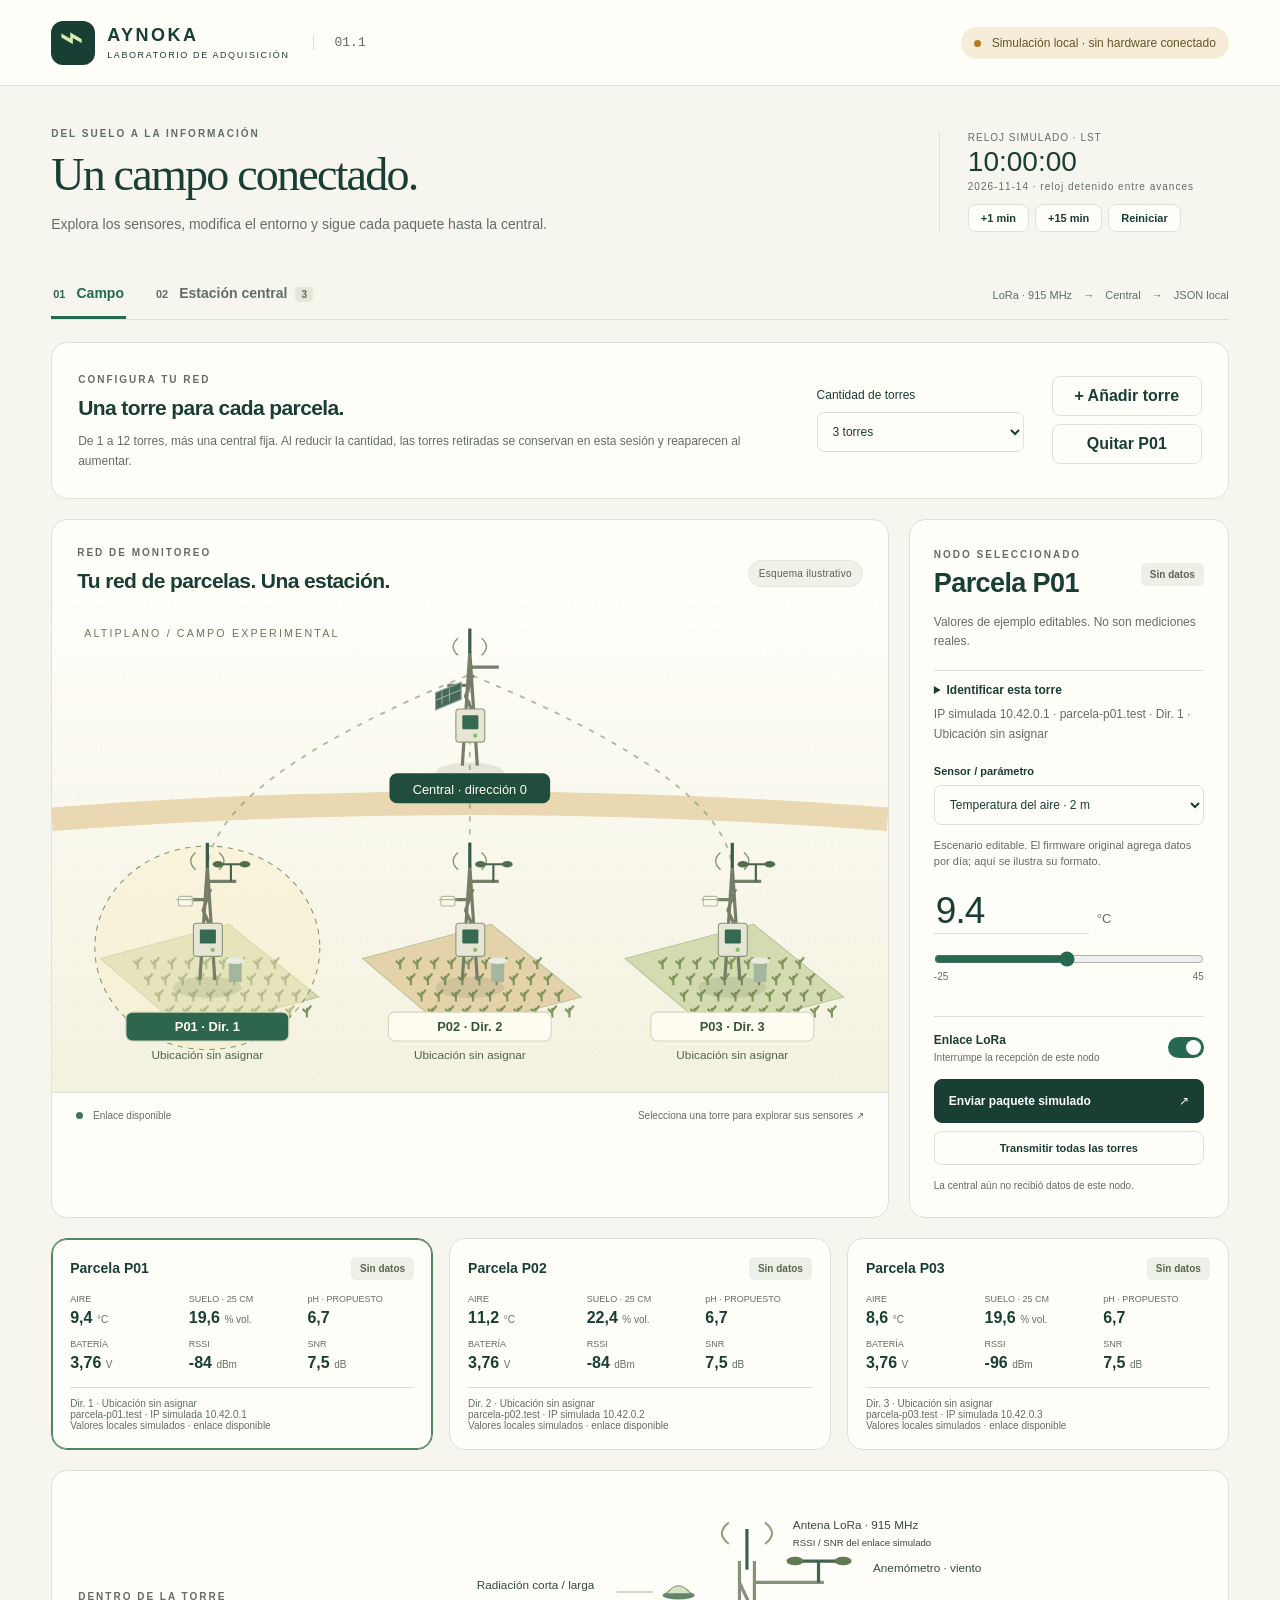
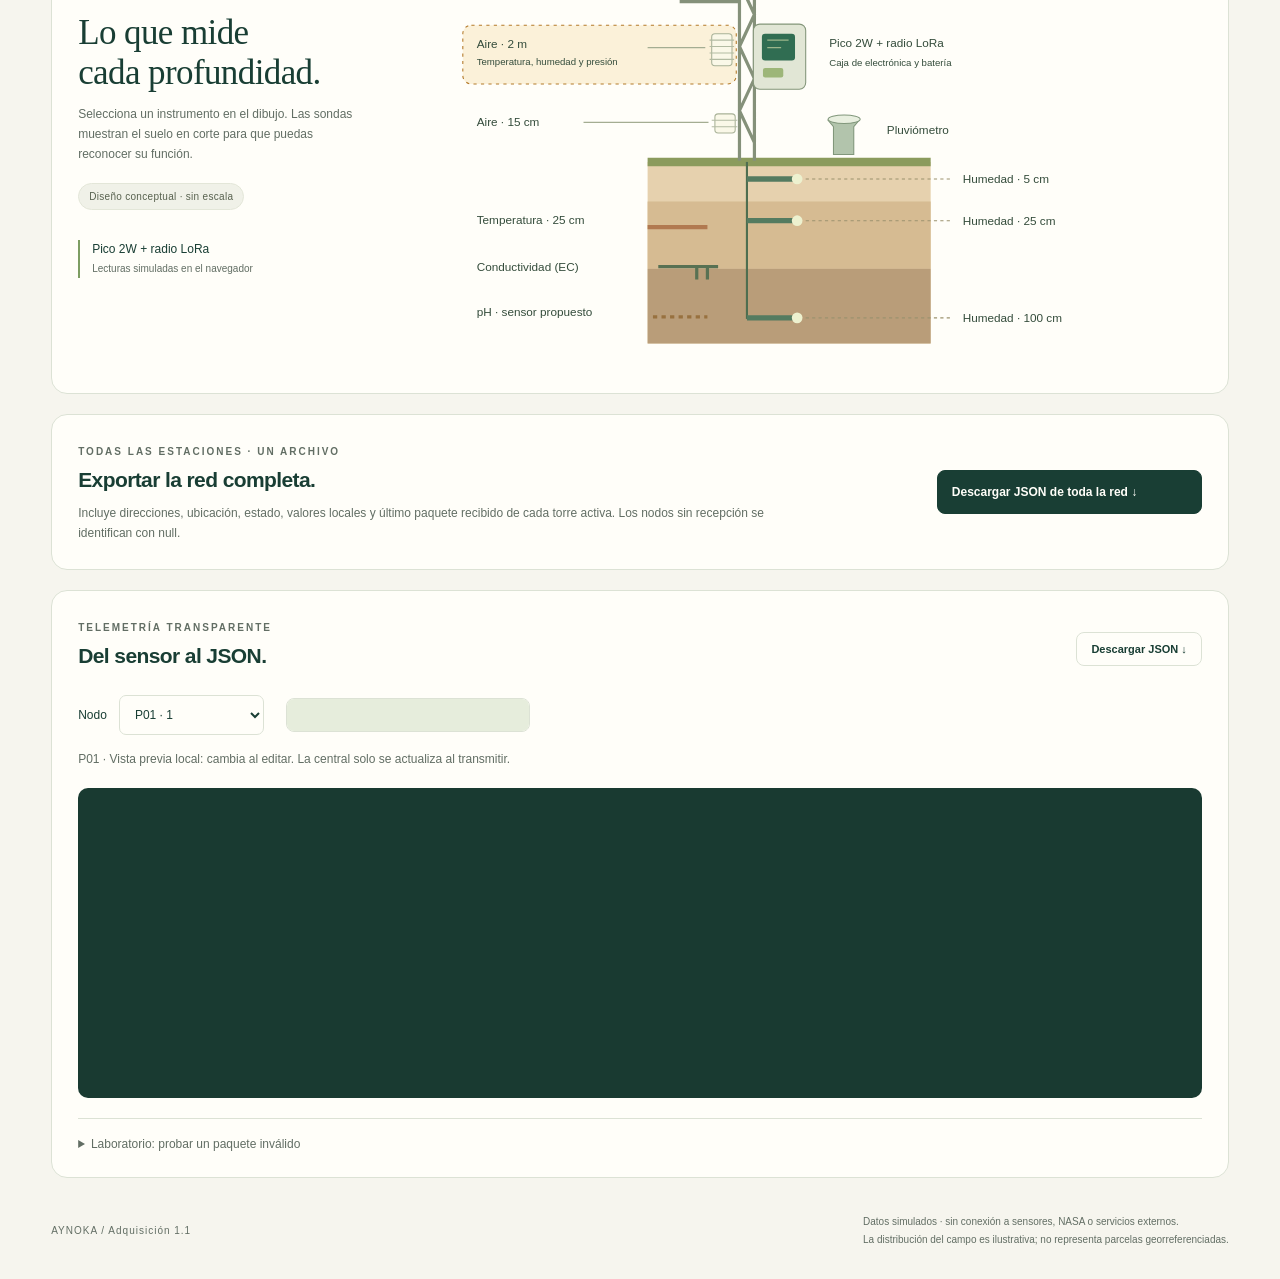
<file: adquisicion/index.html>
<!doctype html>
<html lang="es">
<head><meta charset="utf-8"><meta name="viewport" content="width=device-width,initial-scale=1"><meta name="theme-color" content="#174b3e"><title>Adquisición 1.1 · AYNOKA</title><link rel="stylesheet" href="styles.css"></head>
<body>
<header class="topbar"><a class="brand" href="index.html"><span class="brand-icon">⌁</span><span>AYNOKA<small>LABORATORIO DE ADQUISICIÓN</small></span></a><span class="version">01.1</span><div class="simulation"><i></i> Simulación local · sin hardware conectado</div></header>
<main>
<section class="intro"><div><div class="eyebrow">DEL SUELO A LA INFORMACIÓN</div><h1>Un campo conectado.</h1><p>Explora los sensores, modifica el entorno y sigue cada paquete hasta la central.</p></div><div class="clock"><span>RELOJ SIMULADO · LST</span><strong id="clock"></strong><small>14 NOV 2026 · inicio de la demostración</small><div><button data-advance="1">+1 min</button><button data-advance="15">+15 min</button><button id="reset" title="Restablecer todos los valores de ejemplo">Reiniciar</button></div></div></section>
<div class="navigation"><nav aria-label="Vistas"><button class="tab active" data-tab="field" aria-pressed="true">01 <span>Campo</span></button><button class="tab" data-tab="central" aria-pressed="false">02 <span>Estación central</span><span id="alert-count" class="count">0</span></button></nav><span class="network-note">LoRa · 915 MHz <span>→</span> Central <span>→</span> JSON local</span></div>
<section id="field-view">
<section class="panel network-config"><div><span class="eyebrow">CONFIGURA TU RED</span><h2>Una torre para cada parcela.</h2><p class="muted">De 1 a 12 torres, más una central fija. Al reducir la cantidad, las torres retiradas se conservan en esta sesión y reaparecen al aumentar.</p></div><label>Cantidad de torres<select id="tower-count" aria-label="Cantidad de torres"></select></label><div class="tower-actions"><button id="add-tower">+ Añadir torre</button><button id="remove-tower">Quitar seleccionada</button></div></section>
<div class="workspace"><section class="map-panel"><div class="panel-heading"><div><span class="eyebrow">RED DE MONITOREO</span><h2>Tu red de parcelas. Una estación.</h2></div><span class="pill">Esquema ilustrativo</span></div><div id="map" class="map"></div><div class="map-footer"><span><i class="dot"></i> Enlace disponible</span><span>Selecciona una torre para explorar sus sensores ↗</span></div></section>
<aside class="editor"><div class="editor-heading"><div><span class="eyebrow">NODO SELECCIONADO</span><h2 id="node-title"></h2></div><span id="node-status" class="status"></span></div><p class="muted">Valores de ejemplo editables. No son mediciones reales.</p><details class="identity"><summary>Identificar esta torre</summary><label class="field-label" for="station-address">Dirección lógica única (1–65535)</label><input id="station-address" type="number" min="1" max="65535" step="1"><label class="field-label" for="station-zone">Zona de estudio AYNOKA</label><select id="station-zone"><option value="">Sin asignar</option><option value="patacamaya_01">Patacamaya · Aroma</option><option value="viacha_01">Viacha · Ingavi</option></select><label class="field-label" for="station-location">Nombre del lugar / referencia</label><input id="station-location" maxlength="80" placeholder="Ej.: Viacha · parcela norte"><label class="field-label" for="station-point">Ubicación en el mapa</label><input id="station-point" placeholder="Latitud, longitud o enlace de Google Maps"><a id="maps-open" target="_blank" rel="noopener noreferrer">Buscar lugar en Google Maps ↗</a><p class="muted">Copia las coordenadas del marcador o pega su enlace completo. El nombre del lugar identifica la IP simulada de esta torre.</p><button id="save-identity" class="secondary">Guardar identificación</button><p id="identity-error" class="error" role="alert"></p></details><p id="identity-caption" class="muted"></p><label class="field-label" for="sensor-select">Sensor / parámetro</label><select id="sensor-select"></select><div id="sensor-info" class="sensor-info"></div><div class="value-edit"><input id="sensor-value" type="number" aria-label="Valor del sensor"><span id="sensor-unit"></span></div><input id="sensor-range" type="range" aria-label="Ajustar valor del sensor"><div class="range-labels"><span id="range-min"></span><span id="range-max"></span></div><div id="edit-error" class="error" role="alert"></div><div class="link-switch"><div><strong>Enlace LoRa</strong><small>Interrumpe la recepción de este nodo</small></div><label class="switch"><input id="link-enabled" type="checkbox" aria-label="Enlace LoRa disponible"><span></span></label></div><button id="send" class="primary">Enviar paquete simulado <span>↗</span></button><button id="send-all" class="secondary">Transmitir todas las torres</button><div id="receipt-note" class="receipt-note"></div></aside></div>
<div id="node-cards" class="node-cards"></div>
<section class="anatomy panel"><div class="anatomy-text"><span class="eyebrow">DENTRO DE LA TORRE</span><h2>Lo que mide<br>cada profundidad.</h2><p>Selecciona un instrumento en el dibujo. Las sondas muestran el suelo en corte para que puedas reconocer su función.</p><span class="pill">Diseño conceptual · sin escala</span><div class="hardware-label">Pico 2W + radio LoRa<br><small>Lecturas simuladas en el navegador</small></div></div><div id="tower-detail"></div></section>
</section>
<section id="central-view" hidden><div class="central-summary"><div class="panel central-intro"><span class="eyebrow">ESTACIÓN RECEPTORA</span><h2>El punto de encuentro.</h2><p>La central (dirección 0) conserva el último paquete válido de cada nodo. Un envío rechazado no sustituye la información anterior.</p><div class="central-chips"><span class="pill">Pico 2W · conceptual</span><span class="pill">Wi-Fi · simulado</span></div></div><div class="panel stat"><span>NODOS CON DATOS RECIENTES</span><strong id="online-count"></strong><small>Paquete válido recibido hace ≤15 min</small></div><div class="panel stat"><span>CONDICIONES ACTIVAS</span><strong id="active-count"></strong><small>Umbrales ilustrativos, no agronómicos</small></div></div><section class="panel"><div class="panel-heading"><h2>Recepción por parcela</h2><button id="central-send" class="secondary">Transmitir todas las torres ↗</button></div><div class="table-scroll"><table><thead><tr><th>Nodo</th><th>Último paquete válido</th><th>Antigüedad</th><th>RSSI / SNR recibidos</th><th>Estado</th></tr></thead><tbody id="receipts"></tbody></table></div></section><div class="central-columns"><section class="panel"><span class="eyebrow">REGLAS DE LA DEMOSTRACIÓN</span><h2>Umbrales de alerta</h2><p class="muted">Se evalúan sobre el último paquete recibido; no sobre una edición pendiente.</p><div id="thresholds"></div><p class="muted">Sin datos: más de 15 minutos sin un paquete válido. Los límites son editables y no representan recomendaciones de cultivo.</p></section><section class="panel"><div class="panel-heading"><div><span class="eyebrow">EVENTOS DE LA CENTRAL</span><h2>Registro de alertas</h2></div><span class="pill">Últimos 60 eventos</span></div><div id="events" class="events" aria-live="polite"></div></section></div></section>
<section class="panel export-panel"><div><span class="eyebrow">TODAS LAS ESTACIONES · UN ARCHIVO</span><h2>Exportar la red completa.</h2><p class="muted">Incluye direcciones, ubicación, estado, valores locales y último paquete recibido de cada torre activa. Los nodos sin recepción se identifican con null.</p></div><button id="download-network" class="primary">Descargar JSON de toda la red ↓</button></section><section class="panel json-section"><div class="panel-heading"><div><span class="eyebrow">TELEMETRÍA TRANSPARENTE</span><h2>Del sensor al JSON.</h2></div><button id="download" class="secondary">Descargar JSON ↓</button></div><div class="json-toolbar"><label>Nodo <select id="json-node"><option>P01</option><option>P02</option><option>P03</option></select></label><div class="segmented"><button id="preview-mode" aria-pressed="true">Vista previa editable</button><button id="received-mode" aria-pressed="false">Último recibido</button></div></div><p id="json-caption" class="muted"></p><pre id="json-output" tabindex="0" aria-label="JSON del nodo seleccionado"></pre><details class="fault-test"><summary>Laboratorio: probar un paquete inválido</summary><p>Envía este texto a la validación local. Se exige el formato del simulador y se conserva el último paquete válido si falla.</p><textarea id="raw-json" rows="4" aria-label="Paquete JSON de prueba" spellcheck="false">{"type": "Feature", "properties":</textarea><button id="invalid-send" class="secondary">Probar recepción del texto</button><p id="raw-result" role="status"></p></details></section>
<footer><strong>AYNOKA / Adquisición 1.1</strong><span>Datos simulados · sin conexión a sensores, NASA o servicios externos.<br>La distribución del campo es ilustrativa; no representa parcelas georreferenciadas.</span></footer>
</main><div id="toast" class="toast" role="status"></div><script src="model.js"></script><script src="app.js"></script>
</body></html>
</file>
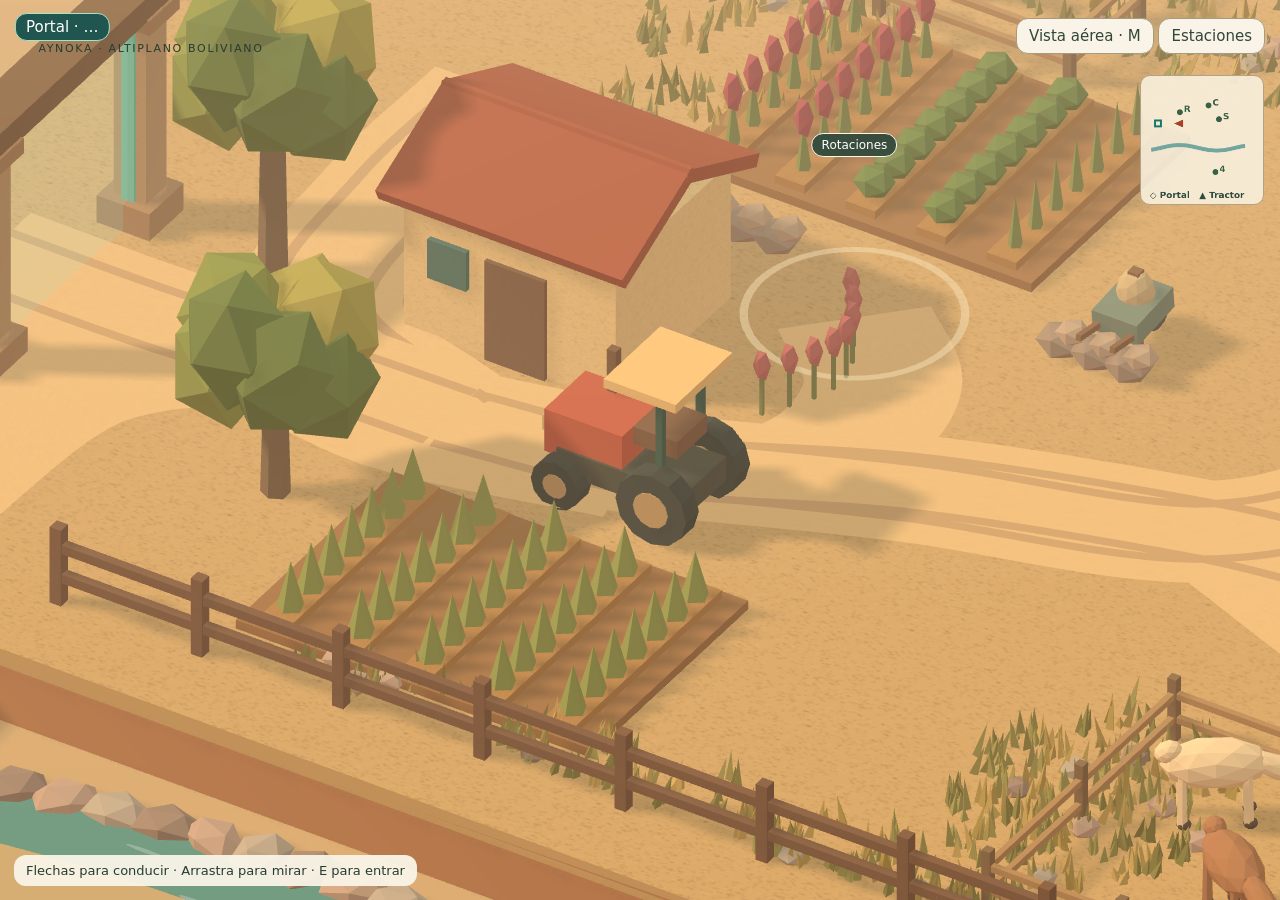
<file: mundo/index.html>
<!doctype html>
<html lang="es"><meta charset="utf-8"><meta name="viewport" content="width=device-width,initial-scale=1"><title>Recorrido del Altiplano</title>
<style>
*{box-sizing:border-box}body{margin:0;color:#263c31;font:15px system-ui,sans-serif}main{height:clamp(370px,52vw,520px);position:relative;overflow:hidden;border-radius:20px;background:linear-gradient(#e8cdb3,#efdcb0)}canvas{display:block;width:100%;height:100%}button{font:inherit;cursor:pointer;color:inherit}#caption,#hint,#touch,#action{position:absolute}#caption{top:16px;left:18px;pointer-events:none}small{font-size:11px;letter-spacing:.15em;text-transform:uppercase}h1{font:normal clamp(25px,5vw,42px) Georgia,serif;margin:2px 0}#hint{bottom:14px;left:14px;background:#faf6e9ef;border-radius:12px;padding:8px 12px;font-size:13px;max-width:60%}#touch{right:12px;bottom:12px;display:grid;grid-template-columns:repeat(3,38px);gap:3px}#touch button,#action{border:0;background:#263c31;color:#fff;border-radius:9px;padding:7px;touch-action:none}#action{left:15px;bottom:72px;background:#a04424;font-weight:600}#markers button{position:absolute;transform:translate(-50%,-100%);border:1px solid #fdf7eb;background:#334a3df2;color:white;padding:4px 9px;border-radius:12px;font-size:12px;white-space:nowrap}#markers button[aria-current=true]{background:#a04424}button:focus-visible,canvas:focus-visible{outline:3px solid #007bbb;outline-offset:-3px}

main{height:100dvh;border-radius:0}#caption{top:clamp(16px,3vw,40px);left:clamp(16px,3vw,40px)}
#menu{position:absolute;top:18px;right:15px;z-index:2;text-align:right}
#menu button{background:#faf4e8;color:#304639;border:1px solid #a59b7f;border-radius:12px;padding:8px 12px}
#destinos{margin-top:6px;display:grid;gap:4px}#destinos[hidden],#touch[hidden]{display:none}
@media(max-width:520px){#menu{top:12px;bottom:auto}#caption h1{font-size:28px}}
#markers button.cerca{background:#744423;border-color:#ffd781}
#action{left:50%;bottom:25px;transform:translateX(-50%);padding:12px 22px;background:#384434;color:#fff5db;border:2px solid #f5cf84;border-radius:30px;box-shadow:0 4px 18px #42372542}
@media(max-width:700px){#action{bottom:270px;left:14px;transform:none}}
@media(pointer:fine){#touch{display:none}}
#touch{bottom:calc(108px + env(safe-area-inset-bottom));right:16px;grid-template-columns:repeat(3,52px);gap:5px;z-index:4}
#touch button{width:52px;height:52px;padding:0;font-size:20px;box-shadow:0 3px 10px #1c2b2540}
@media(max-width:520px){#hint{max-width:48%;font-size:11px}#touch{right:12px}}
#mini{position:absolute;right:16px;top:75px;width:124px;height:130px;background:#f8efdbe8;border:1px solid #b4a185;border-radius:10px;pointer-events:none}#viaje{position:absolute;left:50%;top:16px;transform:translateX(-50%);background:#23453e;color:white;border-radius:18px;padding:8px 14px;pointer-events:none}#viaje:empty{display:none}#portalLabel{position:absolute;transform:translate(-50%,-100%);background:#215650;color:white;border:1px solid #a1e5c5;border-radius:12px;padding:4px 10px;pointer-events:none;white-space:nowrap}
@media(max-width:650px){#mini{width:92px;height:97px;top:95px;right:8px}#viaje{top:110px}}
#transicion{position:absolute;inset:0;display:grid;place-items:center;background:#ede2cb;color:#394f40;font:clamp(28px,5vw,62px) Georgia,serif;opacity:0;visibility:hidden;transition:opacity .4s ease,visibility 0s .4s;z-index:5;pointer-events:none}
#transicion.visible{visibility:visible;opacity:1;transition-delay:0s;pointer-events:auto}
@media(prefers-reduced-motion:reduce){#transicion{transition:none}}
</style>
<main><canvas tabindex="0" aria-label="Conduce el tractor con las flechas. Pulsa E cerca de una estación."></canvas><div id="caption"><small>AYNOKA · Altiplano boliviano</small><h1></h1></div><canvas id="mini" width="248" height="260" aria-label="Plano de la finca con las estaciones, el portal y tu tractor"></canvas><div id="viaje" role="status"></div><div id="portalLabel" hidden></div><nav id="markers" aria-label="Estaciones"></nav><div id="menu"><button id="overview" aria-pressed="false">Vista aérea · M</button> <button id="openmenu" aria-expanded="false">Estaciones</button><div id="destinos" hidden></div></div><div id="hint">Flechas para conducir · Arrastra para mirar · E para entrar</div><button id="action" hidden></button><div id="touch" aria-label="Conducir"><span></span><button data-key="ArrowUp" aria-label="Avanzar">▲</button><span></span><button data-key="ArrowLeft" aria-label="Girar a la izquierda">◀</button><button data-key="ArrowDown" aria-label="Retroceder">▼</button><button data-key="ArrowRight" aria-label="Girar a la derecha">▶</button></div><div id="transicion" aria-hidden="true"></div></main>
<script>
const send=(type,payload={})=>parent.postMessage({isStreamlitMessage:true,type:'streamlit:'+type,...payload},'*');
const resize=()=>send('setFrameHeight',{height:window.innerHeight});
window.addEventListener('message',e=>{if(e.source!==parent||e.data.type!=='streamlit:render')return; window.farmArgs=e.data.args;document.querySelector('h1').textContent=farmArgs.localidad;window.dispatchEvent(new Event('farmrender'));resize()});
window.viajar=destino=>send("setComponentValue",{value:{tipo:"viaje",destino,token:Date.now()},dataType:"json"});
window.visitFarm=name=>{
 window.dispatchEvent(new CustomEvent('farmenter',{detail:name}));
 send('setComponentValue',{value:{name,token:Date.now()},dataType:'json'});
};
const destinos=document.querySelector('#destinos'), menu=document.querySelector('#openmenu');
for(const name of ['Rotaciones','Estación climática','Sensor de suelo','Aplicación del agricultor']){
 const b=document.createElement('button'); b.textContent=name;
 b.onclick=()=>{menu.click();visitFarm(name)};destinos.append(b);
}
menu.onclick=()=>{destinos.hidden=!destinos.hidden;menu.setAttribute('aria-expanded',String(!destinos.hidden))};
new ResizeObserver(resize).observe(document.querySelector('main'));send('componentReady',{apiVersion:1});
</script><script type="module" src="./escena.js"></script></html>
</file>
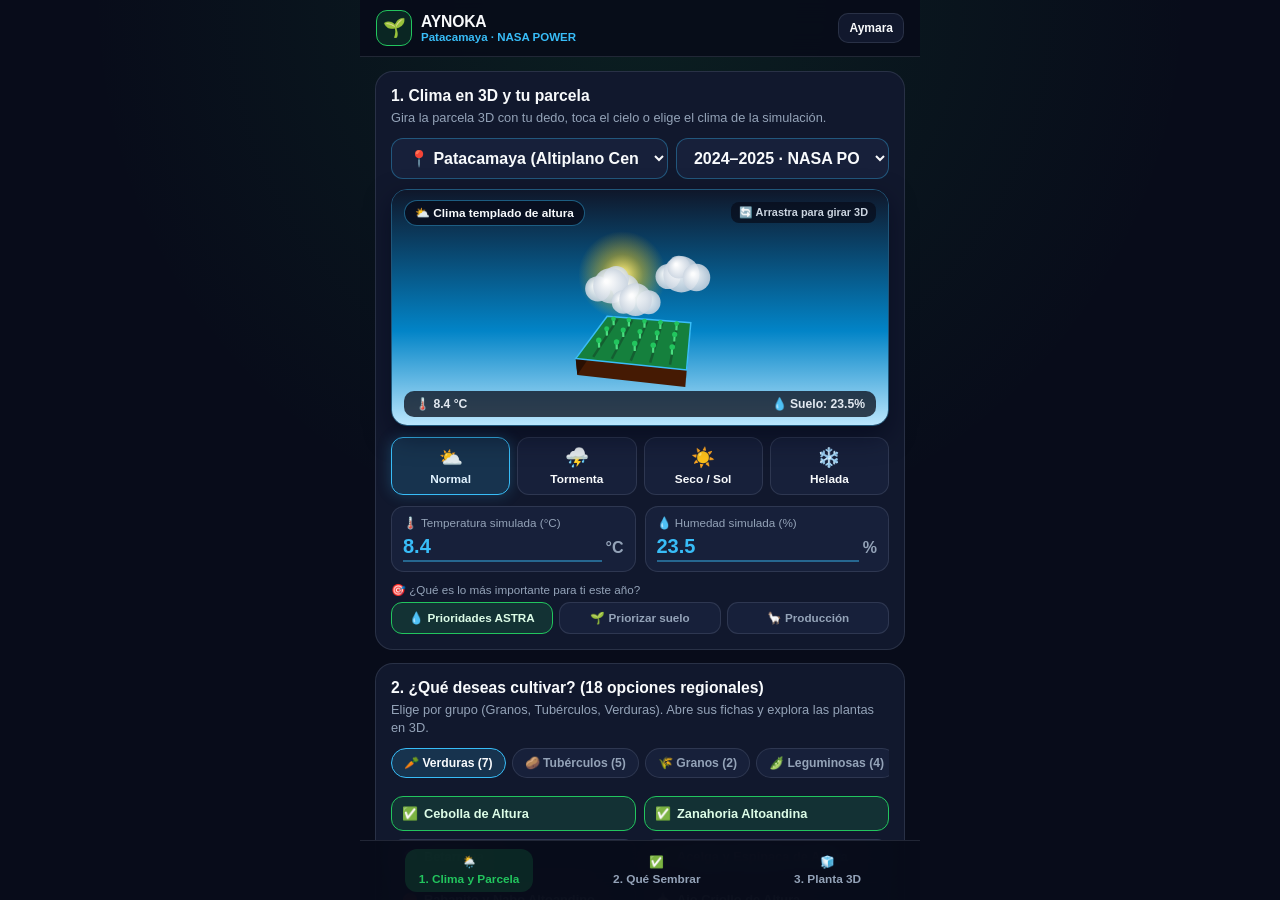
<file: android-build/app/src/main/assets/index.html>
<!DOCTYPE html>
<html lang="es">
<head>
  <meta charset="UTF-8" />
  <meta name="viewport" content="width=device-width, initial-scale=1, viewport-fit=cover, interactive-widget=resizes-content" />
  <meta name="theme-color" media="(prefers-color-scheme: light)" content="#080c1a" />
  <meta name="theme-color" media="(prefers-color-scheme: dark)" content="#080c1a" />
  <meta name="color-scheme" content="dark" />
  <meta name="apple-mobile-web-app-capable" content="yes" />
  <meta name="apple-mobile-web-app-status-bar-style" content="black-translucent" />
  <meta name="apple-mobile-web-app-title" content="AYNOKA" />
  <title>AYNOKA • ASTABLES AGRO 3D</title>
  <style>
    :root {
      --bg: #080c1a;
      --surface: #11182d;
      --surface-soft: #17203a;
      --border: rgba(148, 163, 184, 0.18);
      --accent: #22c55e;
      --accent-soft: rgba(34, 197, 94, 0.14);
      --cyan: #38bdf8;
      --purple: #7c3aed;
      --amber: #f59e0b;
      --red: #f43f5e;
      --text: #f8fafc;
      --muted: #94a3b8;
      --ease: cubic-bezier(0.22, 1, 0.36, 1);
    }

    * { box-sizing: border-box; }

    html {
      -webkit-tap-highlight-color: transparent;
      -webkit-text-size-adjust: 100%;
      overscroll-behavior: none;
      background: var(--bg);
      color: var(--text);
      font-family: -apple-system, BlinkMacSystemFont, 'Plus Jakarta Sans', 'Segoe UI', Roboto, sans-serif;
    }

    body {
      margin: 0;
      padding: 0;
      overscroll-behavior: none;
      background: radial-gradient(circle at 50% 0%, rgba(34, 197, 94, 0.10), transparent 50%), var(--bg);
      min-height: 100dvh;
    }

    input, select, textarea {
      font-size: 16px;
      font-family: inherit;
      color: var(--text);
    }

    button, [role="button"], .chip, .weather-btn, .nav-item, .cat-pill, .prio-pill {
      touch-action: manipulation;
      user-select: none;
      -webkit-user-select: none;
      -webkit-touch-callout: none;
    }

    .app-shell {
      display: flex;
      flex-direction: column;
      height: 100dvh;
      max-width: 560px;
      margin: 0 auto;
    }

    .topbar {
      padding: calc(10px + env(safe-area-inset-top, 0px)) 16px 10px 16px;
      background: rgba(8, 12, 26, 0.92);
      backdrop-filter: blur(12px);
      border-bottom: 1px solid var(--border);
      display: flex;
      justify-content: space-between;
      align-items: center;
      gap: 8px;
      z-index: 20;
    }

    .brand {
      display: flex;
      align-items: center;
      gap: 9px;
      min-width: 0;
    }

    .brand-icon {
      width: 36px;
      height: 36px;
      border-radius: 11px;
      background: var(--accent-soft);
      border: 1.5px solid var(--accent);
      display: flex;
      align-items: center;
      justify-content: center;
      font-size: 1.15rem;
      flex-shrink: 0;
    }

    .brand-name {
      font-weight: 800;
      font-size: 0.98rem;
      letter-spacing: -0.01em;
      white-space: nowrap;
      overflow: hidden;
      text-overflow: ellipsis;
    }

    .brand-tag {
      font-size: 0.72rem;
      color: var(--cyan);
      font-weight: 600;
      white-space: nowrap;
      overflow: hidden;
      text-overflow: ellipsis;
    }

    .topbar-actions {
      display: flex;
      align-items: center;
      gap: 6px;
      flex-shrink: 0;
    }

    .btn-gear {
      background: var(--surface);
      border: 1px solid var(--border);
      color: var(--text);
      border-radius: 10px;
      padding: 7px 10px;
      font-size: 0.75rem;
      font-weight: 700;
      cursor: pointer;
      display: flex;
      align-items: center;
      gap: 4px;
    }
    .btn-gear:active { transform: scale(0.95); }

    .content-scroll {
      flex: 1;
      overflow-y: auto;
      overscroll-behavior: contain;
      padding: 14px 15px calc(92px + env(safe-area-inset-bottom, 0px)) 15px;
    }

    .screen {
      display: none;
      animation: fadeIn 0.2s var(--ease);
    }
    .screen.active { display: block; }

    @keyframes fadeIn {
      from { opacity: 0; transform: translateY(5px); }
      to { opacity: 1; transform: translateY(0); }
    }

    .card {
      background: var(--surface);
      border: 1px solid var(--border);
      border-radius: 18px;
      padding: 15px;
      margin-bottom: 13px;
    }

    .step-title {
      font-size: 0.98rem;
      font-weight: 800;
      margin: 0 0 4px 0;
    }

    .step-hint {
      font-size: 0.8rem;
      color: var(--muted);
      margin: 0 0 11px 0;
      line-height: 1.4;
    }

    .select-clean {
      width: 100%;
      background: var(--surface-soft);
      border: 1.5px solid rgba(56, 189, 248, 0.35);
      border-radius: 12px;
      padding: 10px 13px;
      font-weight: 600;
      outline: none;
    }

    /* ======================================================================
       DIORAMA METEOROLÓGICO 3D INTERACTIVO (Nubes, Tormenta, Sequía, Helada)
       ====================================================================== */
    .weather-stage-box {
      position: relative;
      border-radius: 16px;
      overflow: hidden;
      border: 1.5px solid rgba(56, 189, 248, 0.38);
      margin-bottom: 11px;
      box-shadow: 0 10px 26px rgba(2, 6, 23, 0.55);
    }

    #weather-3d-canvas {
      width: 100%;
      height: 235px;
      display: block;
      touch-action: none;
      cursor: grab;
    }
    #weather-3d-canvas:active { cursor: grabbing; }

    .weather-hud-top {
      position: absolute;
      top: 10px;
      left: 12px;
      right: 12px;
      display: flex;
      justify-content: space-between;
      align-items: center;
      pointer-events: none;
    }

    .weather-badge {
      background: rgba(8, 12, 26, 0.82);
      backdrop-filter: blur(8px);
      border: 1px solid rgba(56, 189, 248, 0.45);
      color: #f8fafc;
      font-size: 0.74rem;
      font-weight: 800;
      padding: 5px 10px;
      border-radius: 999px;
    }

    .weather-touch-hint {
      background: rgba(8, 12, 26, 0.72);
      color: #cbd5e1;
      font-size: 0.68rem;
      font-weight: 600;
      padding: 4px 8px;
      border-radius: 8px;
    }

    .weather-hud-bottom {
      position: absolute;
      bottom: 8px;
      left: 12px;
      right: 12px;
      display: flex;
      justify-content: space-between;
      align-items: center;
      pointer-events: none;
      font-size: 0.76rem;
      font-weight: 700;
      color: #e2e8f0;
      background: rgba(8, 12, 26, 0.76);
      backdrop-filter: blur(6px);
      padding: 6px 11px;
      border-radius: 10px;
    }

    .weather-modes-grid {
      display: grid;
      grid-template-columns: repeat(4, 1fr);
      gap: 7px;
      margin-bottom: 11px;
    }

    .weather-btn {
      background: var(--surface-soft);
      border: 1.5px solid var(--border);
      border-radius: 12px;
      padding: 8px 4px;
      color: var(--text);
      font-size: 0.74rem;
      font-weight: 700;
      display: flex;
      flex-direction: column;
      align-items: center;
      gap: 3px;
      cursor: pointer;
      transition: transform 100ms var(--ease), border-color 120ms, background 120ms;
    }
    .weather-btn span.w-emo { font-size: 1.2rem; }
    .weather-btn:active { transform: scale(0.95); }
    .weather-btn.active {
      background: rgba(56, 189, 248, 0.16);
      border-color: var(--cyan);
      color: #e0f2fe;
      box-shadow: 0 0 14px rgba(56, 189, 248, 0.25);
    }

    .sensor-pair {
      display: grid;
      grid-template-columns: 1fr 1fr;
      gap: 9px;
      margin-bottom: 11px;
    }

    .reading-card {
      background: var(--surface-soft);
      border: 1px solid var(--border);
      border-radius: 13px;
      padding: 9px 11px;
    }

    .reading-label {
      font-size: 0.73rem;
      color: var(--muted);
      margin-bottom: 3px;
    }

    .reading-input-wrap {
      display: flex;
      align-items: baseline;
      gap: 4px;
    }

    .reading-input {
      width: 100%;
      background: transparent;
      border: none;
      border-bottom: 2px solid rgba(56, 189, 248, 0.45);
      font-size: 1.25rem;
      font-weight: 800;
      color: var(--cyan);
      padding: 2px 0;
      outline: none;
    }

    /* Prioridad simple (Esencia del motor MCDA de Rudy sin abrumar) */
    .prio-row {
      display: grid;
      grid-template-columns: repeat(3, 1fr);
      gap: 6px;
    }

    .prio-pill {
      background: var(--surface-soft);
      border: 1.5px solid var(--border);
      border-radius: 11px;
      padding: 8px 6px;
      color: var(--muted);
      font-size: 0.73rem;
      font-weight: 700;
      text-align: center;
      cursor: pointer;
    }
    .prio-pill.active {
      background: rgba(34, 197, 94, 0.15);
      border-color: var(--accent);
      color: #dcfce7;
    }

    /* Pestañas de los 5 Grupos Alimentarios de Rudy */
    .cat-tabs {
      display: flex;
      gap: 6px;
      overflow-x: auto;
      padding-bottom: 8px;
      margin-bottom: 10px;
      scrollbar-width: none;
    }
    .cat-tabs::-webkit-scrollbar { display: none; }

    .cat-pill {
      background: var(--surface-soft);
      border: 1.5px solid var(--border);
      border-radius: 999px;
      padding: 7px 12px;
      color: var(--muted);
      font-size: 0.76rem;
      font-weight: 700;
      white-space: nowrap;
      cursor: pointer;
      flex-shrink: 0;
    }
    .cat-pill.active {
      background: rgba(56, 189, 248, 0.16);
      border-color: var(--cyan);
      color: #f8fafc;
    }

    .chips-wrap {
      display: grid;
      grid-template-columns: 1fr 1fr;
      gap: 8px;
    }

    .chip {
      background: var(--surface-soft);
      border: 1.5px solid var(--border);
      border-radius: 12px;
      padding: 9px 10px;
      font-size: 0.8rem;
      font-weight: 700;
      cursor: pointer;
      display: flex;
      align-items: center;
      gap: 6px;
      transition: transform 100ms var(--ease);
    }
    .chip:active { transform: scale(0.96); }
    .chip.selected {
      background: var(--accent-soft);
      border-color: var(--accent);
      color: #dcfce7;
    }

    .cta-btn {
      width: 100%;
      background: linear-gradient(90deg, #16a34a, #22c55e);
      color: #052e16;
      border: none;
      border-radius: 14px;
      padding: 13px 16px;
      font-size: 0.95rem;
      font-weight: 800;
      cursor: pointer;
      margin-top: 12px;
      box-shadow: 0 8px 22px rgba(34, 197, 94, 0.28);
      transition: transform 110ms var(--ease);
    }
    .cta-btn:active { transform: scale(0.97); }

    /* Pantalla 2: Plan recomendado + Dualidad Campo Abierto vs Carpa Solar */
    .hero-plan {
      background: linear-gradient(145deg, rgba(22, 163, 74, 0.22), var(--surface));
      border: 2px solid var(--accent);
      border-radius: 18px;
      padding: 16px;
      margin-bottom: 13px;
    }

    .plan-pill {
      display: inline-block;
      background: var(--accent);
      color: #052e16;
      font-size: 0.7rem;
      font-weight: 800;
      padding: 4px 10px;
      border-radius: 999px;
      margin-bottom: 7px;
    }

    .year-steps {
      display: grid;
      grid-template-columns: repeat(2, 1fr);
      gap: 7px;
      margin: 10px 0 4px 0;
    }

    .year-box {
      background: rgba(8, 12, 26, 0.65);
      border: 1px solid var(--border);
      border-radius: 11px;
      padding: 8px 10px;
    }

    .year-num {
      font-size: 0.69rem;
      color: var(--cyan);
      font-weight: 700;
    }

    .year-crop {
      font-size: 0.84rem;
      font-weight: 800;
      margin-top: 2px;
    }

    .veg-item {
      background: var(--surface-soft);
      border: 1px solid var(--border);
      border-radius: 14px;
      padding: 13px;
      margin-bottom: 10px;
    }

    .veg-header {
      display: flex;
      justify-content: space-between;
      align-items: center;
      gap: 8px;
      margin-bottom: 6px;
    }

    .veg-name {
      font-size: 0.93rem;
      font-weight: 800;
    }

    .tag-status {
      font-size: 0.7rem;
      font-weight: 800;
      padding: 4px 9px;
      border-radius: 999px;
      white-space: nowrap;
    }
    .tag-status.green { background: rgba(34, 197, 94, 0.2); color: #4ade80; }
    .tag-status.orange { background: rgba(245, 158, 11, 0.2); color: #fbbf24; }
    .tag-status.purple { background: rgba(124, 58, 237, 0.25); color: #c4b5fd; }

    /* Barras duales Campo Abierto vs Carpa Solar (Motor de Rudy) */
    .dual-bars {
      display: grid;
      grid-template-columns: 1fr 1fr;
      gap: 8px;
      margin: 8px 0;
      background: rgba(8, 12, 26, 0.55);
      padding: 8px 10px;
      border-radius: 10px;
    }

    .bar-col {
      font-size: 0.72rem;
    }

    .bar-track {
      height: 6px;
      background: rgba(148, 163, 184, 0.2);
      border-radius: 999px;
      overflow: hidden;
      margin-top: 4px;
    }

    .bar-fill {
      height: 100%;
      border-radius: 999px;
    }

    .meta-pills {
      display: flex;
      flex-wrap: wrap;
      gap: 6px;
      margin: 6px 0 8px 0;
      font-size: 0.73rem;
      color: #cbd5e1;
    }

    .meta-pill {
      background: rgba(56, 189, 248, 0.1);
      border: 1px solid rgba(56, 189, 248, 0.25);
      border-radius: 8px;
      padding: 3px 8px;
    }

    .veg-reason {
      font-size: 0.81rem;
      color: #cbd5e1;
      line-height: 1.42;
      margin: 4px 0 8px 0;
    }

    .btn-link-3d {
      background: rgba(56, 189, 248, 0.12);
      color: var(--cyan);
      border: 1px solid rgba(56, 189, 248, 0.35);
      border-radius: 9px;
      padding: 6px 11px;
      font-size: 0.75rem;
      font-weight: 700;
      cursor: pointer;
    }

    details.more-details {
      margin-top: 8px;
      font-size: 0.79rem;
      color: var(--muted);
    }
    details.more-details summary {
      cursor: pointer;
      color: var(--cyan);
      font-weight: 600;
    }

    #farmer-3d-canvas {
      width: 100%;
      height: 275px;
      background: radial-gradient(circle at 50% 42%, rgba(56, 189, 248, 0.15), #050813 76%);
      border-radius: 16px;
      border: 1px solid rgba(56, 189, 248, 0.32);
      display: block;
      touch-action: none;
    }

    .modal-backdrop {
      position: fixed;
      inset: 0;
      background: rgba(2, 6, 23, 0.82);
      backdrop-filter: blur(8px);
      display: none;
      align-items: center;
      justify-content: center;
      padding: 16px;
      z-index: 50;
    }
    .modal-backdrop.open { display: flex; }

    .modal-box {
      background: var(--surface);
      border: 1.5px solid var(--border);
      border-radius: 20px;
      padding: 20px;
      width: 100%;
      max-width: 420px;
      max-height: 90dvh;
      overflow-y: auto;
    }

    .bottom-bar {
      position: fixed;
      bottom: 0; left: 0; right: 0;
      background: rgba(8, 12, 26, 0.96);
      backdrop-filter: blur(14px);
      border-top: 1px solid var(--border);
      padding: 8px 12px calc(8px + env(safe-area-inset-bottom, 0px)) 12px;
      display: flex;
      justify-content: space-around;
      max-width: 560px;
      margin: 0 auto;
      z-index: 30;
    }

    .nav-item {
      background: transparent;
      border: none;
      color: var(--muted);
      display: flex;
      flex-direction: column;
      align-items: center;
      gap: 3px;
      font-size: 0.74rem;
      font-weight: 700;
      padding: 6px 14px;
      border-radius: 12px;
      cursor: pointer;
    }
    .nav-item.active {
      color: var(--accent);
      background: var(--accent-soft);
    }
  </style>
</head>
<body>
  <div class="app-shell">
    <!-- CABECERA CON PERFIL DE AGRICULTOR (Rama `usuario`) + CONEXIÓN WEB -->
    <header class="topbar">
      <div class="brand">
        <div class="brand-icon">🌱</div>
        <div style="min-width:0;">
          <div class="brand-name">AYNOKA</div>
          <div class="brand-tag" id="user-badge-top">👤 Productor Piloto • Patacamaya</div>
        </div>
      </div>
    <button id="btn-lang-toggle" type="button" class="btn-gear">Aymara</button></header>

    <main class="content-scroll">
      <!-- PANTALLA 1: CLIMA 3D INTERACTIVO + PARCELA + CATÁLOGO DE 18 CULTIVOS DE RUDY -->
      <section class="screen active" id="scr-parcela">
        <div class="card">
          <h2 class="step-title">1. Clima en 3D y tu parcela</h2>
          <p class="step-hint">Gira la parcela 3D con tu dedo, toca el cielo o elige el clima de la simulación.</p>

          <div style="display:grid; grid-template-columns: 1.3fr 1fr; gap:8px; margin-bottom: 10px;">
            <select id="inp-parcela" class="select-clean">
              <option value="patacamaya_01">📍 Patacamaya (Altiplano Central)</option>
              <option value="viacha_01">📍 Viacha (Altiplano Norte)</option>
            </select>
            <select id="inp-campana" class="select-clean" title="Campaña satelital NASA POWER"><option value="2024_2025">2024–2025 · NASA POWER</option></select>
          </div>

          <!-- DIORAMA 3D INTERACTIVO DEL CLIMA Y LA PARCELA -->
          <div class="weather-stage-box">
            <canvas id="weather-3d-canvas"></canvas>
            <div class="weather-hud-top">
              <span class="weather-badge" id="w3d-badge">⛅ Clima templado andino</span>
              <span class="weather-touch-hint" id="w3d-hint">Toca o gira en 3D</span>
            </div>
            <div class="weather-hud-bottom">
              <span id="w3d-temp-text">🌡️ 8.4 °C</span>
              <span id="w3d-soil-text">💧 Suelo: 23.5%</span>
            </div>
          </div>

          <!-- BOTONES DE CLIMA INTERACTIVOS -->
          <div class="weather-modes-grid">
            <button class="weather-btn active" data-weather="templado">
              <span class="w-emo">⛅</span>
              <span>Normal</span>
            </button>
            <button class="weather-btn" data-weather="tormenta">
              <span class="w-emo">⛈️</span>
              <span>Tormenta</span>
            </button>
            <button class="weather-btn" data-weather="sequia">
              <span class="w-emo">☀️</span>
              <span>Seco / Sol</span>
            </button>
            <button class="weather-btn" data-weather="helada">
              <span class="w-emo">❄️</span>
              <span>Helada</span>
            </button>
          </div>

          <!-- LECTURAS DEL SENSOR -->
          <div class="sensor-pair">
            <div class="reading-card">
              <div class="reading-label">🌡️ Temperatura simulada (°C)</div>
              <div class="reading-input-wrap">
                <input type="number" step="0.1" inputmode="decimal" id="inp-temp" class="reading-input" value="8.4" />
                <span style="color:var(--muted); font-weight:700;">°C</span>
              </div>
            </div>

            <div class="reading-card">
              <div class="reading-label">💧 Humedad simulada (%)</div>
              <div class="reading-input-wrap">
                <input type="number" step="0.5" inputmode="decimal" id="inp-hum" class="reading-input" value="23.5" />
                <span style="color:var(--muted); font-weight:700;">%</span>
              </div>
            </div>
          </div>

          <!-- PRIORIDAD DEL PRODUCTOR (Motor MCDA de Rudy) -->
          <div class="reading-label" style="margin-bottom:5px;">🎯 ¿Qué es lo más importante para ti este año?</div>
          <div class="prio-row">
            <button class="prio-pill active" data-goal="agua">💧 Prioridades ASTRA</button>
            <button class="prio-pill" data-goal="suelo">🌱 Priorizar suelo</button>
            <button class="prio-pill" data-goal="produccion">🦙 Producción</button>
          </div>
        </div>

        <!-- PASO 2: CATÁLOGO DE 18 OPCIONES DE RUDY POR CATEGORÍAS -->
        <div class="card">
          <h2 class="step-title">2. ¿Qué deseas cultivar? (18 opciones regionales)</h2>
          <p class="step-hint">Elige por grupo (Granos, Tubérculos, Verduras). Abre sus fichas y explora las plantas en 3D.</p>

          <div class="cat-tabs" id="cat-tabs-bar">
            <button class="cat-pill active" data-cat="verdura_hortaliza">🥕 Verduras (7)</button>
            <button class="cat-pill" data-cat="tuberculo_andino">🥔 Tubérculos (4)</button>
            <button class="cat-pill" data-cat="grano_andino">🌾 Granos (2)</button>
            <button class="cat-pill" data-cat="leguminosa_forraje">🫛 Leguminosas (5)</button>
          </div>

          <div class="chips-wrap" id="crops-chip-grid"></div>

          <button class="cta-btn" id="btn-ver-recomendacion">
            Ver sugerencia para mi parcela →
          </button>
        </div>
      </section>

      <!-- PANTALLA 2: QUÉ SEMBRAR (ROTACIÓN GANADORA + CAMPO ABIERTO VS CARPA SOLAR) -->
      <section class="screen" id="scr-plan">
        <div id="winner-summary-box"></div>

        <div class="card">
          <h2 class="step-title">Tus cultivos elegidos</h2>
          <p class="step-hint">Evaluados con el motor satelital NASA (CERES + MERRA-2) y la lectura de tu parcela:</p>
          <div id="chosen-vegetables-results"></div>
        </div>

        <details class="more-details" style="margin-bottom: 16px;">
          <summary>Ver las otras 2 opciones de rotación y límites científicos</summary>
          <div id="other-rotations-list" style="margin-top: 10px;"></div>
        </details>
      </section>

      <!-- PANTALLA 3: PLANTA EN 3D Y VARIEDADES RECOMENDADAS -->
      <section class="screen" id="scr-3d">
        <div class="card">
          <h2 class="step-title">Explora tu cultivo en 3D</h2>
          <p class="step-hint">Gira el modelo 3D con tu dedo y revisa sus variedades bolivianas y época de siembra.</p>

          <select id="select-3d-crop" class="select-clean" style="margin-bottom: 12px;"></select>

          <canvas id="farmer-3d-canvas"></canvas>

          <div id="farmer-3d-info" style="margin-top: 14px;"></div>
        </div>
      </section>
    </main>

    <!-- NAVEGACIÓN INFERIOR DE 3 PASOS CLAROS -->
    <nav class="bottom-bar">
      <button class="nav-item active" data-target="scr-parcela">
        <span>🌦️</span>
        <span>1. Clima y Parcela</span>
      </button>
      <button class="nav-item" data-target="scr-plan">
        <span>✅</span>
        <span>2. Qué Sembrar</span>
      </button>
      <button class="nav-item" data-target="scr-3d">
        <span>🧊</span>
        <span>3. Planta 3D</span>
      </button>
    </nav>
  </div>


  <script>
    const DB = {"inicial": "patacamaya_01", "regiones": {"patacamaya_01": {"nombre": "Patacamaya", "casos": {"agua": {"id": "rotacion_2", "nombre": "Secuencia Conservacionista Resiliente (Quinua -> Ca\u00f1ahua -> Tarwi/Haba)", "puntaje": 84, "pasos": ["A\u00f1o 1: Quinua (Chenopodium quinoa)", "A\u00f1o 2: Ca\u00f1ahua (Chenopodium pallidicaule)", "A\u00f1o 3: Tarwi / Haba (Lupinus mutabilis / Vicia faba)"], "motivo": "Alternativa recomendada (Secuencia Conservacionista Resiliente (Quinua -> Ca\u00f1ahua -> Tarwi/Haba)) con 84/100 pts (c\u00e1lculo exacto 84.08, superando por +4.11 pts a la siguiente opci\u00f3n). Criterios favorables donde obtuvo la mayor evaluaci\u00f3n: conservaci\u00f3n de agua (r=0.91, aporte=41.0 pts); producci\u00f3n agr\u00edcola/forrajera (r=0.87, aporte=17.4 pts). Criterios que redujeron su puntuaci\u00f3n relativa: recuperaci\u00f3n del suelo (r=0.73 vs 0.95 de la mejor en ese criterio). Influencia de prioridades del agricultor (agua=0.45, suelo=0.35, produccion=0.20): en el criterio prioritario de conservaci\u00f3n de agua (w=0.45) alcanz\u00f3 r=0.91. Diagn\u00f3stico agroclim\u00e1tico: Precipitaci\u00f3n acumulada (717.2 mm) cubre satisfactoriamente la demanda de la secuencia. Incluye leguminosa altoandina (tarwi/haba) que repone nitr\u00f3geno parcialmente en el tercer a\u00f1o.", "pesos": [45, 35, 20], "alternativas": ["Secuencia Intensiva Tradicional (Papa -> Quinua -> Cebada) \u00b7 53/100", "Secuencia Regenerativa Suelo-Forraje (Cebada+Vicia -> Tarwi -> Cobertura/Descanso Mejorado) \u00b7 80/100"]}, "suelo": {"id": "rotacion_3", "nombre": "Secuencia Regenerativa Suelo-Forraje (Cebada+Vicia -> Tarwi -> Cobertura/Descanso Mejorado)", "puntaje": 95, "pasos": ["A\u00f1o 1: Asociaci\u00f3n Cebada + Vicia forrajera (Hordeum vulgare + Vicia sativa)", "A\u00f1o 2: Tarwi (Lupinus mutabilis)", "A\u00f1o 3: Cobertura vegetal protectora / Descanso mejorado con leguminosa"], "motivo": "Alternativa recomendada (Secuencia Regenerativa Suelo-Forraje (Cebada+Vicia -> Tarwi -> Cobertura/Descanso Mejorado)) con 95/100 pts (c\u00e1lculo exacto 95.25, superando por +21.75 pts a la siguiente opci\u00f3n). Criterios favorables donde obtuvo la mayor evaluaci\u00f3n: recuperaci\u00f3n del suelo (r=0.95, aporte=95.2 pts). Criterios que redujeron su puntuaci\u00f3n relativa: conservaci\u00f3n de agua (r=0.76 vs 0.91 de la mejor en ese criterio); producci\u00f3n agr\u00edcola/forrajera (r=0.62 vs 0.87 de la mejor en ese criterio). Influencia de prioridades del agricultor (agua=0.00, suelo=1.00, produccion=0.00): en el criterio prioritario de recuperaci\u00f3n del suelo (w=1.00) alcanz\u00f3 r=0.95. Diagn\u00f3stico agroclim\u00e1tico: Precipitaci\u00f3n acumulada (717.2 mm) cubre satisfactoriamente la demanda de la secuencia. M\u00e1ximo aporte de fijaci\u00f3n biol\u00f3gica de nitr\u00f3geno (leguminosas en asociaci\u00f3n y rotaci\u00f3n) y cobertura antierosiva.", "pesos": [0, 100, 0], "alternativas": ["Secuencia Intensiva Tradicional (Papa -> Quinua -> Cebada) \u00b7 39/100", "Secuencia Conservacionista Resiliente (Quinua -> Ca\u00f1ahua -> Tarwi/Haba) \u00b7 74/100"]}, "produccion": {"id": "rotacion_2", "nombre": "Secuencia Conservacionista Resiliente (Quinua -> Ca\u00f1ahua -> Tarwi/Haba)", "puntaje": 87, "pasos": ["A\u00f1o 1: Quinua (Chenopodium quinoa)", "A\u00f1o 2: Ca\u00f1ahua (Chenopodium pallidicaule)", "A\u00f1o 3: Tarwi / Haba (Lupinus mutabilis / Vicia faba)"], "motivo": "Alternativa recomendada (Secuencia Conservacionista Resiliente (Quinua -> Ca\u00f1ahua -> Tarwi/Haba)) con 87/100 pts (c\u00e1lculo exacto 87.00, superando por +24.86 pts a la siguiente opci\u00f3n). Criterios favorables donde obtuvo la mayor evaluaci\u00f3n: conservaci\u00f3n de agua (r=0.91, aporte=0.0 pts); producci\u00f3n agr\u00edcola/forrajera (r=0.87, aporte=87.0 pts). Criterios que redujeron su puntuaci\u00f3n relativa: recuperaci\u00f3n del suelo (r=0.73 vs 0.95 de la mejor en ese criterio). Influencia de prioridades del agricultor (agua=0.00, suelo=0.00, produccion=1.00): en el criterio prioritario de producci\u00f3n agr\u00edcola/forrajera (w=1.00) alcanz\u00f3 r=0.87. Diagn\u00f3stico agroclim\u00e1tico: Precipitaci\u00f3n acumulada (717.2 mm) cubre satisfactoriamente la demanda de la secuencia. Incluye leguminosa altoandina (tarwi/haba) que repone nitr\u00f3geno parcialmente en el tercer a\u00f1o.", "pesos": [0, 0, 100], "alternativas": ["Secuencia Intensiva Tradicional (Papa -> Quinua -> Cebada) \u00b7 58/100", "Secuencia Regenerativa Suelo-Forraje (Cebada+Vicia -> Tarwi -> Cobertura/Descanso Mejorado) \u00b7 62/100"]}}, "periodo": "2024-09-01 \u2014 2025-04-30", "lluvia": 717.24, "heladas": 17, "fuente": "https://power.larc.nasa.gov/api/temporal/daily/point?parameters=PRECTOTCORR%2CT2M%2CT2M_MIN%2CT2M_MAX%2CRH2M&community=AG&longitude=-67.9167&latitude=-17.2333&start=20240901&end=20250430&format=JSON"}, "viacha_01": {"nombre": "Viacha", "casos": {"agua": {"id": "rotacion_2", "nombre": "Secuencia Conservacionista Resiliente (Quinua -> Ca\u00f1ahua -> Tarwi/Haba)", "puntaje": 83, "pasos": ["A\u00f1o 1: Quinua (Chenopodium quinoa)", "A\u00f1o 2: Ca\u00f1ahua (Chenopodium pallidicaule)", "A\u00f1o 3: Tarwi / Haba (Lupinus mutabilis / Vicia faba)"], "motivo": "Alternativa recomendada (Secuencia Conservacionista Resiliente (Quinua -> Ca\u00f1ahua -> Tarwi/Haba)) con 83/100 pts (c\u00e1lculo exacto 82.88, superando por +1.74 pts a la siguiente opci\u00f3n). Criterios favorables donde obtuvo la mayor evaluaci\u00f3n: conservaci\u00f3n de agua (r=0.91, aporte=41.0 pts). Criterios que redujeron su puntuaci\u00f3n relativa: recuperaci\u00f3n del suelo (r=0.73 vs 0.95 de la mejor en ese criterio); producci\u00f3n agr\u00edcola/forrajera (r=0.81 vs 0.92 de la mejor en ese criterio). Influencia de prioridades del agricultor (agua=0.45, suelo=0.35, produccion=0.20): en el criterio prioritario de conservaci\u00f3n de agua (w=0.45) alcanz\u00f3 r=0.91. Diagn\u00f3stico agroclim\u00e1tico: Precipitaci\u00f3n acumulada (811.6 mm) cubre satisfactoriamente la demanda de la secuencia. Incluye leguminosa altoandina (tarwi/haba) que repone nitr\u00f3geno parcialmente en el tercer a\u00f1o.", "pesos": [45, 35, 20], "alternativas": ["Secuencia Intensiva Tradicional (Papa -> Quinua -> Cebada) \u00b7 60/100", "Secuencia Regenerativa Suelo-Forraje (Cebada+Vicia -> Tarwi -> Cobertura/Descanso Mejorado) \u00b7 81/100"]}, "suelo": {"id": "rotacion_3", "nombre": "Secuencia Regenerativa Suelo-Forraje (Cebada+Vicia -> Tarwi -> Cobertura/Descanso Mejorado)", "puntaje": 95, "pasos": ["A\u00f1o 1: Asociaci\u00f3n Cebada + Vicia forrajera (Hordeum vulgare + Vicia sativa)", "A\u00f1o 2: Tarwi (Lupinus mutabilis)", "A\u00f1o 3: Cobertura vegetal protectora / Descanso mejorado con leguminosa"], "motivo": "Alternativa recomendada (Secuencia Regenerativa Suelo-Forraje (Cebada+Vicia -> Tarwi -> Cobertura/Descanso Mejorado)) con 95/100 pts (c\u00e1lculo exacto 95.25, superando por +21.75 pts a la siguiente opci\u00f3n). Criterios favorables donde obtuvo la mayor evaluaci\u00f3n: recuperaci\u00f3n del suelo (r=0.95, aporte=95.2 pts). Criterios que redujeron su puntuaci\u00f3n relativa: conservaci\u00f3n de agua (r=0.76 vs 0.91 de la mejor en ese criterio); producci\u00f3n agr\u00edcola/forrajera (r=0.68 vs 0.92 de la mejor en ese criterio). Influencia de prioridades del agricultor (agua=0.00, suelo=1.00, produccion=0.00): en el criterio prioritario de recuperaci\u00f3n del suelo (w=1.00) alcanz\u00f3 r=0.95. Diagn\u00f3stico agroclim\u00e1tico: Precipitaci\u00f3n acumulada (811.6 mm) cubre satisfactoriamente la demanda de la secuencia. M\u00e1ximo aporte de fijaci\u00f3n biol\u00f3gica de nitr\u00f3geno (leguminosas en asociaci\u00f3n y rotaci\u00f3n) y cobertura antierosiva.", "pesos": [0, 100, 0], "alternativas": ["Secuencia Intensiva Tradicional (Papa -> Quinua -> Cebada) \u00b7 39/100", "Secuencia Conservacionista Resiliente (Quinua -> Ca\u00f1ahua -> Tarwi/Haba) \u00b7 74/100"]}, "produccion": {"id": "rotacion_1", "nombre": "Secuencia Intensiva Tradicional (Papa -> Quinua -> Cebada)", "puntaje": 92, "pasos": ["A\u00f1o 1: Papa (Solanum tuberosum ssp. andigena)", "A\u00f1o 2: Quinua (Chenopodium quinoa)", "A\u00f1o 3: Cebada (Hordeum vulgare)"], "motivo": "Alternativa recomendada (Secuencia Intensiva Tradicional (Papa -> Quinua -> Cebada)) con 92/100 pts (c\u00e1lculo exacto 92.00, superando por +11.00 pts a la siguiente opci\u00f3n). Criterios favorables donde obtuvo la mayor evaluaci\u00f3n: producci\u00f3n agr\u00edcola/forrajera (r=0.92, aporte=92.0 pts). Criterios que redujeron su puntuaci\u00f3n relativa: conservaci\u00f3n de agua (r=0.62 vs 0.91 de la mejor en ese criterio); recuperaci\u00f3n del suelo (r=0.39 vs 0.95 de la mejor en ese criterio). Influencia de prioridades del agricultor (agua=0.00, suelo=0.00, produccion=1.00): en el criterio prioritario de producci\u00f3n agr\u00edcola/forrajera (w=1.00) alcanz\u00f3 r=0.92. Diagn\u00f3stico agroclim\u00e1tico: Precipitaci\u00f3n acumulada (811.6 mm) cubre satisfactoriamente la demanda de la secuencia. R\u00e9gimen t\u00e9rmico m\u00ednimo (T2M_MIN=-2.3 \u00b0C) compatible con el ciclo productivo.", "pesos": [0, 0, 100], "alternativas": ["Secuencia Conservacionista Resiliente (Quinua -> Ca\u00f1ahua -> Tarwi/Haba) \u00b7 81/100", "Secuencia Regenerativa Suelo-Forraje (Cebada+Vicia -> Tarwi -> Cobertura/Descanso Mejorado) \u00b7 68/100"]}}, "periodo": "2024-09-01 \u2014 2025-04-30", "lluvia": 811.63, "heladas": 5, "fuente": "https://power.larc.nasa.gov/api/temporal/daily/point?parameters=PRECTOTCORR%2CT2M%2CT2M_MIN%2CT2M_MAX%2CRH2M&community=AG&longitude=-68.3017&latitude=-16.6533&start=20240901&end=20250430&format=JSON"}}, "catalogo_rudy_27": [{"id_cultivo": "canahua_illimani", "grupo_alimentario": "grano_andino", "nombre_comun": "Ca\u00f1ahua (Ka\u00f1awa)", "nombre_cientifico": "Chenopodium pallidicaule", "ecotipos_sugeridos": ["Illimani", "Kullaka", "Sajsa", "Condoriri"], "rol_agronomico": "grano_resiliente", "precipitacion_min_mm": 150.0, "precipitacion_optima_min_mm": 250.0, "precipitacion_optima_max_mm": 550.0, "temperatura_minima_critica_c": -8.0, "dias_helada_max_tolerables": 65, "max_heladas_floracion_tolerables": 4.0, "max_dias_veranillo_tolerables": 22.0, "gdd_base4_minimo": 900.0, "radiacion_ceres_optima_mj_m2": 20.0, "humedad_radicular_min_pct": 35.0, "ventana_siembra_recomendada": "Octubre a primera quincena de Noviembre", "manejo_recomendado": "M\u00e1xima resistencia a heladas negras y sequ\u00eda; dejar rastrojo para proteger el suelo.", "fuente_documental": "Jacobsen et al. (2005); Tapia & Fries (2007, FAO)", "altitud_min": 3500, "altitud_max": 4350, "ph_min": 5.5, "ph_max": 8.2, "forma_3d": "planta_canahua", "color_primario": "#9a3412", "color_secundario": "#fb923c", "icono": "\ud83c\udf3e"}, {"id_cultivo": "quinua_altiplano", "grupo_alimentario": "grano_andino", "nombre_comun": "Quinua de Altiplano Norte/Centro", "nombre_cientifico": "Chenopodium quinoa", "ecotipos_sugeridos": ["Jacha Grano", "Kurmi", "Patacamaya", "Blanquita", "amarilla Marangani"], "rol_agronomico": "grano_resiliente", "precipitacion_min_mm": 220.0, "precipitacion_optima_min_mm": 320.0, "precipitacion_optima_max_mm": 650.0, "temperatura_minima_critica_c": -6.0, "dias_helada_max_tolerables": 45, "max_heladas_floracion_tolerables": 2.0, "max_dias_veranillo_tolerables": 18.0, "gdd_base4_minimo": 1100.0, "radiacion_ceres_optima_mj_m2": 20.5, "humedad_radicular_min_pct": 40.0, "ventana_siembra_recomendada": "Septiembre a Octubre (seg\u00fan humedad GWETTOP de inicio de lluvias)", "manejo_recomendado": "Evitar suelos anegables en campa\u00f1as > 700 mm (construir camellones o drenes).", "fuente_documental": "Geerts et al. (2006); Jacobsen et al. (2005)", "altitud_min": 3200, "altitud_max": 4150, "ph_min": 6.0, "ph_max": 8.5, "forma_3d": "panoja_quinua", "color_primario": "#881337", "color_secundario": "#e11d48", "icono": "\ud83c\udf3e"}, {"id_cultivo": "papa_amarga_luki", "grupo_alimentario": "tuberculo_andino", "nombre_comun": "Papa Amarga (para Chu\u00f1o/Tunta)", "nombre_cientifico": "Solanum juzepczukii / Solanum curtilobum", "ecotipos_sugeridos": ["Luk'i", "Choquepito", "Kaisalla", "Pi\u00f1aza"], "rol_agronomico": "cabecera_comercial", "precipitacion_min_mm": 300.0, "precipitacion_optima_min_mm": 400.0, "precipitacion_optima_max_mm": 700.0, "temperatura_minima_critica_c": -5.5, "dias_helada_max_tolerables": 40, "max_heladas_floracion_tolerables": 2.5, "max_dias_veranillo_tolerables": 15.0, "gdd_base4_minimo": 1050.0, "radiacion_ceres_optima_mj_m2": 20.0, "humedad_radicular_min_pct": 45.0, "ventana_siembra_recomendada": "Octubre a Noviembre", "manejo_recomendado": "Sustituto seguro de la papa dulce en zonas con m\u00ednimas entre -4.0 \u00b0C y -6.5 \u00b0C (Patacamaya).", "fuente_documental": "Tapia & Fries (2007, FAO); Cat\u00e1logo PROINPA", "altitud_min": 3700, "altitud_max": 4300, "ph_min": 5.2, "ph_max": 7.5, "forma_3d": "tuberculo_papa", "color_primario": "#581c87", "color_secundario": "#a855f7", "icono": "\ud83e\udd54"}, {"id_cultivo": "papa_dulce_waycha", "grupo_alimentario": "tuberculo_andino", "nombre_comun": "Papa Dulce Comercial", "nombre_cientifico": "Solanum tuberosum ssp. andigena", "ecotipos_sugeridos": ["Waych'a Pace\u00f1a", "Imilla Negra", "Sani Imilla", "Desir\u00e9e"], "rol_agronomico": "cabecera_comercial", "precipitacion_min_mm": 420.0, "precipitacion_optima_min_mm": 500.0, "precipitacion_optima_max_mm": 800.0, "temperatura_minima_critica_c": -2.8, "dias_helada_max_tolerables": 15, "max_heladas_floracion_tolerables": 0.8, "max_dias_veranillo_tolerables": 12.0, "gdd_base4_minimo": 1200.0, "radiacion_ceres_optima_mj_m2": 20.5, "humedad_radicular_min_pct": 55.0, "ventana_siembra_recomendada": "Segunda quincena de Octubre a Noviembre", "manejo_recomendado": "Cultivar en zonas abrigadas o campa\u00f1as con T2M_MIN > -3.0 \u00b0C (Viacha) y buen aporque.", "fuente_documental": "Geerts et al. (2006); INIAF / PROINPA", "altitud_min": 2800, "altitud_max": 3980, "ph_min": 5.5, "ph_max": 7.2, "forma_3d": "tuberculo_papa", "color_primario": "#78350f", "color_secundario": "#d97706", "icono": "\ud83e\udd54"}, {"id_cultivo": "oca_altoandina", "grupo_alimentario": "tuberculo_andino", "nombre_comun": "Oca Altoandina", "nombre_cientifico": "Oxalis tuberosa", "ecotipos_sugeridos": ["K'ellu Oca (Amarilla)", "Wila Oca (Roja)", "Overa", "Lluch'u Oca"], "rol_agronomico": "cabecera_comercial", "precipitacion_min_mm": 380.0, "precipitacion_optima_min_mm": 480.0, "precipitacion_optima_max_mm": 800.0, "temperatura_minima_critica_c": -4.0, "dias_helada_max_tolerables": 22, "max_heladas_floracion_tolerables": 1.2, "max_dias_veranillo_tolerables": 13.0, "gdd_base4_minimo": 1150.0, "radiacion_ceres_optima_mj_m2": 20.0, "humedad_radicular_min_pct": 52.0, "ventana_siembra_recomendada": "Septiembre a Octubre", "manejo_recomendado": "Excelente rotaci\u00f3n tras papa; soleado post-cosecha incrementa az\u00facares gracias a radiaci\u00f3n CERES.", "fuente_documental": "Tapia & Fries (2007, FAO); PROINPA", "altitud_min": 3200, "altitud_max": 4050, "ph_min": 5.5, "ph_max": 7.5, "forma_3d": "tuberculo_oca", "color_primario": "#b91c1c", "color_secundario": "#facc15", "icono": "\ud83c\udf60"}, {"id_cultivo": "papalisa_ulluco", "grupo_alimentario": "tuberculo_andino", "nombre_comun": "Papalisa (Ulluco)", "nombre_cientifico": "Ullucus tuberosus", "ecotipos_sugeridos": ["Lisa Amarilla", "Chaska", "Puka Lisa", "Manzana Lisa"], "rol_agronomico": "cabecera_comercial", "precipitacion_min_mm": 420.0, "precipitacion_optima_min_mm": 520.0, "precipitacion_optima_max_mm": 820.0, "temperatura_minima_critica_c": -3.5, "dias_helada_max_tolerables": 18, "max_heladas_floracion_tolerables": 1.0, "max_dias_veranillo_tolerables": 12.0, "gdd_base4_minimo": 1180.0, "radiacion_ceres_optima_mj_m2": 20.0, "humedad_radicular_min_pct": 56.0, "ventana_siembra_recomendada": "Octubre a primera quincena de Noviembre", "manejo_recomendado": "Requiere buena humedad ed\u00e1fica (GWETROOT > 55%); muy apta para Viacha.", "fuente_documental": "Tapia & Fries (2007, FAO)", "altitud_min": 3200, "altitud_max": 4000, "ph_min": 5.5, "ph_max": 7.2, "forma_3d": "tuberculo_papa", "color_primario": "#ca8a04", "color_secundario": "#ec4899", "icono": "\ud83e\udd54"}, {"id_cultivo": "isano_mashua", "grupo_alimentario": "tuberculo_andino", "nombre_comun": "Isa\u00f1o (Mashua)", "nombre_cientifico": "Tropaeolum tuberosum", "ecotipos_sugeridos": ["K'ellu Isa\u00f1o", "Ch'iyar Isa\u00f1o (Negro)", "Zapallo Isa\u00f1o"], "rol_agronomico": "cabecera_comercial", "precipitacion_min_mm": 340.0, "precipitacion_optima_min_mm": 440.0, "precipitacion_optima_max_mm": 780.0, "temperatura_minima_critica_c": -4.8, "dias_helada_max_tolerables": 30, "max_heladas_floracion_tolerables": 1.8, "max_dias_veranillo_tolerables": 15.0, "gdd_base4_minimo": 1100.0, "radiacion_ceres_optima_mj_m2": 20.0, "humedad_radicular_min_pct": 48.0, "ventana_siembra_recomendada": "Septiembre a Octubre", "manejo_recomendado": "Efecto nematicida natural en el suelo (isotiocianatos); ideal para sanear parcelas paperas.", "fuente_documental": "Tapia & Fries (2007, FAO); Ortu\u00f1o et al. (2013)", "altitud_min": 3200, "altitud_max": 4100, "ph_min": 5.3, "ph_max": 7.5, "forma_3d": "tuberculo_oca", "color_primario": "#4c1d95", "color_secundario": "#eab308", "icono": "\ud83c\udf60"}, {"id_cultivo": "tarwi_andino", "grupo_alimentario": "leguminosa_forraje", "nombre_comun": "Tarwi (Chocho Altoandino)", "nombre_cientifico": "Lupinus mutabilis", "ecotipos_sugeridos": ["Carabuco", "Titicaca", "Andenes", "Chumpi"], "rol_agronomico": "leguminosa_fijadora_n", "precipitacion_min_mm": 320.0, "precipitacion_optima_min_mm": 420.0, "precipitacion_optima_max_mm": 750.0, "temperatura_minima_critica_c": -4.8, "dias_helada_max_tolerables": 28, "max_heladas_floracion_tolerables": 1.5, "max_dias_veranillo_tolerables": 16.0, "gdd_base4_minimo": 1250.0, "radiacion_ceres_optima_mj_m2": 20.5, "humedad_radicular_min_pct": 45.0, "ventana_siembra_recomendada": "Octubre (requiere ciclo largo para maduraci\u00f3n completa)", "manejo_recomendado": "Fija 60-100 kg N/ha mediante simbiosis; excelente antecesor para quinua o cereales.", "fuente_documental": "Tapia & Fries (2007, FAO); Ortu\u00f1o et al. (2013)", "altitud_min": 2800, "altitud_max": 3980, "ph_min": 5.5, "ph_max": 7.5, "forma_3d": "vaina_leguminosa", "color_primario": "#1e3a8a", "color_secundario": "#38bdf8", "icono": "\ud83e\uded8"}, {"id_cultivo": "haba_altura", "grupo_alimentario": "leguminosa_forraje", "nombre_comun": "Haba de Altura (Vaina Verde y Grano Seco)", "nombre_cientifico": "Vicia faba", "ecotipos_sugeridos": ["Usnayo", "Gigante de Copacabana", "Pairumani", "Turiza"], "rol_agronomico": "leguminosa_fijadora_n", "precipitacion_min_mm": 430.0, "precipitacion_optima_min_mm": 520.0, "precipitacion_optima_max_mm": 850.0, "temperatura_minima_critica_c": -3.8, "dias_helada_max_tolerables": 18, "max_heladas_floracion_tolerables": 1.0, "max_dias_veranillo_tolerables": 12.5, "gdd_base4_minimo": 1200.0, "radiacion_ceres_optima_mj_m2": 20.0, "humedad_radicular_min_pct": 55.0, "ventana_siembra_recomendada": "Septiembre a Octubre", "manejo_recomendado": "Doble prop\u00f3sito (hortaliza en vaina verde y leguminosa seca); alta fijaci\u00f3n de nitr\u00f3geno en Viacha.", "fuente_documental": "Tapia & Fries (2007, FAO)", "altitud_min": 2500, "altitud_max": 3950, "ph_min": 6.0, "ph_max": 7.8, "forma_3d": "vaina_leguminosa", "color_primario": "#14532d", "color_secundario": "#22c55e", "icono": "\ud83e\udedb"}, {"id_cultivo": "arveja_altoandina", "grupo_alimentario": "leguminosa_forraje", "nombre_comun": "Arveja / Guisante Verde de Altura", "nombre_cientifico": "Pisum sativum", "ecotipos_sugeridos": ["Alderman", "Rondo", "Utrillo", "Blanca Criolla"], "rol_agronomico": "leguminosa_fijadora_n", "precipitacion_min_mm": 360.0, "precipitacion_optima_min_mm": 450.0, "precipitacion_optima_max_mm": 760.0, "temperatura_minima_critica_c": -4.2, "dias_helada_max_tolerables": 22, "max_heladas_floracion_tolerables": 1.2, "max_dias_veranillo_tolerables": 13.5, "gdd_base4_minimo": 1080.0, "radiacion_ceres_optima_mj_m2": 20.0, "humedad_radicular_min_pct": 50.0, "ventana_siembra_recomendada": "Octubre a Noviembre", "manejo_recomendado": "Ciclo m\u00e1s corto que el haba; fija nitr\u00f3geno y produce vaina verde comercial.", "fuente_documental": "INIAF Bolivia; Manual Hort\u00edcola FAO", "altitud_min": 2400, "altitud_max": 3950, "ph_min": 6.0, "ph_max": 7.5, "forma_3d": "vaina_leguminosa", "color_primario": "#15803d", "color_secundario": "#4ade80", "icono": "\ud83e\udedb"}, {"id_cultivo": "cebada_vicia_forraje", "grupo_alimentario": "leguminosa_forraje", "nombre_comun": "Asociaci\u00f3n Cebada + Vicia / Avena Forrajera", "nombre_cientifico": "Hordeum vulgare + Vicia sativa / Avena sativa", "ecotipos_sugeridos": ["Cebada IBTA-80 + Vicia com\u00fan", "Avena \u00c1guila + Vicia", "Avena Gaviota"], "rol_agronomico": "forraje_cobertura", "precipitacion_min_mm": 250.0, "precipitacion_optima_min_mm": 360.0, "precipitacion_optima_max_mm": 750.0, "temperatura_minima_critica_c": -5.5, "dias_helada_max_tolerables": 38, "max_heladas_floracion_tolerables": 2.5, "max_dias_veranillo_tolerables": 16.0, "gdd_base4_minimo": 1000.0, "radiacion_ceres_optima_mj_m2": 19.5, "humedad_radicular_min_pct": 42.0, "ventana_siembra_recomendada": "Noviembre a Diciembre (permite siembra tard\u00eda)", "manejo_recomendado": "Maximiza cobertura contra erosi\u00f3n e\u00f3lica (WS2M), forraje proteico y materia org\u00e1nica.", "fuente_documental": "Ortu\u00f1o et al. (2013, PROINPA/FAO)", "altitud_min": 2800, "altitud_max": 4250, "ph_min": 5.8, "ph_max": 8.2, "forma_3d": "planta_canahua", "color_primario": "#ca8a04", "color_secundario": "#fde047", "icono": "\ud83c\udf3f"}, {"id_cultivo": "cebolla_altura", "grupo_alimentario": "verdura_hortaliza", "nombre_comun": "Cebolla de Altura (Bulbo y Verdeo)", "nombre_cientifico": "Allium cepa", "ecotipos_sugeridos": ["Roja Arequipe\u00f1a", "Globosa de Puna", "Siberia", "Texas Early Grano"], "rol_agronomico": "hortaliza_comercial", "precipitacion_min_mm": 380.0, "precipitacion_optima_min_mm": 480.0, "precipitacion_optima_max_mm": 780.0, "temperatura_minima_critica_c": -5.0, "dias_helada_max_tolerables": 32, "max_heladas_floracion_tolerables": 2.0, "max_dias_veranillo_tolerables": 13.0, "gdd_base4_minimo": 1100.0, "radiacion_ceres_optima_mj_m2": 20.0, "humedad_radicular_min_pct": 52.0, "ventana_siembra_recomendada": "Alm\u00e1cigo Agosto-Septiembre; trasplante Octubre-Noviembre", "manejo_recomendado": "Verdura altamente resistente a heladas en campo abierto en Viacha y Patacamaya con riego de apoyo.", "fuente_documental": "FAO (2012) Horticultura Altoandina; INIAF", "altitud_min": 2200, "altitud_max": 4000, "ph_min": 6.0, "ph_max": 7.6, "forma_3d": "bulbo_raiz", "color_primario": "#9d174d", "color_secundario": "#22c55e", "icono": "\ud83e\uddc5"}, {"id_cultivo": "zanahoria_chantenay", "grupo_alimentario": "verdura_hortaliza", "nombre_comun": "Zanahoria Altoandina", "nombre_cientifico": "Daucus carota", "ecotipos_sugeridos": ["Chantenay Red Core", "Nantes Mejorada", "Danvers 126", "Royal Chantenay"], "rol_agronomico": "hortaliza_comercial", "precipitacion_min_mm": 400.0, "precipitacion_optima_min_mm": 500.0, "precipitacion_optima_max_mm": 800.0, "temperatura_minima_critica_c": -4.5, "dias_helada_max_tolerables": 28, "max_heladas_floracion_tolerables": 1.8, "max_dias_veranillo_tolerables": 13.0, "gdd_base4_minimo": 1080.0, "radiacion_ceres_optima_mj_m2": 19.8, "humedad_radicular_min_pct": 54.0, "ventana_siembra_recomendada": "Septiembre a Diciembre (siembra directa en platabanda)", "manejo_recomendado": "La variedad Chantenay desarrolla excelente ra\u00edz en suelos francos del Altiplano; tolera heladas.", "fuente_documental": "FAO (2012) Horticultura Altoandina", "altitud_min": 2200, "altitud_max": 3980, "ph_min": 5.8, "ph_max": 7.3, "forma_3d": "bulbo_raiz", "color_primario": "#ea580c", "color_secundario": "#16a34a", "icono": "\ud83e\udd55"}, {"id_cultivo": "betarraga_remolacha", "grupo_alimentario": "verdura_hortaliza", "nombre_comun": "Betarraga / Remolacha de Mesa", "nombre_cientifico": "Beta vulgaris var. conditiva", "ecotipos_sugeridos": ["Detroit Dark Red", "Early Wonder", "Crosby Egyptian"], "rol_agronomico": "hortaliza_comercial", "precipitacion_min_mm": 380.0, "precipitacion_optima_min_mm": 470.0, "precipitacion_optima_max_mm": 780.0, "temperatura_minima_critica_c": -4.2, "dias_helada_max_tolerables": 25, "max_heladas_floracion_tolerables": 1.5, "max_dias_veranillo_tolerables": 14.0, "gdd_base4_minimo": 1050.0, "radiacion_ceres_optima_mj_m2": 19.8, "humedad_radicular_min_pct": 50.0, "ventana_siembra_recomendada": "Octubre a Diciembre", "manejo_recomendado": "Tolera suelos ligeramente alcalinos y salinos del Altiplano Central y Norte.", "fuente_documental": "FAO (2012) Horticultura Altoandina", "altitud_min": 2200, "altitud_max": 4050, "ph_min": 6.2, "ph_max": 8.0, "forma_3d": "fruto_tomate", "color_primario": "#831843", "color_secundario": "#be185d", "icono": "\ud83d\udfe3"}, {"id_cultivo": "acelga_espinaca", "grupo_alimentario": "verdura_hortaliza", "nombre_comun": "Acelga y Espinaca de Altura", "nombre_cientifico": "Beta vulgaris var. cicla / Spinacia oleracea", "ecotipos_sugeridos": ["Acelga Fordhook Giant", "Penca Blanca Ancha", "Espinaca Viroflay", "Bloomsdale"], "rol_agronomico": "hortaliza_comercial", "precipitacion_min_mm": 380.0, "precipitacion_optima_min_mm": 480.0, "precipitacion_optima_max_mm": 800.0, "temperatura_minima_critica_c": -5.0, "dias_helada_max_tolerables": 32, "max_heladas_floracion_tolerables": 2.0, "max_dias_veranillo_tolerables": 13.0, "gdd_base4_minimo": 950.0, "radiacion_ceres_optima_mj_m2": 19.5, "humedad_radicular_min_pct": 52.0, "ventana_siembra_recomendada": "Septiembre a Febrero (escalonada a campo abierto); todo el a\u00f1o en carpa solar", "manejo_recomendado": "Verdura de hoja de ciclo corto (65-80 d\u00edas) con alta tolerancia a heladas ligeras.", "fuente_documental": "FAO (2012) Horticultura Altoandina", "altitud_min": 2000, "altitud_max": 4100, "ph_min": 6.0, "ph_max": 7.8, "forma_3d": "planta_canahua", "color_primario": "#065f46", "color_secundario": "#10b981", "icono": "\ud83e\udd6c"}, {"id_cultivo": "rabanito_nabo", "grupo_alimentario": "verdura_hortaliza", "nombre_comun": "Rabanito y Nabo Altoandino", "nombre_cientifico": "Raphanus sativus / Brassica rapa", "ecotipos_sugeridos": ["Rabanito Crimson Giant", "Cherry Belle", "Sparkler", "Nabo Purple Top"], "rol_agronomico": "hortaliza_comercial", "precipitacion_min_mm": 320.0, "precipitacion_optima_min_mm": 420.0, "precipitacion_optima_max_mm": 750.0, "temperatura_minima_critica_c": -4.8, "dias_helada_max_tolerables": 30, "max_heladas_floracion_tolerables": 2.0, "max_dias_veranillo_tolerables": 14.0, "gdd_base4_minimo": 850.0, "radiacion_ceres_optima_mj_m2": 19.0, "humedad_radicular_min_pct": 48.0, "ventana_siembra_recomendada": "Octubre a Marzo (cosecha r\u00e1pida en 35-45 d\u00edas)", "manejo_recomendado": "Ideal para rotaci\u00f3n hort\u00edcola r\u00e1pida entre campa\u00f1as o asociaci\u00f3n en bordes de parcela.", "fuente_documental": "FAO (2012) Horticultura Altoandina", "altitud_min": 2000, "altitud_max": 4150, "ph_min": 5.8, "ph_max": 7.6, "forma_3d": "fruto_tomate", "color_primario": "#e11d48", "color_secundario": "#fda4af", "icono": "\ud83d\udd34"}, {"id_cultivo": "ajo_altura", "grupo_alimentario": "verdura_hortaliza", "nombre_comun": "Ajo Criollo de Altura", "nombre_cientifico": "Allium sativum", "ecotipos_sugeridos": ["Morado Arequipe\u00f1o", "Rosado Criollo", "Blanco de Puna", "Cinco Clavos"], "rol_agronomico": "hortaliza_comercial", "precipitacion_min_mm": 360.0, "precipitacion_optima_min_mm": 450.0, "precipitacion_optima_max_mm": 720.0, "temperatura_minima_critica_c": -5.5, "dias_helada_max_tolerables": 38, "max_heladas_floracion_tolerables": 2.2, "max_dias_veranillo_tolerables": 15.0, "gdd_base4_minimo": 1100.0, "radiacion_ceres_optima_mj_m2": 20.5, "humedad_radicular_min_pct": 48.0, "ventana_siembra_recomendada": "Junio-Agosto (con riego) o Septiembre-Octubre (inicio de lluvias)", "manejo_recomendado": "El fr\u00edo invernal del Altiplano favorece la diferenciaci\u00f3n de dientes (vernalizaci\u00f3n natural).", "fuente_documental": "INIAF Bolivia; Manual de Allium en los Andes", "altitud_min": 2200, "altitud_max": 3980, "ph_min": 6.0, "ph_max": 7.5, "forma_3d": "bulbo_raiz", "color_primario": "#e2e8f0", "color_secundario": "#a855f7", "icono": "\ud83e\uddc4"}, {"id_cultivo": "lechuga_repollo_brocoli", "grupo_alimentario": "verdura_hortaliza", "nombre_comun": "Lechuga, Repollo y Br\u00f3coli", "nombre_cientifico": "Lactuca sativa / Brassica oleracea", "ecotipos_sugeridos": ["Lechuga Grand Rapids", "Great Lakes", "Repollo Coraz\u00f3n de Buey", "Br\u00f3coli Calabrese"], "rol_agronomico": "hortaliza_comercial", "precipitacion_min_mm": 440.0, "precipitacion_optima_min_mm": 540.0, "precipitacion_optima_max_mm": 820.0, "temperatura_minima_critica_c": -3.2, "dias_helada_max_tolerables": 16, "max_heladas_floracion_tolerables": 0.9, "max_dias_veranillo_tolerables": 11.0, "gdd_base4_minimo": 1150.0, "radiacion_ceres_optima_mj_m2": 20.0, "humedad_radicular_min_pct": 56.0, "ventana_siembra_recomendada": "Octubre a Febrero en Viacha (campo abierto con manta t\u00e9rmica); todo el a\u00f1o en carpa solar", "manejo_recomendado": "Sensible a heladas fuertes (\u003c -3.5 \u00b0C); en Patacamaya usar microt\u00fanel o carpa solar.", "fuente_documental": "FAO (2012) Horticultura Altoandina", "altitud_min": 2000, "altitud_max": 3950, "ph_min": 6.0, "ph_max": 7.4, "forma_3d": "fruto_tomate", "color_primario": "#16a34a", "color_secundario": "#86efac", "icono": "\ud83e\udd66"}]};
const I18N = {

      es: {

        btn_lang: "🌐 ES",

        btn_account: "👤 Mi Cuenta",

        btn_web: "⚙️ Web",

        badge_pilot: "👤 Productor Piloto • toca 'Mi Cuenta'",

        step1_title: "1. Clima en 3D y tu parcela",

        step1_hint: "Gira la parcela 3D con tu dedo, toca el cielo o elige el clima actual.",

        w_normal: "Normal",

        w_tormenta: "Tormenta",

        w_sequia: "Seco / Sol",

        w_helada: "Helada",

        hud_soil: "💧 Suelo:",

        hud_badge_tormenta: "⛈️ Tormenta y lluvia intensa",

        hud_hint_tormenta: "⚡ Toca para lanzar rayo",

        hud_badge_sequia: "☀️ Seco y radiación CERES alta",

        hud_hint_sequia: "🌵 Suelo con poca agua",

        hud_badge_helada: "❄️ Helada nocturna andina",

        hud_hint_helada: "🧊 Escarcha bajo cero",

        hud_badge_normal: "⛅ Clima templado de altura",

        hud_hint_normal: "🔄 Arrastra para girar 3D",

        lbl_temp: "🌡️ Temperatura (°C)",

        lbl_hum: "💧 Humedad suelo (%)",

        lbl_prio: "🎯 ¿Qué es lo más importante para ti este año?",

        prio_agua: "💧 Cuidar Agua",

        prio_suelo: "🌱 Abonar Suelo",

        prio_forraje: "🦙 Forraje / Ganado",

        step2_title: "2. ¿Qué deseas cultivar? (27 opciones)",

        step2_hint: "Elige por grupo (Granos, Tubérculos, Verduras o Frutas). Te diremos si crecen a campo abierto o en carpa solar.",

        cat_verdura: "🥕 Verduras (10)",

        cat_tuberculo: "🥔 Tubérculos (5)",

        cat_grano: "🌾 Granos (3)",

        cat_leguminosa: "🫛 Leguminosas (4)",

        cat_fruta: "🍓 Frutas (5)",

        cta_sugerencia: "Ver sugerencia para mi parcela →",

        plan_crops_title: "Tus cultivos elegidos (Campo vs. Carpa Solar)",

        plan_crops_hint: "Evaluados con el motor satelital NASA (CERES + MERRA-2) y la lectura de tu parcela:",

        other_rot_summary: "Ver las otras 2 opciones de rotación y límites científicos",

        scr3d_title: "Explora tu cultivo en 3D",

        scr3d_hint: "Gira el modelo 3D con tu dedo y revisa sus variedades bolivianas y época de siembra.",

        user_modal_title: "Registro de Agricultor",

        user_modal_sub: "ASTABLES AGRO 3D • Perfil de Productor",

        user_modal_desc: "Registra tus datos para guardar tu parcela y tus cultivos favoritos, o entra directo con un toque:",

        user_lbl_name: "Nombre del productor o familia",

        user_lbl_com: "Comunidad / Municipio en La Paz",

        user_lbl_contact: "Celular o Correo (opcional)",

        user_lbl_code: "Código acceso",

        user_btn_save: "✅ Guardar y Entrar a mi Parcela",

        user_btn_quick: "⚡ Acceso Rápido Piloto",

        btn_close: "Cerrar",

        btn_save: "Guardar",

        conn_title: "Conectar con la Web y Sensor Pico W",

        conn_desc: "La aplicación funciona 100% sin internet en tu celular. Si deseas sincronizar con la página web o el servidor de telemetría, ingresa la dirección:",

        conn_opt_sim: "Modo: Prueba / Demostración en Campo",

        conn_opt_real: "Modo: Sensor Raspberry Pi Pico W Conectado",

        nav_1: "1. Clima y Parcela",

        nav_2: "2. Qué Sembrar",

        nav_3: "3. Planta 3D",

        plan_pill: "★ PLAN RECOMENDADO POR MOTOR RUDY",

        lbl_open_field: "🌾 Campo Abierto",

        lbl_solar_tent: "🏠 Carpa Solar",

        lbl_varieties: "🌱 Variedades:",

        lbl_sowing: "🗓️ Siembra:",

        btn_view_3d: "🧊 Ver en 3D y ficha completa",

        tag_open: "✅ Campo Abierto",

        tag_riego: "💧 Con Riego / Abrigo",

        tag_carpa: "🏠 Ideal en Carpa Solar",

        advice_open: "Crece muy bien a cielo abierto en tu parcela.",

        advice_riego: "Viable con surcos abrigados o riego de apoyo. En Carpa Solar sube a",

        advice_carpa_a: "A campo abierto sufre por heladas",

        advice_carpa_b: "pero en Carpa Solar / Walipini rinde",

        advice_carpa_c: "gracias al sol andino.",

        rot1_name: "Rotación 1: Intensiva Comercial (Papa primero)",

        rot1_motivo: "Prioriza cosecha comercial inmediata de papa, pero exige más agua y nutrientes el primer año.",

        rot2_name: "Rotación 2: Resiliente y Ahorro de Agua (Quinua → Tarwi)",

        rot2_motivo: "Recomendada por el motor MCDA para cuidar el agua y restaurar nitrógeno del suelo con leguminosas.",

        rot3_name: "Rotación 3: Regenerativa y Forrajera contra Heladas",

        rot3_motivo: "Máxima protección contra heladas severas y erosión; asegura alimento para el ganado y abona el suelo.",

        year_word: "Año",

        rest_word: "Descanso",

        sci_name: "Nombre científico:",

        opt_alt: "Altitud óptima:",

        lbl_var_full: "🌱 Variedades sugeridas:",

        lbl_sow_full: "🗓️ Ventana de siembra:",

        lbl_soil_full: "🧪 Suelo ideal:",

        lbl_mgmt_full: "💡 Manejo recomendado en el Altiplano:"

      },

      ay: {

        btn_lang: "🌐 AY",

        btn_account: "👤 Suti / Cuenta",

        btn_web: "⚙️ Web",

        badge_pilot: "👤 Yapuchiri Piloto • 'Cuenta' llamkt'am",

        step1_title: "1. Pacha 3D ukhamaraki Uraqima",

        step1_hint: "Uraqi 3D luk'anampi muyuyam, alaxpacha llamkt'am jan ukax jichha pacha jajllam.",

        w_normal: "Wali Pacha",

        w_tormenta: "Jallu / Ch'axwa",

        w_sequia: "Waña / Inti",

        w_helada: "Juyphi / Thä",

        hud_soil: "💧 Uraqi:",

        hud_badge_tormenta: "⛈️ Jallu pacha (Tormenta)",

        hud_hint_tormenta: "⚡ Illapu apayaniñataki llamkt'am",

        hud_badge_sequia: "☀️ Waña pacha, Inti lupi (CERES)",

        hud_hint_sequia: "🌵 Uraqi juk'a umaniwa",

        hud_badge_helada: "❄️ Juyphi aruma (Helada)",

        hud_hint_helada: "🧊 Thä pacha (0 °C manqha)",

        hud_badge_normal: "⛅ Altiplano wali pacha",

        hud_hint_normal: "🔄 3D muyuyañataki qatatim",

        lbl_temp: "🌡️ Junt'u / Thä (°C)",

        lbl_hum: "💧 Uraqi mik'i (%)",

        lbl_prio: "🎯 ¿Kunas juk'amp wakiskiri aka maranxa?",

        prio_agua: "💧 Uma Imxaña",

        prio_suelo: "🌱 Uraqi Wanuñchaña",

        prio_forraje: "🦙 Uywa Manq'a",

        step2_title: "2. ¿Kunas yapuchañ munta? (27 ajlliña)",

        step2_hint: "Tama tamanakata jajllam (Jupa, Ch'uqi, Ch'uxña jan ukax Achu). Pampa uraqincha jan ukax Inti utanxacha achuni uk yatiyapxäma.",

        cat_verdura: "🥕 Ch'uxñanaka (10)",

        cat_tuberculo: "🥔 Ch'uqinaka (5)",

        cat_grano: "🌾 Jupanaka (3)",

        cat_leguminosa: "🫛 Jawas / Tawri (4)",

        cat_fruta: "🍓 Achunaka (5)",

        cta_sugerencia: "Uraqimataki yanapa uñjaña →",

        plan_crops_title: "Jajllita yapunakama (Pampa vs. Inti Uta)",

        plan_crops_hint: "NASA satelite (CERES + MERRA-2) ukhamaraki uraqiman uñakipata:",

        other_rot_summary: "Yaqha 2 muytaña thakhinaka ukhamaraki yatiyäwinaka uñjaña",

        scr3d_title: "Yapuma 3D uñakipam",

        scr3d_hint: "Luk'anampi 3D muyuyam, jathanakapa ukat satäwi pacha uñjam.",

        user_modal_title: "Yapuchiri Suti Qillqaña",

        user_modal_sub: "ASTABLES AGRO 3D • Yapuchiri Yatiyawi",

        user_modal_desc: "Uraqima ukhamaraki yapunakama imañataki sutima qillqt'am, jan ukax mä llamkt'añampi mantam:",

        user_lbl_name: "Yapuchiri suti (Suti)",

        user_lbl_com: "Marka / Ayllu (La Paz)",

        user_lbl_contact: "Celular jan ukax Correo",

        user_lbl_code: "Mantaña chimpu",

        user_btn_save: "✅ Imaña ukhamaraki Uraqir Mantaña",

        user_btn_quick: "⚡ Jank'a Mantaña (Piloto)",

        btn_close: "Jist'antaña",

        btn_save: "Imaña",

        conn_title: "Web ukhamaraki Sensor Pico W mayachaña",

        conn_desc: "Aka aplicación celularaman jan internetampis irnaqiwa. Web ukaru mayachañ munsta ukax dirección uñt'ayam:",

        conn_opt_sim: "Yant'aña / Uñacht'ayaña (Simulado)",

        conn_opt_real: "Sensor Raspberry Pi Pico W mayachata",

        nav_1: "1. Pacha & Uraqi",

        nav_2: "2. Kuns Sataña",

        nav_3: "3. Ali 3D",

        plan_pill: "★ RUDY MOTORAN YANAPAPA",

        lbl_open_field: "🌾 Pampa Uraqi",

        lbl_solar_tent: "🏠 Inti Uta (Carpa)",

        lbl_varieties: "🌱 Jathanaka:",

        lbl_sowing: "🗓️ Sataña:",

        btn_view_3d: "🧊 3D uñjaña ukhamaraki yatiyawi",

        tag_open: "✅ Pampa Uraqin Wali",

        tag_riego: "💧 Uma / Imxatampi",

        tag_carpa: "🏠 Inti Utan Wali",

        advice_open: "Pampa uraqiman wali sum achu.",

        advice_riego: "Uma warxatañampi waliwa. Inti Utanx juk'amp jilxati:",

        advice_carpa_a: "Pampa uraqin juyphimpi t'aqhisi",

        advice_carpa_b: "ukampis Inti Utanx wali achu:",

        advice_carpa_c: "Inti lupimpi.",

        rot1_name: "Muytaña 1: Aljañataki (Ch'uqi nayraqata)",

        rot1_motivo: "Nayra mara ch'uqi aljañatakiwa, ukampis juk'amp uma ukat wanu muni.",

        rot2_name: "Muytaña 2: Uma Imxaña (Jupa → Tawri)",

        rot2_motivo: "Uma imxañataki ukhamaraki jawas/tawrimpi uraqi ch'amanchañataki wali askiwa.",

        rot3_name: "Muytaña 3: Juyphi Jark'aqiri ukhamaraki Uywa Manq'a",

        rot3_motivo: "Juyphita jark'aqi; uywanakataki manq'a utjayi ukhamaraki uraqi wanuñchi.",

        year_word: "Mara",

        rest_word: "Samaraña (Descanso)",

        sci_name: "Suti científico:",

        opt_alt: "Altu pampa:",

        lbl_var_full: "🌱 Jathanaka:",

        lbl_sow_full: "🗓️ Sataña pacha:",

        lbl_soil_full: "🧪 Uraqi (pH):",

        lbl_mgmt_full: "💡 Altiplano uraqin luräwi:"

      }

    };



    const AYMARA_CROPS = {

      canahua_illimani: "Qañawa (Cañahua)",

      quinua_altiplano: "Jupa (Quinua)",

      amaranto_millmi: "Millmi / Kiwicha",

      papa_amarga_luki: "Ch'uqi Luk'i (Papa amarga)",

      papa_dulce_waycha: "Ch'uqi Waych'a (Papa dulce)",

      oca_altoandina: "Apilla (Oca)",

      papalisa_ulluco: "Ulluku / Papalisa",

      isano_mashua: "Isañu (Isaño)",

      tarwi_andino: "Tawri (Tarwi)",

      haba_altura: "Jawas (Haba)",

      arveja_altoandina: "Alwirja (Arveja)",

      cebada_vicia_forraje: "Siwara + Vicia (Cebada)",

      cebolla_altura: "Sipuylla (Cebolla)",

      zanahoria_chantenay: "Sanawriya (Zanahoria)",

      betarraga_remolacha: "Witarraqa (Betarraga)",

      acelga_espinaca: "Ch'uxña Asilga / Ispinaka",

      rabanito_nabo: "Rawanitu / Nawu",

      ajo_altura: "Ajusa (Ajo)",

      lechuga_repollo_brocoli: "Lichuwa / Ripullu",

      tomate_carpa_solar: "Tumati (Carpa Solar)",

      pepino_pimenton_locoto: "Luqutu / Pipinu",

      zapallo_zucchini: "Sapallu (Zapallo)",

      frutilla_fresa_altura: "Phrisa / Phrutilla",

      aguaymanto_uchuva_capuli: "Uchuwa / Kapuli",

      tumbo_andino: "Tumpu (Tumbo)",

      frambuesa_mora_altura: "Phrampuwisa / Mura",

      duraznero_manzano_altura: "Turasnu / Mansana"

    };



    
    let currentLang = 'es';
    try { if(localStorage.getItem('pacharota_lang')==='ay') currentLang='ay'; } catch {}
    function t(key){return I18N[currentLang][key];}
    function cropLabel(c){return currentLang==='ay' ? AYMARA_CROPS[c.id_cultivo] || c.nombre_comun : c.nombre_comun;}
    // Mapa rápido por ID de las 18 opciones del motor de Rudy
    const RUDY_MAP = {};
    DB.catalogo_rudy_27.forEach((c) => { RUDY_MAP[c.id_cultivo] = c; });

    // Selección inicial representativa (verduras, granos, tubérculos y fruta)
    const selectedCrops = new Set([
      "quinua_altiplano",
      "canahua_illimani",
      "papa_dulce_waycha",
      "tarwi_andino",
      "zanahoria_chantenay",
      "cebolla_altura",
      "tomate_carpa_solar",
      "frutilla_fresa_altura"
    ]);

    document.querySelectorAll('.cat-pill').forEach(b=>{const n=DB.catalogo_rudy_27.filter(c=>c.grupo_alimentario===b.dataset.cat).length;b.textContent=b.textContent.replace(/\(\d+\)/, '('+n+')');});
    for (const id of selectedCrops) if (!RUDY_MAP[id]) selectedCrops.delete(id);
    let activeCategory = "verdura_hortaliza";
    let weatherMode = "templado"; // templado | tormenta | sequia | helada
    let activeGoal = "agua";      // agua | suelo | forraje
    function goToScreen(screenId) {
      document.querySelectorAll(".nav-item").forEach((b) => {
        b.classList.toggle("active", b.dataset.target === screenId);
      });
      document.querySelectorAll(".screen").forEach((s) => {
        s.classList.toggle("active", s.id === screenId);
      });
      document.querySelector(".content-scroll").scrollTop = 0;
    }

    document.querySelectorAll(".nav-item").forEach((btn) => {
      btn.addEventListener("click", () => goToScreen(btn.dataset.target));
    });

    // Selector de prioridad MCDA (Agua, Suelo, Forraje)
    document.querySelectorAll(".prio-pill").forEach((btn) => {
      btn.addEventListener("click", () => {
        activeGoal = btn.dataset.goal;
        document.querySelectorAll(".prio-pill").forEach((b) => b.classList.toggle("active", b === btn));
        ejecutarFlujoAnalisis();
      });
    });

    document.getElementById("inp-parcela").addEventListener("change", ejecutarFlujoAnalisis);
    document.getElementById("inp-campana").addEventListener("change", () => {
      const camp = document.getElementById("inp-campana").value;
      if (camp === "2023_2024") setWeatherMode("sequia", true);
      else if (camp === "2025_2026") setWeatherMode("tormenta", true);
      else setWeatherMode("templado", true);
    });

    // =========================================================================
    // MOTOR 3D DEL CLIMA Y LA PARCELA (Nubes 3D, Tormenta, Rayos, Sol/Sequía, Helada)
    // =========================================================================
    const wCanvas = document.getElementById("weather-3d-canvas");
    const wCtx = wCanvas.getContext("2d");
    let wRotY = -0.45, wRotX = 0.42, wDrag = false, wLastX = 0, wLastY = 0;
    let lightningTimer = 0;
    let lightningBolt = null;
    let sunPulse = 0;

    const clouds3D = [
      { x: -45, y: -55, z: -20, puffs: [{dx:0,dy:0,dz:0,r:22}, {dx:18,dy:3,dz:4,r:17}, {dx:-16,dy:4,dz:-3,r:16}, {dx:6,dy:-8,dz:5,r:16}] },
      { x: 42,  y: -62, z: 25,  puffs: [{dx:0,dy:0,dz:0,r:24}, {dx:20,dy:2,dz:-4,r:18}, {dx:-18,dy:5,dz:4,r:17}, {dx:-4,dy:-9,dz:2,r:15}] },
      { x: 5,   y: -48, z: -45, puffs: [{dx:0,dy:0,dz:0,r:19}, {dx:15,dy:3,dz:2,r:14}, {dx:-14,dy:3,dz:-2,r:14}] }
    ];

    const particles3D = Array.from({ length: 75 }, () => ({
      x: (Math.random() - 0.5) * 160,
      y: -70 + Math.random() * 120,
      z: (Math.random() - 0.5) * 160,
      speed: 1.5 + Math.random() * 2.2,
      size: 1.5 + Math.random() * 2
    }));

    function triggerLightning() {
      lightningTimer = 14;
      const startX = (Math.random() - 0.5) * 60;
      lightningBolt = [
        { x: startX, y: -52, z: 0 },
        { x: startX + 12, y: -25, z: 6 },
        { x: startX - 8, y: 2, z: -4 },
        { x: startX + 6, y: 30, z: 2 }
      ];
    }

    function syncWeatherHUD() {
      const temperatura = parseFloat(document.getElementById("inp-temp").value) || 8.4;
      const h = parseFloat(document.getElementById("inp-hum").value) || 23.5;
      document.getElementById("w3d-temp-text").textContent = `🌡️ ${temperatura.toFixed(1)} °C`;
      document.getElementById("w3d-soil-text").textContent = `${t("hud_soil")} ${h.toFixed(1)}%`;

      const badge = document.getElementById("w3d-badge");
      const hint = document.getElementById("w3d-hint");
      if (weatherMode === "tormenta") {
        badge.textContent = t("hud_badge_tormenta");
        hint.textContent = t("hud_hint_tormenta");
      } else if (weatherMode === "sequia") {
        badge.textContent = t("hud_badge_sequia");
        hint.textContent = t("hud_hint_sequia");
      } else if (weatherMode === "helada") {
        badge.textContent = t("hud_badge_helada");
        hint.textContent = t("hud_hint_helada");
      } else {
        badge.textContent = t("hud_badge_normal");
        hint.textContent = t("hud_hint_normal");
      }
    }

    function setWeatherMode(mode, updateInputs = true) {
      weatherMode = mode;
      document.querySelectorAll(".weather-btn").forEach((b) => {
        b.classList.toggle("active", b.dataset.weather === mode);
      });

      if (updateInputs) {
        const tInput = document.getElementById("inp-temp");
        const hInput = document.getElementById("inp-hum");
        if (mode === "tormenta") {
          tInput.value = "9.5";
          hInput.value = "44.0";
          triggerLightning();
        } else if (mode === "sequia") {
          tInput.value = "13.2";
          hInput.value = "12.0";
        } else if (mode === "helada") {
          tInput.value = "-2.5";
          hInput.value = "19.0";
        } else {
          tInput.value = "8.4";
          hInput.value = "23.5";
        }
      }
      syncWeatherHUD();
      ejecutarFlujoAnalisis();
    }

    document.querySelectorAll(".weather-btn").forEach((btn) => {
      btn.addEventListener("click", () => setWeatherMode(btn.dataset.weather, true));
    });

    function onManualSensorInput() {
      const t = parseFloat(document.getElementById("inp-temp").value);
      const h = parseFloat(document.getElementById("inp-hum").value);
      if (!isNaN(t) && t <= 1.5) weatherMode = "helada";
      else if (!isNaN(h) && h < 16) weatherMode = "sequia";
      else if (!isNaN(h) && h > 36) weatherMode = "tormenta";
      else weatherMode = "templado";

      document.querySelectorAll(".weather-btn").forEach((b) => {
        b.classList.toggle("active", b.dataset.weather === weatherMode);
      });
      syncWeatherHUD();
      ejecutarFlujoAnalisis();
    }

    document.getElementById("inp-temp").addEventListener("input", onManualSensorInput);
    document.getElementById("inp-hum").addEventListener("input", onManualSensorInput);

    let pointerMoved = false;
    wCanvas.addEventListener("pointerdown", (e) => {
      wDrag = true;
      pointerMoved = false;
      wLastX = e.clientX;
      wLastY = e.clientY;
    });
    window.addEventListener("pointerup", () => {
      if (wDrag && !pointerMoved) {
        if (weatherMode === "tormenta") triggerLightning();
        else sunPulse = 12;
      }
      wDrag = false;
    });
    wCanvas.addEventListener("pointermove", (e) => {
      if (!wDrag) return;
      const dx = e.clientX - wLastX;
      const dy = e.clientY - wLastY;
      if (Math.abs(dx) > 3 || Math.abs(dy) > 3) pointerMoved = true;
      wRotY += dx * 0.012;
      wRotX = Math.max(0.18, Math.min(0.85, wRotX + dy * 0.01));
      wLastX = e.clientX;
      wLastY = e.clientY;
    });

    function proj3D(x, y, z, cx, cy, cosY, sinY, cosX, sinX) {
      const x1 = x * cosY - z * sinY;
      const z1 = z * cosY + x * sinY;
      const y2 = y * cosX - z1 * sinX;
      const z2 = z1 * cosX + y * sinX;
      const sc = 300 / (300 + z2 + 110);
      return { sx: cx + x1 * sc, sy: cy + y2 * sc, z: z2, sc };
    }

    function renderWeather3DLoop() {
      const w = wCanvas.clientWidth || 340;
      const h = wCanvas.clientHeight || 235;
      if (wCanvas.width !== w || wCanvas.height !== h) {
        wCanvas.width = w;
        wCanvas.height = h;
      }

      if (!wDrag) wRotY += 0.0045;
      if (lightningTimer > 0) lightningTimer--;
      if (sunPulse > 0) sunPulse--;

      const skyGrad = wCtx.createLinearGradient(0, 0, 0, h);
      if (weatherMode === "tormenta") {
        const flash = lightningTimer > 8 ? 0.45 : 0;
        skyGrad.addColorStop(0, flash ? "#64748b" : "#090d1a");
        skyGrad.addColorStop(1, flash ? "#94a3b8" : "#1e293b");
      } else if (weatherMode === "sequia") {
        skyGrad.addColorStop(0, "#7c2d12");
        skyGrad.addColorStop(0.55, "#d97706");
        skyGrad.addColorStop(1, "#fde68a");
      } else if (weatherMode === "helada") {
        skyGrad.addColorStop(0, "#020617");
        skyGrad.addColorStop(0.6, "#0f172a");
        skyGrad.addColorStop(1, "#1e3a8a");
      } else {
        skyGrad.addColorStop(0, "#0f172a");
        skyGrad.addColorStop(0.6, "#0284c7");
        skyGrad.addColorStop(1, "#bae6fd");
      }
      wCtx.fillStyle = skyGrad;
      wCtx.fillRect(0, 0, w, h);

      const cx = w / 2;
      const cy = h * 0.56;
      const cosY = Math.cos(wRotY), sinY = Math.sin(wRotY);
      const cosX = Math.cos(wRotX), sinX = Math.sin(wRotX);

      if (weatherMode === "sequia" || weatherMode === "templado") {
        const sunPos = proj3D(-65, -68, -50, cx, cy, cosY * 0.3, sinY * 0.3, cosX, sinX);
        const sunR = (weatherMode === "sequia" ? 28 : 20) + sunPulse * 0.8;
        const radG = wCtx.createRadialGradient(sunPos.sx, sunPos.sy, 2, sunPos.sx, sunPos.sy, sunR * 2.2);
        radG.addColorStop(0, "#fef08a");
        radG.addColorStop(0.45, weatherMode === "sequia" ? "rgba(249, 115, 22, 0.65)" : "rgba(250, 204, 21, 0.45)");
        radG.addColorStop(1, "rgba(250, 204, 21, 0)");
        wCtx.fillStyle = radG;
        wCtx.beginPath();
        wCtx.arc(sunPos.sx, sunPos.sy, sunR * 2.2, 0, Math.PI * 2);
        wCtx.fill();
      } else if (weatherMode === "helada") {
        const moonPos = proj3D(65, -68, -40, cx, cy, cosY * 0.2, sinY * 0.2, cosX, sinX);
        wCtx.fillStyle = "rgba(186, 230, 253, 0.85)";
        wCtx.beginPath();
        wCtx.arc(moonPos.sx, moonPos.sy, 15, 0, Math.PI * 2);
        wCtx.fill();
      }

      const S = 68;
      const topY = 26;
      const botY = 50;

      const cornersTop = [
        proj3D(-S, topY, -S, cx, cy, cosY, sinY, cosX, sinX),
        proj3D( S, topY, -S, cx, cy, cosY, sinY, cosX, sinX),
        proj3D( S, topY,  S, cx, cy, cosY, sinY, cosX, sinX),
        proj3D(-S, topY,  S, cx, cy, cosY, sinY, cosX, sinX)
      ];
      const cornersBot = [
        proj3D(-S, botY, -S, cx, cy, cosY, sinY, cosX, sinX),
        proj3D( S, botY, -S, cx, cy, cosY, sinY, cosX, sinX),
        proj3D( S, botY,  S, cx, cy, cosY, sinY, cosX, sinX),
        proj3D(-S, botY,  S, cx, cy, cosY, sinY, cosX, sinX)
      ];

      for (let i = 0; i < 4; i++) {
        const j = (i + 1) % 4;
        wCtx.beginPath();
        wCtx.moveTo(cornersTop[i].sx, cornersTop[i].sy);
        wCtx.lineTo(cornersTop[j].sx, cornersTop[j].sy);
        wCtx.lineTo(cornersBot[j].sx, cornersBot[j].sy);
        wCtx.lineTo(cornersBot[i].sx, cornersBot[i].sy);
        wCtx.closePath();
        wCtx.fillStyle = i % 2 === 0 ? "#451a03" : "#290f02";
        wCtx.fill();
      }

      wCtx.beginPath();
      wCtx.moveTo(cornersTop[0].sx, cornersTop[0].sy);
      for (let i = 1; i < 4; i++) wCtx.lineTo(cornersTop[i].sx, cornersTop[i].sy);
      wCtx.closePath();
      if (weatherMode === "sequia") wCtx.fillStyle = "#b45309";
      else if (weatherMode === "helada") wCtx.fillStyle = "#93c5fd";
      else if (weatherMode === "tormenta") wCtx.fillStyle = "#14532d";
      else wCtx.fillStyle = "#15803d";
      wCtx.fill();
      wCtx.lineWidth = 1.5;
      wCtx.strokeStyle = "#38bdf8";
      wCtx.stroke();

      for (let f = -48; f <= 48; f += 24) {
        const pA = proj3D(f, topY, -S + 8, cx, cy, cosY, sinY, cosX, sinX);
        const pB = proj3D(f, topY,  S - 8, cx, cy, cosY, sinY, cosX, sinX);
        wCtx.beginPath();
        wCtx.moveTo(pA.sx, pA.sy);
        wCtx.lineTo(pB.sx, pB.sy);
        wCtx.strokeStyle = weatherMode === "helada" ? "rgba(224,242,254,0.65)" : "rgba(20, 83, 45, 0.75)";
        wCtx.lineWidth = 2.5;
        wCtx.stroke();

        for (let z = -36; z <= 36; z += 36) {
          const plantBase = proj3D(f, topY, z, cx, cy, cosY, sinY, cosX, sinX);
          const plantTop = proj3D(f, topY - 11, z, cx, cy, cosY, sinY, cosX, sinX);
          wCtx.beginPath();
          wCtx.moveTo(plantBase.sx, plantBase.sy);
          wCtx.lineTo(plantTop.sx, plantTop.sy);
          wCtx.strokeStyle = weatherMode === "sequia" ? "#facc15" : (weatherMode === "helada" ? "#bae6fd" : "#4ade80");
          wCtx.lineWidth = 2.2;
          wCtx.stroke();
          wCtx.beginPath();
          wCtx.arc(plantTop.sx, plantTop.sy, 3.5 * plantTop.sc, 0, Math.PI * 2);
          wCtx.fillStyle = weatherMode === "sequia" ? "#f59e0b" : (weatherMode === "helada" ? "#e0f2fe" : "#22c55e");
          wCtx.fill();
        }
      }

      if (weatherMode !== "sequia") {
        const cloudPuffs = [];
        clouds3D.forEach((cl, idx) => {
          const driftX = cl.x + Math.sin(Date.now() * 0.0007 + idx) * 12;
          cl.puffs.forEach((pf) => {
            const pt = proj3D(driftX + pf.dx, cl.y + pf.dy, cl.z + pf.dz, cx, cy, cosY, sinY, cosX, sinX);
            cloudPuffs.push({ sx: pt.sx, sy: pt.sy, z: pt.z, r: pf.r * pt.sc });
          });
        });
        cloudPuffs.sort((a, b) => b.z - a.z);
        cloudPuffs.forEach((pf) => {
          const cg = wCtx.createRadialGradient(pf.sx - pf.r * 0.25, pf.sy - pf.r * 0.25, pf.r * 0.1, pf.sx, pf.sy, pf.r);
          if (weatherMode === "tormenta") {
            cg.addColorStop(0, "rgba(148, 163, 184, 0.95)");
            cg.addColorStop(1, "rgba(30, 41, 59, 0.92)");
          } else if (weatherMode === "helada") {
            cg.addColorStop(0, "rgba(224, 242, 254, 0.88)");
            cg.addColorStop(1, "rgba(148, 163, 184, 0.78)");
          } else {
            cg.addColorStop(0, "rgba(255, 255, 255, 0.95)");
            cg.addColorStop(1, "rgba(203, 213, 225, 0.85)");
          }
          wCtx.fillStyle = cg;
          wCtx.beginPath();
          wCtx.arc(pf.sx, pf.sy, pf.r, 0, Math.PI * 2);
          wCtx.fill();
        });
      }

      if (weatherMode === "tormenta" && Math.random() < 0.025 && lightningTimer === 0) {
        triggerLightning();
      }
      if (lightningTimer > 0 && lightningBolt) {
        wCtx.save();
        wCtx.beginPath();
        lightningBolt.forEach((pt, i) => {
          const p = proj3D(pt.x, pt.y, pt.z, cx, cy, cosY, sinY, cosX, sinX);
          if (i === 0) wCtx.moveTo(p.sx, p.sy);
          else wCtx.lineTo(p.sx, p.sy);
        });
        wCtx.strokeStyle = "#fef08a";
        wCtx.lineWidth = 3.2;
        wCtx.shadowColor = "#38bdf8";
        wCtx.shadowBlur = 14;
        wCtx.stroke();
        wCtx.restore();
      }

      particles3D.forEach((pt) => {
        if (weatherMode === "tormenta") {
          pt.y += pt.speed * 2.6;
          if (pt.y > topY) pt.y = -65;
          const p1 = proj3D(pt.x, pt.y, pt.z, cx, cy, cosY, sinY, cosX, sinX);
          const p2 = proj3D(pt.x, pt.y + 9, pt.z, cx, cy, cosY, sinY, cosX, sinX);
          wCtx.beginPath();
          wCtx.moveTo(p1.sx, p1.sy);
          wCtx.lineTo(p2.sx, p2.sy);
          wCtx.strokeStyle = "rgba(56, 189, 248, 0.78)";
          wCtx.lineWidth = 1.4;
          wCtx.stroke();
        } else if (weatherMode === "helada") {
          pt.y += pt.speed * 0.55;
          pt.x += Math.sin(Date.now() * 0.002 + pt.z) * 0.25;
          if (pt.y > topY) pt.y = -65;
          const p = proj3D(pt.x, pt.y, pt.z, cx, cy, cosY, sinY, cosX, sinX);
          wCtx.beginPath();
          wCtx.arc(p.sx, p.sy, pt.size * p.sc, 0, Math.PI * 2);
          wCtx.fillStyle = "rgba(224, 242, 254, 0.9)";
          wCtx.fill();
        } else if (weatherMode === "sequia") {
          pt.y -= pt.speed * 0.45;
          if (pt.y < -65) pt.y = topY;
          const p = proj3D(pt.x, pt.y, pt.z, cx, cy, cosY, sinY, cosX, sinX);
          wCtx.beginPath();
          wCtx.arc(p.sx, p.sy, pt.size * 0.85 * p.sc, 0, Math.PI * 2);
          wCtx.fillStyle = "rgba(251, 191, 36, 0.55)";
          wCtx.fill();
        }
      });

      requestAnimationFrame(renderWeather3DLoop);
    }

    // =========================================================================
    // PESTAÑAS DE LOS 5 GRUPOS ALIMENTARIOS Y CHIPS DE LAS 18 OPCIONES (RUDY)
    // =========================================================================
    document.querySelectorAll(".cat-pill").forEach((pill) => {
      pill.addEventListener("click", () => {
        activeCategory = pill.dataset.cat;
        document.querySelectorAll(".cat-pill").forEach((p) => p.classList.toggle("active", p === pill));
        renderChipsAndSelect();
      });
    });

    function renderChipsAndSelect() {
      const grid = document.getElementById("crops-chip-grid");
      grid.innerHTML = "";
      const sel3d = document.getElementById("select-3d-crop");
      const populate3d = sel3d.options.length === 0;

      DB.catalogo_rudy_27.forEach((c) => {
        if (c.grupo_alimentario === activeCategory) {
          const isSel = selectedCrops.has(c.id_cultivo);
          const chip = document.createElement("div");
          chip.className = "chip" + (isSel ? " selected" : "");
          const shortName = cropLabel(c).split("(")[0].split("/")[0].trim();
          chip.innerHTML = `<span>${isSel ? "✅" : c.icono}</span><span>${shortName}</span>`;
          chip.onclick = () => {
            if (selectedCrops.has(c.id_cultivo) && selectedCrops.size > 1) selectedCrops.delete(c.id_cultivo);
            else selectedCrops.add(c.id_cultivo);
            renderChipsAndSelect();
            ejecutarFlujoAnalisis();
          };
          grid.appendChild(chip);
        }

        if (populate3d) {
          const opt = document.createElement("option");
          opt.value = c.id_cultivo;
          opt.textContent = `${c.icono} ${cropLabel(c)}`;
          sel3d.appendChild(opt);
        }
      });

      if (populate3d) {
        sel3d.onchange = () => update3DModel(sel3d.value);
        update3DModel("quinua_altiplano");
      }
    }

    // =========================================================================
    // MOTOR LOCAL FIEL A `motor/evaluador.py` Y `motor/recomendador_cultivos.py`
    // =========================================================================
    function ejecutarFlujoAnalisis() {
      const sitio=document.getElementById("inp-parcela").value;
      const datos=DB.regiones[sitio], caso=datos.casos[activeGoal];
      document.getElementById("user-badge-top").textContent=datos.nombre+" · NASA POWER";
      const plan=document.getElementById("winner-summary-box");
      plan.replaceChildren();
      function linea(parent,tag,value){const el=document.createElement(tag);el.textContent=value;parent.append(el);}
      const rotKey="rot"+caso.id.slice(-1);
      linea(plan,"h2",(currentLang==="ay"?t(rotKey+"_name"):caso.nombre)+" · "+caso.puntaje+"/100");
      const traducirPaso = paso => {
        if(currentLang==="es") return paso;
        const nombres = {"Quinua":"quinua_altiplano","Cañahua":"canahua_illimani","Tarwi":"tarwi_andino","Haba":"haba_altura","Asociación Cebada + Vicia forrajera":"cebada_vicia_forraje","Papa":"papa_dulce_waycha"};
        let texto=paso.replace(/^Año/,t("year_word")).replace("Cobertura vegetal protectora / Descanso mejorado con leguminosa",t("rest_word"));
        for(const [es,id] of Object.entries(nombres)) texto=texto.replace(es,AYMARA_CROPS[id]||es);
        return texto;
      };
      caso.pasos.forEach(p=>linea(plan,"p",traducirPaso(p)));
      if(currentLang==="ay"){const detalle=document.createElement("details");linea(detalle,"summary","Detalle técnico · Español");linea(detalle,"p",caso.motivo);plan.append(detalle);}else linea(plan,"p",caso.motivo);
      linea(plan,"p",(currentLang==="ay"?"Uma / Uraqi / Achu · ":"Ajuste experimental · agua / suelo / producción: ")+caso.pesos.join(" / "));
      linea(plan,"p",datos.periodo+" · "+datos.lluvia+(currentLang==="ay"?" mm jallu · ":" mm de lluvia · ")+datos.heladas+(currentLang==="ay"?" juyphi uru":" días con helada"));
      const lista=document.getElementById("chosen-vegetables-results");lista.replaceChildren();
      for(const id of selectedCrops){const btn=document.createElement("button");btn.className="btn-link-3d";btn.textContent=cropLabel(RUDY_MAP[id])+" · "+t("btn_view_3d");btn.onclick=()=>{update3DModel(id);document.getElementById("select-3d-crop").value=id;goToScreen("scr-3d")};lista.append(btn);}
      document.getElementById("other-rotations-list").textContent=caso.alternativas.join(" · ");
    }
    document.getElementById("btn-ver-recomendacion").onclick = () => {
      ejecutarFlujoAnalisis();
      goToScreen("scr-plan");
    };

    // =========================================================================
    // VISOR BOTÁNICO 3D SOMBREADO (SOPORTA LAS 18 OPCIONES DE RUDY)
    // =========================================================================
    let currentFaces = [];
    let rotY = 0.45, rotX = 0.24, dragging = false, lastX = 0, lastY = 0;

    function hexToRgb(hex) {
      const clean = (hex || "#38bdf8").replace("#", "");
      const num = parseInt(clean, 16);
      return { r: (num >> 16) & 255, g: (num >> 8) & 255, b: num & 255 };
    }

    function update3DModel(cropId) {
      const f = RUDY_MAP[cropId] || RUDY_MAP["quinua_altiplano"];
      const rings = 22, slices = 18;
      const grid = [];
      for (let i = 0; i <= rings; i++) {
        const u = i / rings;
        const row = [];
        for (let j = 0; j < slices; j++) {
          const v = (j / slices) * Math.PI * 2;
          let x = 0, y = (0.5 - u) * 135, z = 0, col = f.color_primario;
          if (f.forma_3d === "panoja_quinua") {
            const r = Math.max(5, 44 * Math.sin(u * Math.PI) * (1 + 0.26 * Math.sin(u * 25) * Math.cos(v * 5)));
            x = Math.cos(v) * r; z = Math.sin(v) * r;
            col = (i + j) % 3 === 0 ? f.color_secundario : f.color_primario;
          } else if (f.forma_3d === "vaina_leguminosa") {
            const bump = 1 + 0.24 * Math.pow(Math.sin(u * Math.PI * 4), 2);
            const r = 25 * Math.sin(u * Math.PI) * bump;
            x = Math.sin(u * Math.PI) * 15 + Math.cos(v) * r;
            z = Math.sin(v) * (r * 0.65);
          } else if (f.forma_3d === "tuberculo_oca") {
            const r = 31 * Math.pow(Math.sin(u * Math.PI), 0.65) * (1 + 0.22 * Math.sin(u * Math.PI * 8));
            x = Math.cos(v) * r; z = Math.sin(v) * r;
            col = Math.sin(u * Math.PI * 8) < -0.5 ? f.color_secundario : f.color_primario;
          } else if (f.forma_3d === "bulbo_raiz") {
            const r = 36 * Math.pow(1 - u, 0.55) * Math.sin(u * Math.PI);
            x = Math.cos(v) * r; z = Math.sin(v) * r;
            col = u < 0.22 ? f.color_secundario : f.color_primario;
          } else if (f.forma_3d === "baya_fruta") {
            const phi = u * Math.PI;
            const heart = 42 * Math.sin(phi) * (1 - 0.25 * Math.cos(phi)) * (1 + 0.08 * Math.sin(u * 30) * Math.cos(v * 8));
            x = Math.cos(v) * heart;
            y = Math.cos(phi) * 46;
            z = Math.sin(v) * heart;
            col = (i + j) % 4 === 0 ? f.color_secundario : f.color_primario;
          } else {
            const phi = u * Math.PI;
            const r = 48 * (1 + 0.12 * Math.sin(phi * 3) * Math.cos(v * 4));
            x = Math.sin(phi) * Math.cos(v) * r;
            y = Math.cos(phi) * 42;
            z = Math.sin(phi) * Math.sin(v) * r;
          }
          row.push({ x, y, z, col });
        }
        grid.push(row);
      }
      currentFaces = [];
      for (let i = 0; i < rings; i++) {
        for (let j = 0; j < slices; j++) {
          const jn = (j + 1) % slices;
          currentFaces.push({
            pts: [grid[i][j], grid[i + 1][j], grid[i + 1][jn], grid[i][jn]],
            rgb: hexToRgb(grid[i][j].col)
          });
        }
      }

      const variedades = (f.ecotipos_sugeridos || []).join(", ");
      document.getElementById("farmer-3d-info").innerHTML = `
        <h3 style="margin:0 0 4px 0; font-size:1.08rem;">${f.icono} ${cropLabel(f)}</h3>
        <div style="font-size:0.79rem; color:var(--cyan); margin-bottom:10px;">
          ${t("sci_name")} <em>${f.nombre_cientifico}</em> • ${t("opt_alt")} <strong>${f.altitud_min}–${f.altitud_max} m s.n.m.</strong>
        </div>
        <div class="meta-pills" style="margin-bottom:10px;">
          <span class="meta-pill">${t("lbl_var_full")} <strong>${variedades}</strong></span>
          <span class="meta-pill">${t("lbl_sow_full")} <strong>${f.ventana_siembra_recomendada}</strong></span>
          <span class="meta-pill">${t("lbl_soil_full")} <strong>pH ${f.ph_min}–${f.ph_max}</strong></span>
        </div>
        <div style="font-size:0.83rem; color:#dcfce7; background:var(--accent-soft); border:1px solid var(--accent); padding:10px 12px; border-radius:12px;">
          <strong>${t("lbl_mgmt_full")}</strong><br/>${f.manejo_recomendado}
        </div>
      `;
    }

    const canvas3d = document.getElementById("farmer-3d-canvas");
    const ctx3d = canvas3d.getContext("2d");
    canvas3d.addEventListener("pointerdown", (e) => { dragging = true; lastX = e.clientX; lastY = e.clientY; });
    window.addEventListener("pointerup", () => { dragging = false; });
    canvas3d.addEventListener("pointermove", (e) => {
      if (!dragging) return;
      rotY += (e.clientX - lastX) * 0.012;
      rotX = Math.max(-1, Math.min(1, rotX + (e.clientY - lastY) * 0.012));
      lastX = e.clientX; lastY = e.clientY;
    });

    function loop3D() {
      const w = canvas3d.clientWidth || 320;
      const h = canvas3d.clientHeight || 275;
      if (canvas3d.width !== w || canvas3d.height !== h) {
        canvas3d.width = w; canvas3d.height = h;
      }
      ctx3d.clearRect(0, 0, w, h);
      if (!dragging) rotY += 0.01;

      const cx = w / 2, cy = h / 2;
      const cy1 = Math.cos(rotY), sy1 = Math.sin(rotY);
      const cx1 = Math.cos(rotX), sx1 = Math.sin(rotX);

      const projected = currentFaces.map((f) => {
        const pts = f.pts.map((p) => {
          const x1 = p.x * cy1 - p.z * sy1;
          const z1 = p.z * cy1 + p.x * sy1;
          const y2 = p.y * cx1 - z1 * sx1;
          const z2 = z1 * cx1 + p.y * sx1;
          const sc = 290 / (290 + z2 + 95);
          return { sx: cx + x1 * sc, sy: cy + y2 * sc, z: z2 };
        });
        const avgZ = (pts[0].z + pts[1].z + pts[2].z + pts[3].z) * 0.25;
        const light = Math.max(0.35, Math.min(1.15, (105 - avgZ) / 145));
        const r = Math.min(255, Math.round(f.rgb.r * light));
        const g = Math.min(255, Math.round(f.rgb.g * light));
        const b = Math.min(255, Math.round(f.rgb.b * light));
        return { pts, avgZ, fill: `rgb(${r},${g},${b})` };
      });

      projected.sort((a, b) => b.avgZ - a.avgZ);
      projected.forEach((d) => {
        ctx3d.beginPath();
        ctx3d.moveTo(d.pts[0].sx, d.pts[0].sy);
        for (let i = 1; i < d.pts.length; i++) ctx3d.lineTo(d.pts[i].sx, d.pts[i].sy);
        ctx3d.closePath();
        ctx3d.fillStyle = d.fill;
        ctx3d.fill();
        ctx3d.strokeStyle = d.fill;
        ctx3d.lineWidth = 0.5;
        ctx3d.stroke();
      });

      requestAnimationFrame(loop3D);
    }

    document.getElementById("inp-parcela").value=DB.inicial;
const labels=[];
    for(const [selector, keys] of [[".step-title", ["step1_title", "step2_title", "plan_crops_title", "scr3d_title"]], [".step-hint", ["step1_hint", "step2_hint", "plan_crops_hint", "scr3d_hint"]], [".weather-btn span:last-child", ["w_normal", "w_tormenta", "w_sequia", "w_helada"]], [".reading-label", ["lbl_temp", "lbl_hum", "lbl_prio"]], [".prio-pill", ["prio_agua", "prio_suelo", "prio_forraje"]], [".cat-pill", ["cat_verdura", "cat_tuberculo", "cat_grano", "cat_leguminosa"]], ["#btn-ver-recomendacion", ["cta_sugerencia"]], ["#scr-plan summary", ["other_rot_summary"]], [".nav-item span:last-child", ["nav_1", "nav_2", "nav_3"]]]){
      document.querySelectorAll(selector).forEach((node,i)=>labels.push({node,key:keys[i],es:node.textContent.trim()}));
    }
    function actualizarIdioma(){
      document.documentElement.lang=currentLang;
      document.getElementById('btn-lang-toggle').textContent=currentLang==='es'?'Aymara':'Español';
      for(const {node,key,es} of labels){
        let value=currentLang==='ay' ? t(key)||es : es;
        if(currentLang==='ay' && node.matches('.cat-pill')) value=value.replace(/\(\d+\)/,es.match(/\(\d+\)/)?.[0]||'');
        if(key==='step2_title') value=value.replace('27','18');
        if(currentLang==='ay' && ['lbl_temp','lbl_hum'].includes(key))value+=' · simulación';
        node.textContent=value;
      }
      const sel=document.getElementById('select-3d-crop'), prev=sel.value || 'quinua_altiplano';
      sel.replaceChildren();renderChipsAndSelect();sel.value=prev;update3DModel(prev);syncWeatherHUD();ejecutarFlujoAnalisis();
    }
    document.getElementById('btn-lang-toggle').onclick=()=>{
      currentLang=currentLang==='es'?'ay':'es';
      try {localStorage.setItem('pacharota_lang',currentLang);} catch {}
      actualizarIdioma();
    };
    actualizarIdioma();
    requestAnimationFrame(renderWeather3DLoop);
    requestAnimationFrame(loop3D);
  </script>
</body>
</html>
</file>
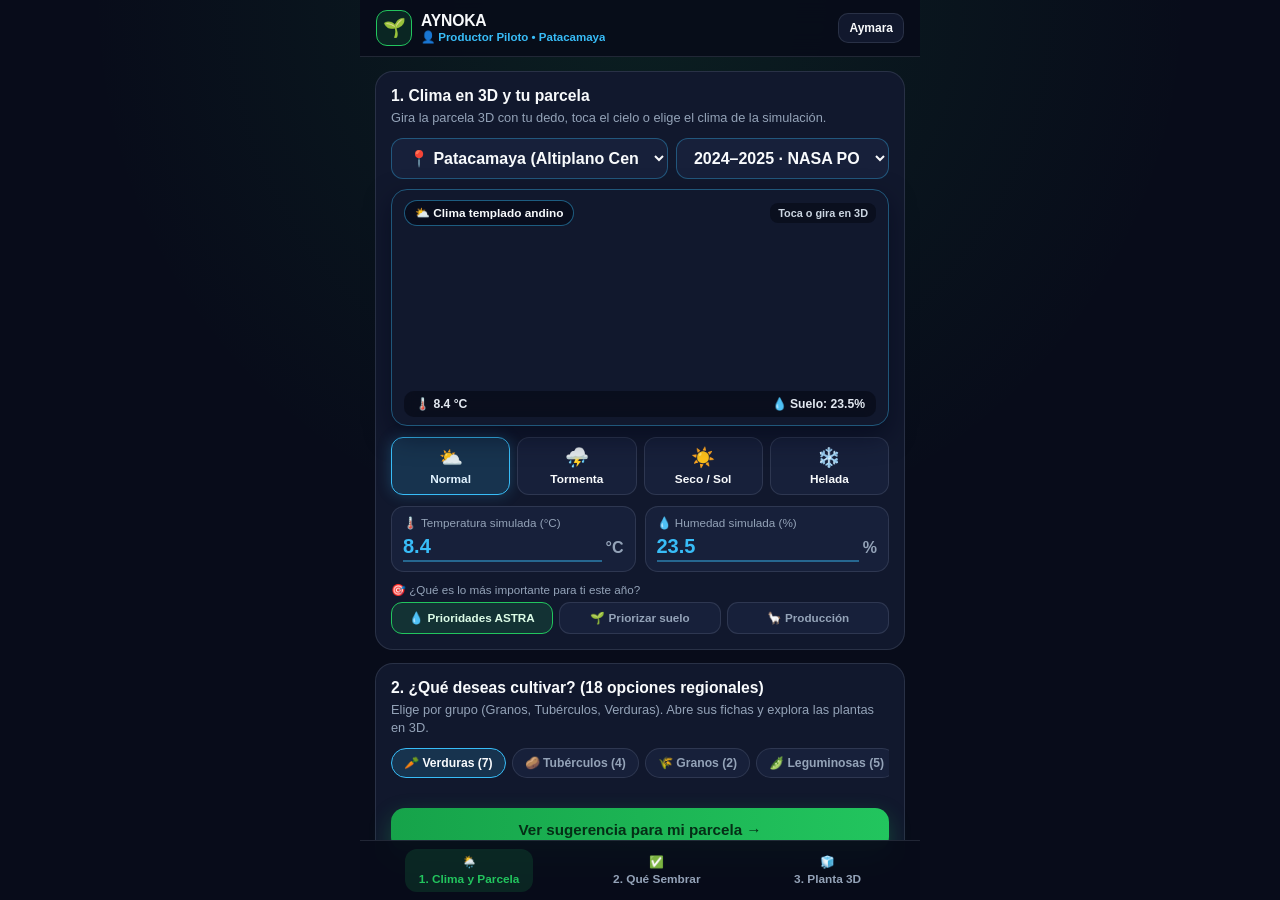
<file: pacharota/movil.html>
<!DOCTYPE html>
<html lang="es">
<head>
  <meta charset="UTF-8" />
  <meta name="viewport" content="width=device-width, initial-scale=1, viewport-fit=cover, interactive-widget=resizes-content" />
  <meta name="theme-color" media="(prefers-color-scheme: light)" content="#080c1a" />
  <meta name="theme-color" media="(prefers-color-scheme: dark)" content="#080c1a" />
  <meta name="color-scheme" content="dark" />
  <meta name="apple-mobile-web-app-capable" content="yes" />
  <meta name="apple-mobile-web-app-status-bar-style" content="black-translucent" />
  <meta name="apple-mobile-web-app-title" content="AYNOKA" />
  <title>AYNOKA • ASTABLES AGRO 3D</title>
  <style>
    :root {
      --bg: #080c1a;
      --surface: #11182d;
      --surface-soft: #17203a;
      --border: rgba(148, 163, 184, 0.18);
      --accent: #22c55e;
      --accent-soft: rgba(34, 197, 94, 0.14);
      --cyan: #38bdf8;
      --purple: #7c3aed;
      --amber: #f59e0b;
      --red: #f43f5e;
      --text: #f8fafc;
      --muted: #94a3b8;
      --ease: cubic-bezier(0.22, 1, 0.36, 1);
    }

    * { box-sizing: border-box; }

    html {
      -webkit-tap-highlight-color: transparent;
      -webkit-text-size-adjust: 100%;
      overscroll-behavior: none;
      background: var(--bg);
      color: var(--text);
      font-family: -apple-system, BlinkMacSystemFont, 'Plus Jakarta Sans', 'Segoe UI', Roboto, sans-serif;
    }

    body {
      margin: 0;
      padding: 0;
      overscroll-behavior: none;
      background: radial-gradient(circle at 50% 0%, rgba(34, 197, 94, 0.10), transparent 50%), var(--bg);
      min-height: 100dvh;
    }

    input, select, textarea {
      font-size: 16px;
      font-family: inherit;
      color: var(--text);
    }

    button, [role="button"], .chip, .weather-btn, .nav-item, .cat-pill, .prio-pill {
      touch-action: manipulation;
      user-select: none;
      -webkit-user-select: none;
      -webkit-touch-callout: none;
    }

    .app-shell {
      display: flex;
      flex-direction: column;
      height: 100dvh;
      max-width: 560px;
      margin: 0 auto;
    }

    .topbar {
      padding: calc(10px + env(safe-area-inset-top, 0px)) 16px 10px 16px;
      background: rgba(8, 12, 26, 0.92);
      backdrop-filter: blur(12px);
      border-bottom: 1px solid var(--border);
      display: flex;
      justify-content: space-between;
      align-items: center;
      gap: 8px;
      z-index: 20;
    }

    .brand {
      display: flex;
      align-items: center;
      gap: 9px;
      min-width: 0;
    }

    .brand-icon {
      width: 36px;
      height: 36px;
      border-radius: 11px;
      background: var(--accent-soft);
      border: 1.5px solid var(--accent);
      display: flex;
      align-items: center;
      justify-content: center;
      font-size: 1.15rem;
      flex-shrink: 0;
    }

    .brand-name {
      font-weight: 800;
      font-size: 0.98rem;
      letter-spacing: -0.01em;
      white-space: nowrap;
      overflow: hidden;
      text-overflow: ellipsis;
    }

    .brand-tag {
      font-size: 0.72rem;
      color: var(--cyan);
      font-weight: 600;
      white-space: nowrap;
      overflow: hidden;
      text-overflow: ellipsis;
    }

    .topbar-actions {
      display: flex;
      align-items: center;
      gap: 6px;
      flex-shrink: 0;
    }

    .btn-gear {
      background: var(--surface);
      border: 1px solid var(--border);
      color: var(--text);
      border-radius: 10px;
      padding: 7px 10px;
      font-size: 0.75rem;
      font-weight: 700;
      cursor: pointer;
      display: flex;
      align-items: center;
      gap: 4px;
    }
    .btn-gear:active { transform: scale(0.95); }

    .content-scroll {
      flex: 1;
      overflow-y: auto;
      overscroll-behavior: contain;
      padding: 14px 15px calc(92px + env(safe-area-inset-bottom, 0px)) 15px;
    }

    .screen {
      display: none;
      animation: fadeIn 0.2s var(--ease);
    }
    .screen.active { display: block; }

    @keyframes fadeIn {
      from { opacity: 0; transform: translateY(5px); }
      to { opacity: 1; transform: translateY(0); }
    }

    .card {
      background: var(--surface);
      border: 1px solid var(--border);
      border-radius: 18px;
      padding: 15px;
      margin-bottom: 13px;
    }

    .step-title {
      font-size: 0.98rem;
      font-weight: 800;
      margin: 0 0 4px 0;
    }

    .step-hint {
      font-size: 0.8rem;
      color: var(--muted);
      margin: 0 0 11px 0;
      line-height: 1.4;
    }

    .select-clean {
      width: 100%;
      background: var(--surface-soft);
      border: 1.5px solid rgba(56, 189, 248, 0.35);
      border-radius: 12px;
      padding: 10px 13px;
      font-weight: 600;
      outline: none;
    }

    /* ======================================================================
       DIORAMA METEOROLÓGICO 3D INTERACTIVO (Nubes, Tormenta, Sequía, Helada)
       ====================================================================== */
    .weather-stage-box {
      position: relative;
      border-radius: 16px;
      overflow: hidden;
      border: 1.5px solid rgba(56, 189, 248, 0.38);
      margin-bottom: 11px;
      box-shadow: 0 10px 26px rgba(2, 6, 23, 0.55);
    }

    #weather-3d-canvas {
      width: 100%;
      height: 235px;
      display: block;
      touch-action: none;
      cursor: grab;
    }
    #weather-3d-canvas:active { cursor: grabbing; }

    .weather-hud-top {
      position: absolute;
      top: 10px;
      left: 12px;
      right: 12px;
      display: flex;
      justify-content: space-between;
      align-items: center;
      pointer-events: none;
    }

    .weather-badge {
      background: rgba(8, 12, 26, 0.82);
      backdrop-filter: blur(8px);
      border: 1px solid rgba(56, 189, 248, 0.45);
      color: #f8fafc;
      font-size: 0.74rem;
      font-weight: 800;
      padding: 5px 10px;
      border-radius: 999px;
    }

    .weather-touch-hint {
      background: rgba(8, 12, 26, 0.72);
      color: #cbd5e1;
      font-size: 0.68rem;
      font-weight: 600;
      padding: 4px 8px;
      border-radius: 8px;
    }

    .weather-hud-bottom {
      position: absolute;
      bottom: 8px;
      left: 12px;
      right: 12px;
      display: flex;
      justify-content: space-between;
      align-items: center;
      pointer-events: none;
      font-size: 0.76rem;
      font-weight: 700;
      color: #e2e8f0;
      background: rgba(8, 12, 26, 0.76);
      backdrop-filter: blur(6px);
      padding: 6px 11px;
      border-radius: 10px;
    }

    .weather-modes-grid {
      display: grid;
      grid-template-columns: repeat(4, 1fr);
      gap: 7px;
      margin-bottom: 11px;
    }

    .weather-btn {
      background: var(--surface-soft);
      border: 1.5px solid var(--border);
      border-radius: 12px;
      padding: 8px 4px;
      color: var(--text);
      font-size: 0.74rem;
      font-weight: 700;
      display: flex;
      flex-direction: column;
      align-items: center;
      gap: 3px;
      cursor: pointer;
      transition: transform 100ms var(--ease), border-color 120ms, background 120ms;
    }
    .weather-btn span.w-emo { font-size: 1.2rem; }
    .weather-btn:active { transform: scale(0.95); }
    .weather-btn.active {
      background: rgba(56, 189, 248, 0.16);
      border-color: var(--cyan);
      color: #e0f2fe;
      box-shadow: 0 0 14px rgba(56, 189, 248, 0.25);
    }

    .sensor-pair {
      display: grid;
      grid-template-columns: 1fr 1fr;
      gap: 9px;
      margin-bottom: 11px;
    }

    .reading-card {
      background: var(--surface-soft);
      border: 1px solid var(--border);
      border-radius: 13px;
      padding: 9px 11px;
    }

    .reading-label {
      font-size: 0.73rem;
      color: var(--muted);
      margin-bottom: 3px;
    }

    .reading-input-wrap {
      display: flex;
      align-items: baseline;
      gap: 4px;
    }

    .reading-input {
      width: 100%;
      background: transparent;
      border: none;
      border-bottom: 2px solid rgba(56, 189, 248, 0.45);
      font-size: 1.25rem;
      font-weight: 800;
      color: var(--cyan);
      padding: 2px 0;
      outline: none;
    }

    /* Prioridad simple (Esencia del motor MCDA de Rudy sin abrumar) */
    .prio-row {
      display: grid;
      grid-template-columns: repeat(3, 1fr);
      gap: 6px;
    }

    .prio-pill {
      background: var(--surface-soft);
      border: 1.5px solid var(--border);
      border-radius: 11px;
      padding: 8px 6px;
      color: var(--muted);
      font-size: 0.73rem;
      font-weight: 700;
      text-align: center;
      cursor: pointer;
    }
    .prio-pill.active {
      background: rgba(34, 197, 94, 0.15);
      border-color: var(--accent);
      color: #dcfce7;
    }

    /* Pestañas de los 5 Grupos Alimentarios de Rudy */
    .cat-tabs {
      display: flex;
      gap: 6px;
      overflow-x: auto;
      padding-bottom: 8px;
      margin-bottom: 10px;
      scrollbar-width: none;
    }
    .cat-tabs::-webkit-scrollbar { display: none; }

    .cat-pill {
      background: var(--surface-soft);
      border: 1.5px solid var(--border);
      border-radius: 999px;
      padding: 7px 12px;
      color: var(--muted);
      font-size: 0.76rem;
      font-weight: 700;
      white-space: nowrap;
      cursor: pointer;
      flex-shrink: 0;
    }
    .cat-pill.active {
      background: rgba(56, 189, 248, 0.16);
      border-color: var(--cyan);
      color: #f8fafc;
    }

    .chips-wrap {
      display: grid;
      grid-template-columns: 1fr 1fr;
      gap: 8px;
    }

    .chip {
      background: var(--surface-soft);
      border: 1.5px solid var(--border);
      border-radius: 12px;
      padding: 9px 10px;
      font-size: 0.8rem;
      font-weight: 700;
      cursor: pointer;
      display: flex;
      align-items: center;
      gap: 6px;
      transition: transform 100ms var(--ease);
    }
    .chip:active { transform: scale(0.96); }
    .chip.selected {
      background: var(--accent-soft);
      border-color: var(--accent);
      color: #dcfce7;
    }

    .cta-btn {
      width: 100%;
      background: linear-gradient(90deg, #16a34a, #22c55e);
      color: #052e16;
      border: none;
      border-radius: 14px;
      padding: 13px 16px;
      font-size: 0.95rem;
      font-weight: 800;
      cursor: pointer;
      margin-top: 12px;
      box-shadow: 0 8px 22px rgba(34, 197, 94, 0.28);
      transition: transform 110ms var(--ease);
    }
    .cta-btn:active { transform: scale(0.97); }

    /* Pantalla 2: Plan recomendado + Dualidad Campo Abierto vs Carpa Solar */
    .hero-plan {
      background: linear-gradient(145deg, rgba(22, 163, 74, 0.22), var(--surface));
      border: 2px solid var(--accent);
      border-radius: 18px;
      padding: 16px;
      margin-bottom: 13px;
    }

    .plan-pill {
      display: inline-block;
      background: var(--accent);
      color: #052e16;
      font-size: 0.7rem;
      font-weight: 800;
      padding: 4px 10px;
      border-radius: 999px;
      margin-bottom: 7px;
    }

    .year-steps {
      display: grid;
      grid-template-columns: repeat(2, 1fr);
      gap: 7px;
      margin: 10px 0 4px 0;
    }

    .year-box {
      background: rgba(8, 12, 26, 0.65);
      border: 1px solid var(--border);
      border-radius: 11px;
      padding: 8px 10px;
    }

    .year-num {
      font-size: 0.69rem;
      color: var(--cyan);
      font-weight: 700;
    }

    .year-crop {
      font-size: 0.84rem;
      font-weight: 800;
      margin-top: 2px;
    }

    .veg-item {
      background: var(--surface-soft);
      border: 1px solid var(--border);
      border-radius: 14px;
      padding: 13px;
      margin-bottom: 10px;
    }

    .veg-header {
      display: flex;
      justify-content: space-between;
      align-items: center;
      gap: 8px;
      margin-bottom: 6px;
    }

    .veg-name {
      font-size: 0.93rem;
      font-weight: 800;
    }

    .tag-status {
      font-size: 0.7rem;
      font-weight: 800;
      padding: 4px 9px;
      border-radius: 999px;
      white-space: nowrap;
    }
    .tag-status.green { background: rgba(34, 197, 94, 0.2); color: #4ade80; }
    .tag-status.orange { background: rgba(245, 158, 11, 0.2); color: #fbbf24; }
    .tag-status.purple { background: rgba(124, 58, 237, 0.25); color: #c4b5fd; }

    /* Barras duales Campo Abierto vs Carpa Solar (Motor de Rudy) */
    .dual-bars {
      display: grid;
      grid-template-columns: 1fr 1fr;
      gap: 8px;
      margin: 8px 0;
      background: rgba(8, 12, 26, 0.55);
      padding: 8px 10px;
      border-radius: 10px;
    }

    .bar-col {
      font-size: 0.72rem;
    }

    .bar-track {
      height: 6px;
      background: rgba(148, 163, 184, 0.2);
      border-radius: 999px;
      overflow: hidden;
      margin-top: 4px;
    }

    .bar-fill {
      height: 100%;
      border-radius: 999px;
    }

    .meta-pills {
      display: flex;
      flex-wrap: wrap;
      gap: 6px;
      margin: 6px 0 8px 0;
      font-size: 0.73rem;
      color: #cbd5e1;
    }

    .meta-pill {
      background: rgba(56, 189, 248, 0.1);
      border: 1px solid rgba(56, 189, 248, 0.25);
      border-radius: 8px;
      padding: 3px 8px;
    }

    .veg-reason {
      font-size: 0.81rem;
      color: #cbd5e1;
      line-height: 1.42;
      margin: 4px 0 8px 0;
    }

    .btn-link-3d {
      background: rgba(56, 189, 248, 0.12);
      color: var(--cyan);
      border: 1px solid rgba(56, 189, 248, 0.35);
      border-radius: 9px;
      padding: 6px 11px;
      font-size: 0.75rem;
      font-weight: 700;
      cursor: pointer;
    }

    details.more-details {
      margin-top: 8px;
      font-size: 0.79rem;
      color: var(--muted);
    }
    details.more-details summary {
      cursor: pointer;
      color: var(--cyan);
      font-weight: 600;
    }

    #farmer-3d-canvas {
      width: 100%;
      height: 275px;
      background: radial-gradient(circle at 50% 42%, rgba(56, 189, 248, 0.15), #050813 76%);
      border-radius: 16px;
      border: 1px solid rgba(56, 189, 248, 0.32);
      display: block;
      touch-action: none;
    }

    .modal-backdrop {
      position: fixed;
      inset: 0;
      background: rgba(2, 6, 23, 0.82);
      backdrop-filter: blur(8px);
      display: none;
      align-items: center;
      justify-content: center;
      padding: 16px;
      z-index: 50;
    }
    .modal-backdrop.open { display: flex; }

    .modal-box {
      background: var(--surface);
      border: 1.5px solid var(--border);
      border-radius: 20px;
      padding: 20px;
      width: 100%;
      max-width: 420px;
      max-height: 90dvh;
      overflow-y: auto;
    }

    .bottom-bar {
      position: fixed;
      bottom: 0; left: 0; right: 0;
      background: rgba(8, 12, 26, 0.96);
      backdrop-filter: blur(14px);
      border-top: 1px solid var(--border);
      padding: 8px 12px calc(8px + env(safe-area-inset-bottom, 0px)) 12px;
      display: flex;
      justify-content: space-around;
      max-width: 560px;
      margin: 0 auto;
      z-index: 30;
    }

    .nav-item {
      background: transparent;
      border: none;
      color: var(--muted);
      display: flex;
      flex-direction: column;
      align-items: center;
      gap: 3px;
      font-size: 0.74rem;
      font-weight: 700;
      padding: 6px 14px;
      border-radius: 12px;
      cursor: pointer;
    }
    .nav-item.active {
      color: var(--accent);
      background: var(--accent-soft);
    }
  </style>
</head>
<body>
  <div class="app-shell">
    <!-- CABECERA CON PERFIL DE AGRICULTOR (Rama `usuario`) + CONEXIÓN WEB -->
    <header class="topbar">
      <div class="brand">
        <div class="brand-icon">🌱</div>
        <div style="min-width:0;">
          <div class="brand-name">AYNOKA</div>
          <div class="brand-tag" id="user-badge-top">👤 Productor Piloto • Patacamaya</div>
        </div>
      </div>
    <button id="btn-lang-toggle" type="button" class="btn-gear">Aymara</button></header>

    <main class="content-scroll">
      <!-- PANTALLA 1: CLIMA 3D INTERACTIVO + PARCELA + CATÁLOGO DE 18 CULTIVOS DE RUDY -->
      <section class="screen active" id="scr-parcela">
        <div class="card">
          <h2 class="step-title">1. Clima en 3D y tu parcela</h2>
          <p class="step-hint">Gira la parcela 3D con tu dedo, toca el cielo o elige el clima de la simulación.</p>

          <div style="display:grid; grid-template-columns: 1.3fr 1fr; gap:8px; margin-bottom: 10px;">
            <select id="inp-parcela" class="select-clean">
              <option value="patacamaya_01">📍 Patacamaya (Altiplano Central)</option>
              <option value="viacha_01">📍 Viacha (Altiplano Norte)</option>
            </select>
            <select id="inp-campana" class="select-clean" title="Campaña satelital NASA POWER"><option value="2024_2025">2024–2025 · NASA POWER</option></select>
          </div>

          <!-- DIORAMA 3D INTERACTIVO DEL CLIMA Y LA PARCELA -->
          <div class="weather-stage-box">
            <canvas id="weather-3d-canvas"></canvas>
            <div class="weather-hud-top">
              <span class="weather-badge" id="w3d-badge">⛅ Clima templado andino</span>
              <span class="weather-touch-hint" id="w3d-hint">Toca o gira en 3D</span>
            </div>
            <div class="weather-hud-bottom">
              <span id="w3d-temp-text">🌡️ 8.4 °C</span>
              <span id="w3d-soil-text">💧 Suelo: 23.5%</span>
            </div>
          </div>

          <!-- BOTONES DE CLIMA INTERACTIVOS -->
          <div class="weather-modes-grid">
            <button class="weather-btn active" data-weather="templado">
              <span class="w-emo">⛅</span>
              <span>Normal</span>
            </button>
            <button class="weather-btn" data-weather="tormenta">
              <span class="w-emo">⛈️</span>
              <span>Tormenta</span>
            </button>
            <button class="weather-btn" data-weather="sequia">
              <span class="w-emo">☀️</span>
              <span>Seco / Sol</span>
            </button>
            <button class="weather-btn" data-weather="helada">
              <span class="w-emo">❄️</span>
              <span>Helada</span>
            </button>
          </div>

          <!-- LECTURAS DEL SENSOR -->
          <div class="sensor-pair">
            <div class="reading-card">
              <div class="reading-label">🌡️ Temperatura simulada (°C)</div>
              <div class="reading-input-wrap">
                <input type="number" step="0.1" inputmode="decimal" id="inp-temp" class="reading-input" value="8.4" />
                <span style="color:var(--muted); font-weight:700;">°C</span>
              </div>
            </div>

            <div class="reading-card">
              <div class="reading-label">💧 Humedad simulada (%)</div>
              <div class="reading-input-wrap">
                <input type="number" step="0.5" inputmode="decimal" id="inp-hum" class="reading-input" value="23.5" />
                <span style="color:var(--muted); font-weight:700;">%</span>
              </div>
            </div>
          </div>

          <!-- PRIORIDAD DEL PRODUCTOR (Motor MCDA de Rudy) -->
          <div class="reading-label" style="margin-bottom:5px;">🎯 ¿Qué es lo más importante para ti este año?</div>
          <div class="prio-row">
            <button class="prio-pill active" data-goal="agua">💧 Prioridades ASTRA</button>
            <button class="prio-pill" data-goal="suelo">🌱 Priorizar suelo</button>
            <button class="prio-pill" data-goal="produccion">🦙 Producción</button>
          </div>
        </div>

        <!-- PASO 2: CATÁLOGO DE 18 OPCIONES DE RUDY POR CATEGORÍAS -->
        <div class="card">
          <h2 class="step-title">2. ¿Qué deseas cultivar? (18 opciones regionales)</h2>
          <p class="step-hint">Elige por grupo (Granos, Tubérculos, Verduras). Abre sus fichas y explora las plantas en 3D.</p>

          <div class="cat-tabs" id="cat-tabs-bar">
            <button class="cat-pill active" data-cat="verdura_hortaliza">🥕 Verduras (7)</button>
            <button class="cat-pill" data-cat="tuberculo_andino">🥔 Tubérculos (4)</button>
            <button class="cat-pill" data-cat="grano_andino">🌾 Granos (2)</button>
            <button class="cat-pill" data-cat="leguminosa_forraje">🫛 Leguminosas (5)</button>
          </div>

          <div class="chips-wrap" id="crops-chip-grid"></div>

          <button class="cta-btn" id="btn-ver-recomendacion">
            Ver sugerencia para mi parcela →
          </button>
        </div>
      </section>

      <!-- PANTALLA 2: QUÉ SEMBRAR (ROTACIÓN GANADORA + CAMPO ABIERTO VS CARPA SOLAR) -->
      <section class="screen" id="scr-plan">
        <div id="winner-summary-box"></div>

        <div class="card">
          <h2 class="step-title">Tus cultivos elegidos</h2>
          <p class="step-hint">Evaluados con el motor satelital NASA (CERES + MERRA-2) y la lectura de tu parcela:</p>
          <div id="chosen-vegetables-results"></div>
        </div>

        <details class="more-details" style="margin-bottom: 16px;">
          <summary>Ver las otras 2 opciones de rotación y límites científicos</summary>
          <div id="other-rotations-list" style="margin-top: 10px;"></div>
        </details>
      </section>

      <!-- PANTALLA 3: PLANTA EN 3D Y VARIEDADES RECOMENDADAS -->
      <section class="screen" id="scr-3d">
        <div class="card">
          <h2 class="step-title">Explora tu cultivo en 3D</h2>
          <p class="step-hint">Gira el modelo 3D con tu dedo y revisa sus variedades bolivianas y época de siembra.</p>

          <select id="select-3d-crop" class="select-clean" style="margin-bottom: 12px;"></select>

          <canvas id="farmer-3d-canvas"></canvas>

          <div id="farmer-3d-info" style="margin-top: 14px;"></div>
        </div>
      </section>
    </main>

    <!-- NAVEGACIÓN INFERIOR DE 3 PASOS CLAROS -->
    <nav class="bottom-bar">
      <button class="nav-item active" data-target="scr-parcela">
        <span>🌦️</span>
        <span>1. Clima y Parcela</span>
      </button>
      <button class="nav-item" data-target="scr-plan">
        <span>✅</span>
        <span>2. Qué Sembrar</span>
      </button>
      <button class="nav-item" data-target="scr-3d">
        <span>🧊</span>
        <span>3. Planta 3D</span>
      </button>
    </nav>
  </div>


  <script>
    const DB = __ASTRA_DB__;
const I18N = {

      es: {

        btn_lang: "🌐 ES",

        btn_account: "👤 Mi Cuenta",

        btn_web: "⚙️ Web",

        badge_pilot: "👤 Productor Piloto • toca 'Mi Cuenta'",

        step1_title: "1. Clima en 3D y tu parcela",

        step1_hint: "Gira la parcela 3D con tu dedo, toca el cielo o elige el clima actual.",

        w_normal: "Normal",

        w_tormenta: "Tormenta",

        w_sequia: "Seco / Sol",

        w_helada: "Helada",

        hud_soil: "💧 Suelo:",

        hud_badge_tormenta: "⛈️ Tormenta y lluvia intensa",

        hud_hint_tormenta: "⚡ Toca para lanzar rayo",

        hud_badge_sequia: "☀️ Seco y radiación CERES alta",

        hud_hint_sequia: "🌵 Suelo con poca agua",

        hud_badge_helada: "❄️ Helada nocturna andina",

        hud_hint_helada: "🧊 Escarcha bajo cero",

        hud_badge_normal: "⛅ Clima templado de altura",

        hud_hint_normal: "🔄 Arrastra para girar 3D",

        lbl_temp: "🌡️ Temperatura (°C)",

        lbl_hum: "💧 Humedad suelo (%)",

        lbl_prio: "🎯 ¿Qué es lo más importante para ti este año?",

        prio_agua: "💧 Cuidar Agua",

        prio_suelo: "🌱 Abonar Suelo",

        prio_forraje: "🦙 Forraje / Ganado",

        step2_title: "2. ¿Qué deseas cultivar? (27 opciones)",

        step2_hint: "Elige por grupo (Granos, Tubérculos, Verduras o Frutas). Te diremos si crecen a campo abierto o en carpa solar.",

        cat_verdura: "🥕 Verduras (10)",

        cat_tuberculo: "🥔 Tubérculos (5)",

        cat_grano: "🌾 Granos (3)",

        cat_leguminosa: "🫛 Leguminosas (4)",

        cat_fruta: "🍓 Frutas (5)",

        cta_sugerencia: "Ver sugerencia para mi parcela →",

        plan_crops_title: "Tus cultivos elegidos (Campo vs. Carpa Solar)",

        plan_crops_hint: "Evaluados con el motor satelital NASA (CERES + MERRA-2) y la lectura de tu parcela:",

        other_rot_summary: "Ver las otras 2 opciones de rotación y límites científicos",

        scr3d_title: "Explora tu cultivo en 3D",

        scr3d_hint: "Gira el modelo 3D con tu dedo y revisa sus variedades bolivianas y época de siembra.",

        user_modal_title: "Registro de Agricultor",

        user_modal_sub: "ASTABLES AGRO 3D • Perfil de Productor",

        user_modal_desc: "Registra tus datos para guardar tu parcela y tus cultivos favoritos, o entra directo con un toque:",

        user_lbl_name: "Nombre del productor o familia",

        user_lbl_com: "Comunidad / Municipio en La Paz",

        user_lbl_contact: "Celular o Correo (opcional)",

        user_lbl_code: "Código acceso",

        user_btn_save: "✅ Guardar y Entrar a mi Parcela",

        user_btn_quick: "⚡ Acceso Rápido Piloto",

        btn_close: "Cerrar",

        btn_save: "Guardar",

        conn_title: "Conectar con la Web y Sensor Pico W",

        conn_desc: "La aplicación funciona 100% sin internet en tu celular. Si deseas sincronizar con la página web o el servidor de telemetría, ingresa la dirección:",

        conn_opt_sim: "Modo: Prueba / Demostración en Campo",

        conn_opt_real: "Modo: Sensor Raspberry Pi Pico W Conectado",

        nav_1: "1. Clima y Parcela",

        nav_2: "2. Qué Sembrar",

        nav_3: "3. Planta 3D",

        plan_pill: "★ PLAN RECOMENDADO POR MOTOR RUDY",

        lbl_open_field: "🌾 Campo Abierto",

        lbl_solar_tent: "🏠 Carpa Solar",

        lbl_varieties: "🌱 Variedades:",

        lbl_sowing: "🗓️ Siembra:",

        btn_view_3d: "🧊 Ver en 3D y ficha completa",

        tag_open: "✅ Campo Abierto",

        tag_riego: "💧 Con Riego / Abrigo",

        tag_carpa: "🏠 Ideal en Carpa Solar",

        advice_open: "Crece muy bien a cielo abierto en tu parcela.",

        advice_riego: "Viable con surcos abrigados o riego de apoyo. En Carpa Solar sube a",

        advice_carpa_a: "A campo abierto sufre por heladas",

        advice_carpa_b: "pero en Carpa Solar / Walipini rinde",

        advice_carpa_c: "gracias al sol andino.",

        rot1_name: "Rotación 1: Intensiva Comercial (Papa primero)",

        rot1_motivo: "Prioriza cosecha comercial inmediata de papa, pero exige más agua y nutrientes el primer año.",

        rot2_name: "Rotación 2: Resiliente y Ahorro de Agua (Quinua → Tarwi)",

        rot2_motivo: "Recomendada por el motor MCDA para cuidar el agua y restaurar nitrógeno del suelo con leguminosas.",

        rot3_name: "Rotación 3: Regenerativa y Forrajera contra Heladas",

        rot3_motivo: "Máxima protección contra heladas severas y erosión; asegura alimento para el ganado y abona el suelo.",

        year_word: "Año",

        rest_word: "Descanso",

        sci_name: "Nombre científico:",

        opt_alt: "Altitud óptima:",

        lbl_var_full: "🌱 Variedades sugeridas:",

        lbl_sow_full: "🗓️ Ventana de siembra:",

        lbl_soil_full: "🧪 Suelo ideal:",

        lbl_mgmt_full: "💡 Manejo recomendado en el Altiplano:"

      },

      ay: {

        btn_lang: "🌐 AY",

        btn_account: "👤 Suti / Cuenta",

        btn_web: "⚙️ Web",

        badge_pilot: "👤 Yapuchiri Piloto • 'Cuenta' llamkt'am",

        step1_title: "1. Pacha 3D ukhamaraki Uraqima",

        step1_hint: "Uraqi 3D luk'anampi muyuyam, alaxpacha llamkt'am jan ukax jichha pacha jajllam.",

        w_normal: "Wali Pacha",

        w_tormenta: "Jallu / Ch'axwa",

        w_sequia: "Waña / Inti",

        w_helada: "Juyphi / Thä",

        hud_soil: "💧 Uraqi:",

        hud_badge_tormenta: "⛈️ Jallu pacha (Tormenta)",

        hud_hint_tormenta: "⚡ Illapu apayaniñataki llamkt'am",

        hud_badge_sequia: "☀️ Waña pacha, Inti lupi (CERES)",

        hud_hint_sequia: "🌵 Uraqi juk'a umaniwa",

        hud_badge_helada: "❄️ Juyphi aruma (Helada)",

        hud_hint_helada: "🧊 Thä pacha (0 °C manqha)",

        hud_badge_normal: "⛅ Altiplano wali pacha",

        hud_hint_normal: "🔄 3D muyuyañataki qatatim",

        lbl_temp: "🌡️ Junt'u / Thä (°C)",

        lbl_hum: "💧 Uraqi mik'i (%)",

        lbl_prio: "🎯 ¿Kunas juk'amp wakiskiri aka maranxa?",

        prio_agua: "💧 Uma Imxaña",

        prio_suelo: "🌱 Uraqi Wanuñchaña",

        prio_forraje: "🦙 Uywa Manq'a",

        step2_title: "2. ¿Kunas yapuchañ munta? (27 ajlliña)",

        step2_hint: "Tama tamanakata jajllam (Jupa, Ch'uqi, Ch'uxña jan ukax Achu). Pampa uraqincha jan ukax Inti utanxacha achuni uk yatiyapxäma.",

        cat_verdura: "🥕 Ch'uxñanaka (10)",

        cat_tuberculo: "🥔 Ch'uqinaka (5)",

        cat_grano: "🌾 Jupanaka (3)",

        cat_leguminosa: "🫛 Jawas / Tawri (4)",

        cat_fruta: "🍓 Achunaka (5)",

        cta_sugerencia: "Uraqimataki yanapa uñjaña →",

        plan_crops_title: "Jajllita yapunakama (Pampa vs. Inti Uta)",

        plan_crops_hint: "NASA satelite (CERES + MERRA-2) ukhamaraki uraqiman uñakipata:",

        other_rot_summary: "Yaqha 2 muytaña thakhinaka ukhamaraki yatiyäwinaka uñjaña",

        scr3d_title: "Yapuma 3D uñakipam",

        scr3d_hint: "Luk'anampi 3D muyuyam, jathanakapa ukat satäwi pacha uñjam.",

        user_modal_title: "Yapuchiri Suti Qillqaña",

        user_modal_sub: "ASTABLES AGRO 3D • Yapuchiri Yatiyawi",

        user_modal_desc: "Uraqima ukhamaraki yapunakama imañataki sutima qillqt'am, jan ukax mä llamkt'añampi mantam:",

        user_lbl_name: "Yapuchiri suti (Suti)",

        user_lbl_com: "Marka / Ayllu (La Paz)",

        user_lbl_contact: "Celular jan ukax Correo",

        user_lbl_code: "Mantaña chimpu",

        user_btn_save: "✅ Imaña ukhamaraki Uraqir Mantaña",

        user_btn_quick: "⚡ Jank'a Mantaña (Piloto)",

        btn_close: "Jist'antaña",

        btn_save: "Imaña",

        conn_title: "Web ukhamaraki Sensor Pico W mayachaña",

        conn_desc: "Aka aplicación celularaman jan internetampis irnaqiwa. Web ukaru mayachañ munsta ukax dirección uñt'ayam:",

        conn_opt_sim: "Yant'aña / Uñacht'ayaña (Simulado)",

        conn_opt_real: "Sensor Raspberry Pi Pico W mayachata",

        nav_1: "1. Pacha & Uraqi",

        nav_2: "2. Kuns Sataña",

        nav_3: "3. Ali 3D",

        plan_pill: "★ RUDY MOTORAN YANAPAPA",

        lbl_open_field: "🌾 Pampa Uraqi",

        lbl_solar_tent: "🏠 Inti Uta (Carpa)",

        lbl_varieties: "🌱 Jathanaka:",

        lbl_sowing: "🗓️ Sataña:",

        btn_view_3d: "🧊 3D uñjaña ukhamaraki yatiyawi",

        tag_open: "✅ Pampa Uraqin Wali",

        tag_riego: "💧 Uma / Imxatampi",

        tag_carpa: "🏠 Inti Utan Wali",

        advice_open: "Pampa uraqiman wali sum achu.",

        advice_riego: "Uma warxatañampi waliwa. Inti Utanx juk'amp jilxati:",

        advice_carpa_a: "Pampa uraqin juyphimpi t'aqhisi",

        advice_carpa_b: "ukampis Inti Utanx wali achu:",

        advice_carpa_c: "Inti lupimpi.",

        rot1_name: "Muytaña 1: Aljañataki (Ch'uqi nayraqata)",

        rot1_motivo: "Nayra mara ch'uqi aljañatakiwa, ukampis juk'amp uma ukat wanu muni.",

        rot2_name: "Muytaña 2: Uma Imxaña (Jupa → Tawri)",

        rot2_motivo: "Uma imxañataki ukhamaraki jawas/tawrimpi uraqi ch'amanchañataki wali askiwa.",

        rot3_name: "Muytaña 3: Juyphi Jark'aqiri ukhamaraki Uywa Manq'a",

        rot3_motivo: "Juyphita jark'aqi; uywanakataki manq'a utjayi ukhamaraki uraqi wanuñchi.",

        year_word: "Mara",

        rest_word: "Samaraña (Descanso)",

        sci_name: "Suti científico:",

        opt_alt: "Altu pampa:",

        lbl_var_full: "🌱 Jathanaka:",

        lbl_sow_full: "🗓️ Sataña pacha:",

        lbl_soil_full: "🧪 Uraqi (pH):",

        lbl_mgmt_full: "💡 Altiplano uraqin luräwi:"

      }

    };



    const AYMARA_CROPS = {

      canahua_illimani: "Qañawa (Cañahua)",

      quinua_altiplano: "Jupa (Quinua)",

      amaranto_millmi: "Millmi / Kiwicha",

      papa_amarga_luki: "Ch'uqi Luk'i (Papa amarga)",

      papa_dulce_waycha: "Ch'uqi Waych'a (Papa dulce)",

      oca_altoandina: "Apilla (Oca)",

      papalisa_ulluco: "Ulluku / Papalisa",

      isano_mashua: "Isañu (Isaño)",

      tarwi_andino: "Tawri (Tarwi)",

      haba_altura: "Jawas (Haba)",

      arveja_altoandina: "Alwirja (Arveja)",

      cebada_vicia_forraje: "Siwara + Vicia (Cebada)",

      cebolla_altura: "Sipuylla (Cebolla)",

      zanahoria_chantenay: "Sanawriya (Zanahoria)",

      betarraga_remolacha: "Witarraqa (Betarraga)",

      acelga_espinaca: "Ch'uxña Asilga / Ispinaka",

      rabanito_nabo: "Rawanitu / Nawu",

      ajo_altura: "Ajusa (Ajo)",

      lechuga_repollo_brocoli: "Lichuwa / Ripullu",

      tomate_carpa_solar: "Tumati (Carpa Solar)",

      pepino_pimenton_locoto: "Luqutu / Pipinu",

      zapallo_zucchini: "Sapallu (Zapallo)",

      frutilla_fresa_altura: "Phrisa / Phrutilla",

      aguaymanto_uchuva_capuli: "Uchuwa / Kapuli",

      tumbo_andino: "Tumpu (Tumbo)",

      frambuesa_mora_altura: "Phrampuwisa / Mura",

      duraznero_manzano_altura: "Turasnu / Mansana"

    };



    
    let currentLang = 'es';
    try { if(localStorage.getItem('pacharota_lang')==='ay') currentLang='ay'; } catch {}
    function t(key){return I18N[currentLang][key];}
    function cropLabel(c){return currentLang==='ay' ? AYMARA_CROPS[c.id_cultivo] || c.nombre_comun : c.nombre_comun;}
    // Mapa rápido por ID de las 18 opciones del motor de Rudy
    const RUDY_MAP = {};
    DB.catalogo_rudy_27.forEach((c) => { RUDY_MAP[c.id_cultivo] = c; });

    // Selección inicial representativa (verduras, granos, tubérculos y fruta)
    const selectedCrops = new Set([
      "quinua_altiplano",
      "canahua_illimani",
      "papa_dulce_waycha",
      "tarwi_andino",
      "zanahoria_chantenay",
      "cebolla_altura",
      "tomate_carpa_solar",
      "frutilla_fresa_altura"
    ]);

    document.querySelectorAll('.cat-pill').forEach(b=>{const n=DB.catalogo_rudy_27.filter(c=>c.grupo_alimentario===b.dataset.cat).length;b.textContent=b.textContent.replace(/\(\d+\)/, '('+n+')');});
    for (const id of selectedCrops) if (!RUDY_MAP[id]) selectedCrops.delete(id);
    let activeCategory = "verdura_hortaliza";
    let weatherMode = "templado"; // templado | tormenta | sequia | helada
    let activeGoal = "agua";      // agua | suelo | forraje
    function goToScreen(screenId) {
      document.querySelectorAll(".nav-item").forEach((b) => {
        b.classList.toggle("active", b.dataset.target === screenId);
      });
      document.querySelectorAll(".screen").forEach((s) => {
        s.classList.toggle("active", s.id === screenId);
      });
      document.querySelector(".content-scroll").scrollTop = 0;
    }

    document.querySelectorAll(".nav-item").forEach((btn) => {
      btn.addEventListener("click", () => goToScreen(btn.dataset.target));
    });

    // Selector de prioridad MCDA (Agua, Suelo, Forraje)
    document.querySelectorAll(".prio-pill").forEach((btn) => {
      btn.addEventListener("click", () => {
        activeGoal = btn.dataset.goal;
        document.querySelectorAll(".prio-pill").forEach((b) => b.classList.toggle("active", b === btn));
        ejecutarFlujoAnalisis();
      });
    });

    document.getElementById("inp-parcela").addEventListener("change", ejecutarFlujoAnalisis);
    document.getElementById("inp-campana").addEventListener("change", () => {
      const camp = document.getElementById("inp-campana").value;
      if (camp === "2023_2024") setWeatherMode("sequia", true);
      else if (camp === "2025_2026") setWeatherMode("tormenta", true);
      else setWeatherMode("templado", true);
    });

    // =========================================================================
    // MOTOR 3D DEL CLIMA Y LA PARCELA (Nubes 3D, Tormenta, Rayos, Sol/Sequía, Helada)
    // =========================================================================
    const wCanvas = document.getElementById("weather-3d-canvas");
    const wCtx = wCanvas.getContext("2d");
    let wRotY = -0.45, wRotX = 0.42, wDrag = false, wLastX = 0, wLastY = 0;
    let lightningTimer = 0;
    let lightningBolt = null;
    let sunPulse = 0;

    const clouds3D = [
      { x: -45, y: -55, z: -20, puffs: [{dx:0,dy:0,dz:0,r:22}, {dx:18,dy:3,dz:4,r:17}, {dx:-16,dy:4,dz:-3,r:16}, {dx:6,dy:-8,dz:5,r:16}] },
      { x: 42,  y: -62, z: 25,  puffs: [{dx:0,dy:0,dz:0,r:24}, {dx:20,dy:2,dz:-4,r:18}, {dx:-18,dy:5,dz:4,r:17}, {dx:-4,dy:-9,dz:2,r:15}] },
      { x: 5,   y: -48, z: -45, puffs: [{dx:0,dy:0,dz:0,r:19}, {dx:15,dy:3,dz:2,r:14}, {dx:-14,dy:3,dz:-2,r:14}] }
    ];

    const particles3D = Array.from({ length: 75 }, () => ({
      x: (Math.random() - 0.5) * 160,
      y: -70 + Math.random() * 120,
      z: (Math.random() - 0.5) * 160,
      speed: 1.5 + Math.random() * 2.2,
      size: 1.5 + Math.random() * 2
    }));

    function triggerLightning() {
      lightningTimer = 14;
      const startX = (Math.random() - 0.5) * 60;
      lightningBolt = [
        { x: startX, y: -52, z: 0 },
        { x: startX + 12, y: -25, z: 6 },
        { x: startX - 8, y: 2, z: -4 },
        { x: startX + 6, y: 30, z: 2 }
      ];
    }

    function syncWeatherHUD() {
      const temperatura = parseFloat(document.getElementById("inp-temp").value) || 8.4;
      const h = parseFloat(document.getElementById("inp-hum").value) || 23.5;
      document.getElementById("w3d-temp-text").textContent = `🌡️ ${temperatura.toFixed(1)} °C`;
      document.getElementById("w3d-soil-text").textContent = `${t("hud_soil")} ${h.toFixed(1)}%`;

      const badge = document.getElementById("w3d-badge");
      const hint = document.getElementById("w3d-hint");
      if (weatherMode === "tormenta") {
        badge.textContent = t("hud_badge_tormenta");
        hint.textContent = t("hud_hint_tormenta");
      } else if (weatherMode === "sequia") {
        badge.textContent = t("hud_badge_sequia");
        hint.textContent = t("hud_hint_sequia");
      } else if (weatherMode === "helada") {
        badge.textContent = t("hud_badge_helada");
        hint.textContent = t("hud_hint_helada");
      } else {
        badge.textContent = t("hud_badge_normal");
        hint.textContent = t("hud_hint_normal");
      }
    }

    function setWeatherMode(mode, updateInputs = true) {
      weatherMode = mode;
      document.querySelectorAll(".weather-btn").forEach((b) => {
        b.classList.toggle("active", b.dataset.weather === mode);
      });

      if (updateInputs) {
        const tInput = document.getElementById("inp-temp");
        const hInput = document.getElementById("inp-hum");
        if (mode === "tormenta") {
          tInput.value = "9.5";
          hInput.value = "44.0";
          triggerLightning();
        } else if (mode === "sequia") {
          tInput.value = "13.2";
          hInput.value = "12.0";
        } else if (mode === "helada") {
          tInput.value = "-2.5";
          hInput.value = "19.0";
        } else {
          tInput.value = "8.4";
          hInput.value = "23.5";
        }
      }
      syncWeatherHUD();
      ejecutarFlujoAnalisis();
    }

    document.querySelectorAll(".weather-btn").forEach((btn) => {
      btn.addEventListener("click", () => setWeatherMode(btn.dataset.weather, true));
    });

    function onManualSensorInput() {
      const t = parseFloat(document.getElementById("inp-temp").value);
      const h = parseFloat(document.getElementById("inp-hum").value);
      if (!isNaN(t) && t <= 1.5) weatherMode = "helada";
      else if (!isNaN(h) && h < 16) weatherMode = "sequia";
      else if (!isNaN(h) && h > 36) weatherMode = "tormenta";
      else weatherMode = "templado";

      document.querySelectorAll(".weather-btn").forEach((b) => {
        b.classList.toggle("active", b.dataset.weather === weatherMode);
      });
      syncWeatherHUD();
      ejecutarFlujoAnalisis();
    }

    document.getElementById("inp-temp").addEventListener("input", onManualSensorInput);
    document.getElementById("inp-hum").addEventListener("input", onManualSensorInput);

    let pointerMoved = false;
    wCanvas.addEventListener("pointerdown", (e) => {
      wDrag = true;
      pointerMoved = false;
      wLastX = e.clientX;
      wLastY = e.clientY;
    });
    window.addEventListener("pointerup", () => {
      if (wDrag && !pointerMoved) {
        if (weatherMode === "tormenta") triggerLightning();
        else sunPulse = 12;
      }
      wDrag = false;
    });
    wCanvas.addEventListener("pointermove", (e) => {
      if (!wDrag) return;
      const dx = e.clientX - wLastX;
      const dy = e.clientY - wLastY;
      if (Math.abs(dx) > 3 || Math.abs(dy) > 3) pointerMoved = true;
      wRotY += dx * 0.012;
      wRotX = Math.max(0.18, Math.min(0.85, wRotX + dy * 0.01));
      wLastX = e.clientX;
      wLastY = e.clientY;
    });

    function proj3D(x, y, z, cx, cy, cosY, sinY, cosX, sinX) {
      const x1 = x * cosY - z * sinY;
      const z1 = z * cosY + x * sinY;
      const y2 = y * cosX - z1 * sinX;
      const z2 = z1 * cosX + y * sinX;
      const sc = 300 / (300 + z2 + 110);
      return { sx: cx + x1 * sc, sy: cy + y2 * sc, z: z2, sc };
    }

    function renderWeather3DLoop() {
      const w = wCanvas.clientWidth || 340;
      const h = wCanvas.clientHeight || 235;
      if (wCanvas.width !== w || wCanvas.height !== h) {
        wCanvas.width = w;
        wCanvas.height = h;
      }

      if (!wDrag) wRotY += 0.0045;
      if (lightningTimer > 0) lightningTimer--;
      if (sunPulse > 0) sunPulse--;

      const skyGrad = wCtx.createLinearGradient(0, 0, 0, h);
      if (weatherMode === "tormenta") {
        const flash = lightningTimer > 8 ? 0.45 : 0;
        skyGrad.addColorStop(0, flash ? "#64748b" : "#090d1a");
        skyGrad.addColorStop(1, flash ? "#94a3b8" : "#1e293b");
      } else if (weatherMode === "sequia") {
        skyGrad.addColorStop(0, "#7c2d12");
        skyGrad.addColorStop(0.55, "#d97706");
        skyGrad.addColorStop(1, "#fde68a");
      } else if (weatherMode === "helada") {
        skyGrad.addColorStop(0, "#020617");
        skyGrad.addColorStop(0.6, "#0f172a");
        skyGrad.addColorStop(1, "#1e3a8a");
      } else {
        skyGrad.addColorStop(0, "#0f172a");
        skyGrad.addColorStop(0.6, "#0284c7");
        skyGrad.addColorStop(1, "#bae6fd");
      }
      wCtx.fillStyle = skyGrad;
      wCtx.fillRect(0, 0, w, h);

      const cx = w / 2;
      const cy = h * 0.56;
      const cosY = Math.cos(wRotY), sinY = Math.sin(wRotY);
      const cosX = Math.cos(wRotX), sinX = Math.sin(wRotX);

      if (weatherMode === "sequia" || weatherMode === "templado") {
        const sunPos = proj3D(-65, -68, -50, cx, cy, cosY * 0.3, sinY * 0.3, cosX, sinX);
        const sunR = (weatherMode === "sequia" ? 28 : 20) + sunPulse * 0.8;
        const radG = wCtx.createRadialGradient(sunPos.sx, sunPos.sy, 2, sunPos.sx, sunPos.sy, sunR * 2.2);
        radG.addColorStop(0, "#fef08a");
        radG.addColorStop(0.45, weatherMode === "sequia" ? "rgba(249, 115, 22, 0.65)" : "rgba(250, 204, 21, 0.45)");
        radG.addColorStop(1, "rgba(250, 204, 21, 0)");
        wCtx.fillStyle = radG;
        wCtx.beginPath();
        wCtx.arc(sunPos.sx, sunPos.sy, sunR * 2.2, 0, Math.PI * 2);
        wCtx.fill();
      } else if (weatherMode === "helada") {
        const moonPos = proj3D(65, -68, -40, cx, cy, cosY * 0.2, sinY * 0.2, cosX, sinX);
        wCtx.fillStyle = "rgba(186, 230, 253, 0.85)";
        wCtx.beginPath();
        wCtx.arc(moonPos.sx, moonPos.sy, 15, 0, Math.PI * 2);
        wCtx.fill();
      }

      const S = 68;
      const topY = 26;
      const botY = 50;

      const cornersTop = [
        proj3D(-S, topY, -S, cx, cy, cosY, sinY, cosX, sinX),
        proj3D( S, topY, -S, cx, cy, cosY, sinY, cosX, sinX),
        proj3D( S, topY,  S, cx, cy, cosY, sinY, cosX, sinX),
        proj3D(-S, topY,  S, cx, cy, cosY, sinY, cosX, sinX)
      ];
      const cornersBot = [
        proj3D(-S, botY, -S, cx, cy, cosY, sinY, cosX, sinX),
        proj3D( S, botY, -S, cx, cy, cosY, sinY, cosX, sinX),
        proj3D( S, botY,  S, cx, cy, cosY, sinY, cosX, sinX),
        proj3D(-S, botY,  S, cx, cy, cosY, sinY, cosX, sinX)
      ];

      for (let i = 0; i < 4; i++) {
        const j = (i + 1) % 4;
        wCtx.beginPath();
        wCtx.moveTo(cornersTop[i].sx, cornersTop[i].sy);
        wCtx.lineTo(cornersTop[j].sx, cornersTop[j].sy);
        wCtx.lineTo(cornersBot[j].sx, cornersBot[j].sy);
        wCtx.lineTo(cornersBot[i].sx, cornersBot[i].sy);
        wCtx.closePath();
        wCtx.fillStyle = i % 2 === 0 ? "#451a03" : "#290f02";
        wCtx.fill();
      }

      wCtx.beginPath();
      wCtx.moveTo(cornersTop[0].sx, cornersTop[0].sy);
      for (let i = 1; i < 4; i++) wCtx.lineTo(cornersTop[i].sx, cornersTop[i].sy);
      wCtx.closePath();
      if (weatherMode === "sequia") wCtx.fillStyle = "#b45309";
      else if (weatherMode === "helada") wCtx.fillStyle = "#93c5fd";
      else if (weatherMode === "tormenta") wCtx.fillStyle = "#14532d";
      else wCtx.fillStyle = "#15803d";
      wCtx.fill();
      wCtx.lineWidth = 1.5;
      wCtx.strokeStyle = "#38bdf8";
      wCtx.stroke();

      for (let f = -48; f <= 48; f += 24) {
        const pA = proj3D(f, topY, -S + 8, cx, cy, cosY, sinY, cosX, sinX);
        const pB = proj3D(f, topY,  S - 8, cx, cy, cosY, sinY, cosX, sinX);
        wCtx.beginPath();
        wCtx.moveTo(pA.sx, pA.sy);
        wCtx.lineTo(pB.sx, pB.sy);
        wCtx.strokeStyle = weatherMode === "helada" ? "rgba(224,242,254,0.65)" : "rgba(20, 83, 45, 0.75)";
        wCtx.lineWidth = 2.5;
        wCtx.stroke();

        for (let z = -36; z <= 36; z += 36) {
          const plantBase = proj3D(f, topY, z, cx, cy, cosY, sinY, cosX, sinX);
          const plantTop = proj3D(f, topY - 11, z, cx, cy, cosY, sinY, cosX, sinX);
          wCtx.beginPath();
          wCtx.moveTo(plantBase.sx, plantBase.sy);
          wCtx.lineTo(plantTop.sx, plantTop.sy);
          wCtx.strokeStyle = weatherMode === "sequia" ? "#facc15" : (weatherMode === "helada" ? "#bae6fd" : "#4ade80");
          wCtx.lineWidth = 2.2;
          wCtx.stroke();
          wCtx.beginPath();
          wCtx.arc(plantTop.sx, plantTop.sy, 3.5 * plantTop.sc, 0, Math.PI * 2);
          wCtx.fillStyle = weatherMode === "sequia" ? "#f59e0b" : (weatherMode === "helada" ? "#e0f2fe" : "#22c55e");
          wCtx.fill();
        }
      }

      if (weatherMode !== "sequia") {
        const cloudPuffs = [];
        clouds3D.forEach((cl, idx) => {
          const driftX = cl.x + Math.sin(Date.now() * 0.0007 + idx) * 12;
          cl.puffs.forEach((pf) => {
            const pt = proj3D(driftX + pf.dx, cl.y + pf.dy, cl.z + pf.dz, cx, cy, cosY, sinY, cosX, sinX);
            cloudPuffs.push({ sx: pt.sx, sy: pt.sy, z: pt.z, r: pf.r * pt.sc });
          });
        });
        cloudPuffs.sort((a, b) => b.z - a.z);
        cloudPuffs.forEach((pf) => {
          const cg = wCtx.createRadialGradient(pf.sx - pf.r * 0.25, pf.sy - pf.r * 0.25, pf.r * 0.1, pf.sx, pf.sy, pf.r);
          if (weatherMode === "tormenta") {
            cg.addColorStop(0, "rgba(148, 163, 184, 0.95)");
            cg.addColorStop(1, "rgba(30, 41, 59, 0.92)");
          } else if (weatherMode === "helada") {
            cg.addColorStop(0, "rgba(224, 242, 254, 0.88)");
            cg.addColorStop(1, "rgba(148, 163, 184, 0.78)");
          } else {
            cg.addColorStop(0, "rgba(255, 255, 255, 0.95)");
            cg.addColorStop(1, "rgba(203, 213, 225, 0.85)");
          }
          wCtx.fillStyle = cg;
          wCtx.beginPath();
          wCtx.arc(pf.sx, pf.sy, pf.r, 0, Math.PI * 2);
          wCtx.fill();
        });
      }

      if (weatherMode === "tormenta" && Math.random() < 0.025 && lightningTimer === 0) {
        triggerLightning();
      }
      if (lightningTimer > 0 && lightningBolt) {
        wCtx.save();
        wCtx.beginPath();
        lightningBolt.forEach((pt, i) => {
          const p = proj3D(pt.x, pt.y, pt.z, cx, cy, cosY, sinY, cosX, sinX);
          if (i === 0) wCtx.moveTo(p.sx, p.sy);
          else wCtx.lineTo(p.sx, p.sy);
        });
        wCtx.strokeStyle = "#fef08a";
        wCtx.lineWidth = 3.2;
        wCtx.shadowColor = "#38bdf8";
        wCtx.shadowBlur = 14;
        wCtx.stroke();
        wCtx.restore();
      }

      particles3D.forEach((pt) => {
        if (weatherMode === "tormenta") {
          pt.y += pt.speed * 2.6;
          if (pt.y > topY) pt.y = -65;
          const p1 = proj3D(pt.x, pt.y, pt.z, cx, cy, cosY, sinY, cosX, sinX);
          const p2 = proj3D(pt.x, pt.y + 9, pt.z, cx, cy, cosY, sinY, cosX, sinX);
          wCtx.beginPath();
          wCtx.moveTo(p1.sx, p1.sy);
          wCtx.lineTo(p2.sx, p2.sy);
          wCtx.strokeStyle = "rgba(56, 189, 248, 0.78)";
          wCtx.lineWidth = 1.4;
          wCtx.stroke();
        } else if (weatherMode === "helada") {
          pt.y += pt.speed * 0.55;
          pt.x += Math.sin(Date.now() * 0.002 + pt.z) * 0.25;
          if (pt.y > topY) pt.y = -65;
          const p = proj3D(pt.x, pt.y, pt.z, cx, cy, cosY, sinY, cosX, sinX);
          wCtx.beginPath();
          wCtx.arc(p.sx, p.sy, pt.size * p.sc, 0, Math.PI * 2);
          wCtx.fillStyle = "rgba(224, 242, 254, 0.9)";
          wCtx.fill();
        } else if (weatherMode === "sequia") {
          pt.y -= pt.speed * 0.45;
          if (pt.y < -65) pt.y = topY;
          const p = proj3D(pt.x, pt.y, pt.z, cx, cy, cosY, sinY, cosX, sinX);
          wCtx.beginPath();
          wCtx.arc(p.sx, p.sy, pt.size * 0.85 * p.sc, 0, Math.PI * 2);
          wCtx.fillStyle = "rgba(251, 191, 36, 0.55)";
          wCtx.fill();
        }
      });

      requestAnimationFrame(renderWeather3DLoop);
    }

    // =========================================================================
    // PESTAÑAS DE LOS 5 GRUPOS ALIMENTARIOS Y CHIPS DE LAS 18 OPCIONES (RUDY)
    // =========================================================================
    document.querySelectorAll(".cat-pill").forEach((pill) => {
      pill.addEventListener("click", () => {
        activeCategory = pill.dataset.cat;
        document.querySelectorAll(".cat-pill").forEach((p) => p.classList.toggle("active", p === pill));
        renderChipsAndSelect();
      });
    });

    function renderChipsAndSelect() {
      const grid = document.getElementById("crops-chip-grid");
      grid.innerHTML = "";
      const sel3d = document.getElementById("select-3d-crop");
      const populate3d = sel3d.options.length === 0;

      DB.catalogo_rudy_27.forEach((c) => {
        if (c.grupo_alimentario === activeCategory) {
          const isSel = selectedCrops.has(c.id_cultivo);
          const chip = document.createElement("div");
          chip.className = "chip" + (isSel ? " selected" : "");
          const shortName = cropLabel(c).split("(")[0].split("/")[0].trim();
          chip.innerHTML = `<span>${isSel ? "✅" : c.icono}</span><span>${shortName}</span>`;
          chip.onclick = () => {
            if (selectedCrops.has(c.id_cultivo) && selectedCrops.size > 1) selectedCrops.delete(c.id_cultivo);
            else selectedCrops.add(c.id_cultivo);
            renderChipsAndSelect();
            ejecutarFlujoAnalisis();
          };
          grid.appendChild(chip);
        }

        if (populate3d) {
          const opt = document.createElement("option");
          opt.value = c.id_cultivo;
          opt.textContent = `${c.icono} ${cropLabel(c)}`;
          sel3d.appendChild(opt);
        }
      });

      if (populate3d) {
        sel3d.onchange = () => update3DModel(sel3d.value);
        update3DModel("quinua_altiplano");
      }
    }

    // =========================================================================
    // MOTOR LOCAL FIEL A `motor/evaluador.py` Y `motor/recomendador_cultivos.py`
    // =========================================================================
    function ejecutarFlujoAnalisis() {
      const sitio=document.getElementById("inp-parcela").value;
      const datos=DB.regiones[sitio], caso=datos.casos[activeGoal];
      document.getElementById("user-badge-top").textContent=datos.nombre+" · NASA POWER";
      const plan=document.getElementById("winner-summary-box");
      plan.replaceChildren();
      function linea(parent,tag,value){const el=document.createElement(tag);el.textContent=value;parent.append(el);}
      const rotKey="rot"+caso.id.slice(-1);
      linea(plan,"h2",(currentLang==="ay"?t(rotKey+"_name"):caso.nombre)+" · "+caso.puntaje+"/100");
      const traducirPaso = paso => {
        if(currentLang==="es") return paso;
        const nombres = {"Quinua":"quinua_altiplano","Cañahua":"canahua_illimani","Tarwi":"tarwi_andino","Haba":"haba_altura","Asociación Cebada + Vicia forrajera":"cebada_vicia_forraje","Papa":"papa_dulce_waycha"};
        let texto=paso.replace(/^Año/,t("year_word")).replace("Cobertura vegetal protectora / Descanso mejorado con leguminosa",t("rest_word"));
        for(const [es,id] of Object.entries(nombres)) texto=texto.replace(es,AYMARA_CROPS[id]||es);
        return texto;
      };
      caso.pasos.forEach(p=>linea(plan,"p",traducirPaso(p)));
      if(currentLang==="ay"){const detalle=document.createElement("details");linea(detalle,"summary","Detalle técnico · Español");linea(detalle,"p",caso.motivo);plan.append(detalle);}else linea(plan,"p",caso.motivo);
      linea(plan,"p",(currentLang==="ay"?"Uma / Uraqi / Achu · ":"Ajuste experimental · agua / suelo / producción: ")+caso.pesos.join(" / "));
      linea(plan,"p",datos.periodo+" · "+datos.lluvia+(currentLang==="ay"?" mm jallu · ":" mm de lluvia · ")+datos.heladas+(currentLang==="ay"?" juyphi uru":" días con helada"));
      const lista=document.getElementById("chosen-vegetables-results");lista.replaceChildren();
      for(const id of selectedCrops){const btn=document.createElement("button");btn.className="btn-link-3d";btn.textContent=cropLabel(RUDY_MAP[id])+" · "+t("btn_view_3d");btn.onclick=()=>{update3DModel(id);document.getElementById("select-3d-crop").value=id;goToScreen("scr-3d")};lista.append(btn);}
      document.getElementById("other-rotations-list").textContent=caso.alternativas.join(" · ");
    }
    document.getElementById("btn-ver-recomendacion").onclick = () => {
      ejecutarFlujoAnalisis();
      goToScreen("scr-plan");
    };

    // =========================================================================
    // VISOR BOTÁNICO 3D SOMBREADO (SOPORTA LAS 18 OPCIONES DE RUDY)
    // =========================================================================
    let currentFaces = [];
    let rotY = 0.45, rotX = 0.24, dragging = false, lastX = 0, lastY = 0;

    function hexToRgb(hex) {
      const clean = (hex || "#38bdf8").replace("#", "");
      const num = parseInt(clean, 16);
      return { r: (num >> 16) & 255, g: (num >> 8) & 255, b: num & 255 };
    }

    function update3DModel(cropId) {
      const f = RUDY_MAP[cropId] || RUDY_MAP["quinua_altiplano"];
      const rings = 22, slices = 18;
      const grid = [];
      for (let i = 0; i <= rings; i++) {
        const u = i / rings;
        const row = [];
        for (let j = 0; j < slices; j++) {
          const v = (j / slices) * Math.PI * 2;
          let x = 0, y = (0.5 - u) * 135, z = 0, col = f.color_primario;
          if (f.forma_3d === "panoja_quinua") {
            const r = Math.max(5, 44 * Math.sin(u * Math.PI) * (1 + 0.26 * Math.sin(u * 25) * Math.cos(v * 5)));
            x = Math.cos(v) * r; z = Math.sin(v) * r;
            col = (i + j) % 3 === 0 ? f.color_secundario : f.color_primario;
          } else if (f.forma_3d === "vaina_leguminosa") {
            const bump = 1 + 0.24 * Math.pow(Math.sin(u * Math.PI * 4), 2);
            const r = 25 * Math.sin(u * Math.PI) * bump;
            x = Math.sin(u * Math.PI) * 15 + Math.cos(v) * r;
            z = Math.sin(v) * (r * 0.65);
          } else if (f.forma_3d === "tuberculo_oca") {
            const r = 31 * Math.pow(Math.sin(u * Math.PI), 0.65) * (1 + 0.22 * Math.sin(u * Math.PI * 8));
            x = Math.cos(v) * r; z = Math.sin(v) * r;
            col = Math.sin(u * Math.PI * 8) < -0.5 ? f.color_secundario : f.color_primario;
          } else if (f.forma_3d === "bulbo_raiz") {
            const r = 36 * Math.pow(1 - u, 0.55) * Math.sin(u * Math.PI);
            x = Math.cos(v) * r; z = Math.sin(v) * r;
            col = u < 0.22 ? f.color_secundario : f.color_primario;
          } else if (f.forma_3d === "baya_fruta") {
            const phi = u * Math.PI;
            const heart = 42 * Math.sin(phi) * (1 - 0.25 * Math.cos(phi)) * (1 + 0.08 * Math.sin(u * 30) * Math.cos(v * 8));
            x = Math.cos(v) * heart;
            y = Math.cos(phi) * 46;
            z = Math.sin(v) * heart;
            col = (i + j) % 4 === 0 ? f.color_secundario : f.color_primario;
          } else {
            const phi = u * Math.PI;
            const r = 48 * (1 + 0.12 * Math.sin(phi * 3) * Math.cos(v * 4));
            x = Math.sin(phi) * Math.cos(v) * r;
            y = Math.cos(phi) * 42;
            z = Math.sin(phi) * Math.sin(v) * r;
          }
          row.push({ x, y, z, col });
        }
        grid.push(row);
      }
      currentFaces = [];
      for (let i = 0; i < rings; i++) {
        for (let j = 0; j < slices; j++) {
          const jn = (j + 1) % slices;
          currentFaces.push({
            pts: [grid[i][j], grid[i + 1][j], grid[i + 1][jn], grid[i][jn]],
            rgb: hexToRgb(grid[i][j].col)
          });
        }
      }

      const variedades = (f.ecotipos_sugeridos || []).join(", ");
      document.getElementById("farmer-3d-info").innerHTML = `
        <h3 style="margin:0 0 4px 0; font-size:1.08rem;">${f.icono} ${cropLabel(f)}</h3>
        <div style="font-size:0.79rem; color:var(--cyan); margin-bottom:10px;">
          ${t("sci_name")} <em>${f.nombre_cientifico}</em> • ${t("opt_alt")} <strong>${f.altitud_min}–${f.altitud_max} m s.n.m.</strong>
        </div>
        <div class="meta-pills" style="margin-bottom:10px;">
          <span class="meta-pill">${t("lbl_var_full")} <strong>${variedades}</strong></span>
          <span class="meta-pill">${t("lbl_sow_full")} <strong>${f.ventana_siembra_recomendada}</strong></span>
          <span class="meta-pill">${t("lbl_soil_full")} <strong>pH ${f.ph_min}–${f.ph_max}</strong></span>
        </div>
        <div style="font-size:0.83rem; color:#dcfce7; background:var(--accent-soft); border:1px solid var(--accent); padding:10px 12px; border-radius:12px;">
          <strong>${t("lbl_mgmt_full")}</strong><br/>${f.manejo_recomendado}
        </div>
      `;
    }

    const canvas3d = document.getElementById("farmer-3d-canvas");
    const ctx3d = canvas3d.getContext("2d");
    canvas3d.addEventListener("pointerdown", (e) => { dragging = true; lastX = e.clientX; lastY = e.clientY; });
    window.addEventListener("pointerup", () => { dragging = false; });
    canvas3d.addEventListener("pointermove", (e) => {
      if (!dragging) return;
      rotY += (e.clientX - lastX) * 0.012;
      rotX = Math.max(-1, Math.min(1, rotX + (e.clientY - lastY) * 0.012));
      lastX = e.clientX; lastY = e.clientY;
    });

    function loop3D() {
      const w = canvas3d.clientWidth || 320;
      const h = canvas3d.clientHeight || 275;
      if (canvas3d.width !== w || canvas3d.height !== h) {
        canvas3d.width = w; canvas3d.height = h;
      }
      ctx3d.clearRect(0, 0, w, h);
      if (!dragging) rotY += 0.01;

      const cx = w / 2, cy = h / 2;
      const cy1 = Math.cos(rotY), sy1 = Math.sin(rotY);
      const cx1 = Math.cos(rotX), sx1 = Math.sin(rotX);

      const projected = currentFaces.map((f) => {
        const pts = f.pts.map((p) => {
          const x1 = p.x * cy1 - p.z * sy1;
          const z1 = p.z * cy1 + p.x * sy1;
          const y2 = p.y * cx1 - z1 * sx1;
          const z2 = z1 * cx1 + p.y * sx1;
          const sc = 290 / (290 + z2 + 95);
          return { sx: cx + x1 * sc, sy: cy + y2 * sc, z: z2 };
        });
        const avgZ = (pts[0].z + pts[1].z + pts[2].z + pts[3].z) * 0.25;
        const light = Math.max(0.35, Math.min(1.15, (105 - avgZ) / 145));
        const r = Math.min(255, Math.round(f.rgb.r * light));
        const g = Math.min(255, Math.round(f.rgb.g * light));
        const b = Math.min(255, Math.round(f.rgb.b * light));
        return { pts, avgZ, fill: `rgb(${r},${g},${b})` };
      });

      projected.sort((a, b) => b.avgZ - a.avgZ);
      projected.forEach((d) => {
        ctx3d.beginPath();
        ctx3d.moveTo(d.pts[0].sx, d.pts[0].sy);
        for (let i = 1; i < d.pts.length; i++) ctx3d.lineTo(d.pts[i].sx, d.pts[i].sy);
        ctx3d.closePath();
        ctx3d.fillStyle = d.fill;
        ctx3d.fill();
        ctx3d.strokeStyle = d.fill;
        ctx3d.lineWidth = 0.5;
        ctx3d.stroke();
      });

      requestAnimationFrame(loop3D);
    }

    document.getElementById("inp-parcela").value=DB.inicial;
const labels=[];
    for(const [selector, keys] of [[".step-title", ["step1_title", "step2_title", "plan_crops_title", "scr3d_title"]], [".step-hint", ["step1_hint", "step2_hint", "plan_crops_hint", "scr3d_hint"]], [".weather-btn span:last-child", ["w_normal", "w_tormenta", "w_sequia", "w_helada"]], [".reading-label", ["lbl_temp", "lbl_hum", "lbl_prio"]], [".prio-pill", ["prio_agua", "prio_suelo", "prio_forraje"]], [".cat-pill", ["cat_verdura", "cat_tuberculo", "cat_grano", "cat_leguminosa"]], ["#btn-ver-recomendacion", ["cta_sugerencia"]], ["#scr-plan summary", ["other_rot_summary"]], [".nav-item span:last-child", ["nav_1", "nav_2", "nav_3"]]]){
      document.querySelectorAll(selector).forEach((node,i)=>labels.push({node,key:keys[i],es:node.textContent.trim()}));
    }
    function actualizarIdioma(){
      document.documentElement.lang=currentLang;
      document.getElementById('btn-lang-toggle').textContent=currentLang==='es'?'Aymara':'Español';
      for(const {node,key,es} of labels){
        let value=currentLang==='ay' ? t(key)||es : es;
        if(currentLang==='ay' && node.matches('.cat-pill')) value=value.replace(/\(\d+\)/,es.match(/\(\d+\)/)?.[0]||'');
        if(key==='step2_title') value=value.replace('27','18');
        if(currentLang==='ay' && ['lbl_temp','lbl_hum'].includes(key))value+=' · simulación';
        node.textContent=value;
      }
      const sel=document.getElementById('select-3d-crop'), prev=sel.value || 'quinua_altiplano';
      sel.replaceChildren();renderChipsAndSelect();sel.value=prev;update3DModel(prev);syncWeatherHUD();ejecutarFlujoAnalisis();
    }
    document.getElementById('btn-lang-toggle').onclick=()=>{
      currentLang=currentLang==='es'?'ay':'es';
      try {localStorage.setItem('pacharota_lang',currentLang);} catch {}
      actualizarIdioma();
    };
    actualizarIdioma();
    requestAnimationFrame(renderWeather3DLoop);
    requestAnimationFrame(loop3D);
  </script>
</body>
</html>
</file>
<file: adquisicion/styles.css>
@charset "UTF-8";
:root{--ink:#193e34;--muted:#626e64;--green:#256a50;--cream:#f6f5ee;--line:#dce2d5;--orange:#ba562f;--white:#fffef9;font-family:Segoe UI,Arial,sans-serif;color:var(--ink);background:var(--cream);font-synthesis:none}*{box-sizing:border-box}body{margin:0}button,input,select,textarea{font:inherit}button,a,input,select,summary{touch-action:manipulation}button{cursor:pointer}button:disabled{opacity:.45;cursor:default}button:focus-visible,a:focus-visible,input:focus-visible,select:focus-visible,summary:focus-visible,textarea:focus-visible,svg [tabindex]:focus-visible{outline:3px solid #cf773f;outline-offset:4px}button{border:1px solid var(--line);border-radius:8px;background:var(--white);color:var(--ink);padding:10px 14px;font-weight:600;transition:background .18s,transform .18s}button:hover{background:#eaf0e4}button:active{transform:translateY(1px)}.topbar{height:86px;border-bottom:1px solid var(--line);display:flex;align-items:center;gap:24px;padding:0 4vw;background:var(--white)}.brand{display:flex;align-items:center;gap:12px;color:var(--ink);text-decoration:none;letter-spacing:2.5px;font-size:18px;font-weight:750}.brand small{display:block;letter-spacing:1.6px;font-size:9px;margin-top:4px;font-weight:500}.brand-icon{background:var(--ink);color:#d8edb2;font-size:42px;border-radius:12px;width:44px;height:44px;line-height:32px;text-align:center}.version{font-family:monospace;color:var(--muted);border-left:1px solid var(--line);padding-left:20px}.simulation{margin-left:auto;font-size:12px;color:#665329;background:#f5edd7;padding:9px 13px;border-radius:30px}.simulation i,.dot{display:inline-block;background:#3b7856;width:7px;height:7px;border-radius:50%;margin-right:7px}.simulation i{background:#b37a26}main{max-width:1540px;padding:0 4vw;margin:auto}.intro{display:flex;justify-content:space-between;gap:32px;align-items:center;padding:42px 0 34px}.eyebrow{font-size:10px;letter-spacing:2px;font-weight:700;color:var(--muted)}h1{font-size:clamp(32px,3.6vw,52px);font-family:Georgia,serif;font-weight:400;letter-spacing:-1.8px;margin:9px 0 12px}h2{font-size:21px;font-weight:600;letter-spacing:-.6px;margin:9px 0 12px}p{font-size:14px;line-height:1.65;margin:8px 0 18px}.intro p{color:var(--muted);margin:0}.clock{border-left:1px solid var(--line);padding-left:28px;min-width:290px}.clock>span,.clock>small{display:block;font-size:10px;letter-spacing:1px;color:var(--muted)}.clock strong{font-size:28px;font-weight:500;font-variant-numeric:tabular-nums;display:block;margin:3px 0}.clock div{display:flex;gap:6px;margin-top:12px}.clock button{font-size:11px;padding:7px 12px}.navigation{display:flex;align-items:center;justify-content:space-between;margin-bottom:22px;border-bottom:1px solid var(--line)}nav{display:flex;gap:28px}.tab{border:0;border-radius:0;background:none;padding:15px 2px;font-size:11px;color:var(--muted);border-bottom:3px solid transparent}.tab span{font-size:14px;margin-left:8px}.tab.active{border-bottom-color:var(--green);color:var(--green)}.count{font-size:10px!important;border-radius:5px;background:#e7e5d6;padding:2px 6px}.network-note{font-size:11px;color:var(--muted)}.network-note span{margin:0 8px}.workspace{display:grid;grid-template-columns:minmax(0,1fr) 320px;gap:20px}.map-panel,.panel,.editor,.node-card{background:var(--white);border:1px solid var(--line);border-radius:16px;overflow:hidden}.panel{padding:26px;margin-bottom:20px}.panel-heading{display:flex;align-items:center;justify-content:space-between;gap:15px}.map-panel .panel-heading{padding:22px 25px 0}.pill{font-size:10px;letter-spacing:.3px;background:#f0f1e8;color:#58624f;border:1px solid #e3e6d8;padding:7px 10px;border-radius:30px;display:inline-block;white-space:nowrap}.map{background:linear-gradient(#fffef9,#f3f1df);min-height:360px;display:flex;align-items:center}.map svg{display:block;width:100%;height:auto}.map-footer{border-top:1px solid var(--line);padding:17px 24px;display:flex;justify-content:space-between;gap:12px;color:var(--muted);font-size:10px}.editor{padding:24px;align-self:stretch}.editor-heading{display:flex;gap:10px;align-items:center;justify-content:space-between}.editor h2{font-size:27px;margin:6px 0}.muted{font-size:12px;color:var(--muted)}.status{display:inline-block;font-size:10px;white-space:nowrap;padding:6px 9px;border-radius:5px;background:#edf0e6;color:#59664d;font-weight:600}.status.good{background:#e2f0df;color:#285d35}.status.warn{background:#fbebc9;color:#765011}.status.bad{background:#f8e2d8;color:#913e26}.field-label{font-size:11px;font-weight:600;display:block;margin:20px 0 8px}select{border:1px solid var(--line);border-radius:7px;padding:11px 30px 11px 11px;background:var(--white);color:var(--ink);max-width:100%;width:100%;font-size:12px}.sensor-info{min-height:40px;font-size:11px;line-height:1.5;color:var(--muted);margin:12px 0}.value-edit{display:flex;align-items:baseline;gap:8px}.value-edit input{background:none;border:0;border-bottom:1px solid var(--line);width:155px;font-size:37px;letter-spacing:-1px;color:var(--ink);font-weight:500}.value-edit span{font-size:13px;color:var(--muted)}input[type=range]{width:100%;accent-color:var(--green);margin:17px 0 2px;cursor:pointer}.range-labels{display:flex;justify-content:space-between;font-size:10px;color:var(--muted)}.error{font-size:11px;color:#a32e21;min-height:18px;margin:8px 0}.link-switch{display:flex;justify-content:space-between;align-items:center;border-top:1px solid var(--line);padding:16px 0;margin-top:4px;font-size:12px}.link-switch small{display:block;color:var(--muted);font-size:10px;margin-top:5px}.switch{display:block;position:relative;width:36px;height:21px;flex-shrink:0}.switch input{position:absolute;opacity:0;width:100%;height:100%;margin:0}.switch span{display:block;background:#a4a69c;border-radius:14px;height:21px;pointer-events:none}.switch span:before{content:'';display:block;width:15px;height:15px;background:white;border-radius:50%;position:absolute;top:3px;left:3px;transition:transform .2s}.switch input:checked+span{background:var(--green)}.switch input:checked+span:before{transform:translateX(15px)}.switch input:focus-visible+span{outline:3px solid #cf773f;outline-offset:4px}.primary{background:var(--ink);color:#fffef9;border-color:var(--ink);display:flex;justify-content:space-between;width:100%;font-size:12px;padding:14px}.primary:hover{background:#2b604c}.secondary{font-size:11px;padding:10px 14px}.editor .secondary{margin-top:8px;width:100%;background:transparent}.receipt-note{font-size:10px;color:var(--muted);line-height:1.5;margin-top:13px}.node-cards{display:grid;grid-template-columns:repeat(3,minmax(0,1fr));gap:16px;margin:20px 0}.node-card{text-align:left;padding:18px;display:block;font-weight:400}.node-card.selected{border-color:#548464;box-shadow:inset 0 0 0 1px #548464}.card-heading{display:flex;justify-content:space-between;align-items:center;font-size:14px;font-weight:650;margin-bottom:14px}.readings{display:grid;grid-template-columns:repeat(3,1fr);gap:12px}.readings small{font-size:9px;color:var(--muted);display:block;margin-bottom:5px}.readings strong{font-size:16px;font-weight:550}.readings em{font-size:10px;font-style:normal;color:var(--muted)}.card-bottom{font-size:10px;margin-top:15px;padding-top:10px;border-top:1px solid var(--line);color:var(--muted)}.anatomy{display:grid;grid-template-columns:280px 1fr;gap:24px;align-items:center;min-height:400px}.anatomy-text h2{font:35px/1.15 Georgia,serif}.anatomy-text p{font-size:12px;color:var(--muted)}.hardware-label{font-size:12px;line-height:1.6;margin-top:30px;border-left:2px solid #7d9d62;padding-left:12px}.hardware-label small{color:var(--muted)}#tower-detail svg{width:100%;display:block;max-height:470px}.sensor-hotspot{cursor:pointer}.sensor-hotspot .hit{fill:transparent}.sensor-hotspot:hover .hit,.sensor-hotspot.selected .hit{fill:#e9bc5a;fill-opacity:.2;stroke:#b47a29;stroke-dasharray:3 4}.sensor-hotspot text{font-size:11px;fill:#344c3b;font-family:Segoe UI,Arial,sans-serif}.map-node{cursor:pointer}.map-node .selection{fill:transparent;stroke:transparent}.map-node:hover .selection,.map-node.selected .selection{fill:#f8edc7;fill-opacity:.45;stroke:#859765;stroke-dasharray:5 5}.map-node text{font-family:Segoe UI,Arial,sans-serif}.radio-path{stroke:#889775;stroke-width:1.7;stroke-dasharray:5 7;fill:none;opacity:.65}.radio-path.off{stroke:#b0aa9a;opacity:.3}.packet{fill:#d47b37;filter:drop-shadow(0 0 4px #e8b35a)}.central-summary{display:grid;grid-template-columns:2fr 1fr 1fr;gap:18px}.central-intro p{max-width:420px;font-size:13px;color:var(--muted)}.central-chips{display:flex;gap:8px;flex-wrap:wrap}.stat{display:flex;flex-direction:column;justify-content:center}.stat>span{font-size:10px;letter-spacing:1px}.stat strong{font:48px Georgia,serif;margin:14px 0}.stat small{color:var(--muted);font-size:11px;line-height:1.5}.table-scroll{overflow:auto}table{width:100%;border-collapse:collapse;text-align:left;font-size:12px}th{font-weight:500;color:var(--muted);font-size:10px;padding:13px 10px;border-bottom:1px solid var(--line)}td{padding:17px 10px;border-bottom:1px solid #eeeee4}td small{display:block;color:var(--muted);font-size:10px;margin-top:6px}.central-columns{display:grid;grid-template-columns:1fr 1fr;gap:20px}.threshold{display:flex;align-items:center;justify-content:space-between;gap:16px;padding:10px 0;border-bottom:1px solid #eeeee4;font-size:12px}.threshold input{width:85px;border:1px solid var(--line);padding:8px;color:var(--ink);background:#fafaf5;border-radius:6px}.threshold small{display:inline-block;width:52px;margin-left:6px;color:var(--muted)}.events{height:425px;overflow:auto}.event{font-size:12px;border-bottom:1px solid var(--line);padding:13px 0;line-height:1.6}.event>span{color:#9e582a;font-size:9px;letter-spacing:.6px;display:block}.event.resolved>span{color:#38724b}.event small{float:right;color:var(--muted)}.json-toolbar{display:flex;gap:22px;align-items:center;margin:15px 0}.json-toolbar label{display:flex;align-items:center;gap:12px;font-size:12px}.json-toolbar select{width:100px}.segmented{display:flex;border:1px solid var(--line);border-radius:8px;overflow:hidden}.segmented button{border:0;border-radius:0;font-size:11px}.segmented button[aria-pressed=true]{background:#e6eddc}.json-section pre{background:#193a31;color:#dbe9c6;padding:24px;border-radius:10px;max-height:310px;overflow:auto;font:12px/1.6 Consolas,monospace;tab-size:2}.fault-test{border-top:1px solid var(--line);padding-top:18px;margin-top:20px;font-size:12px}.fault-test summary{cursor:pointer;color:var(--muted)}.fault-test textarea{display:block;width:100%;padding:15px;margin:12px 0;border:1px solid var(--line);border-radius:8px;font:12px Consolas,monospace;color:var(--ink);background:#fbfaf4;resize:vertical}.fault-test p{font-size:12px}footer{display:flex;align-items:center;justify-content:space-between;gap:24px;padding:15px 0 30px;font-size:10px;color:var(--muted);line-height:1.8}footer strong{font-weight:500;letter-spacing:1px}.toast{position:fixed;bottom:24px;left:50%;transform:translate(-50%,15px);background:#173e34;color:white;max-width:90vw;padding:14px 22px;border-radius:10px;box-shadow:0 8px 25px #183b3422;opacity:0;pointer-events:none;transition:.2s;font-size:13px;z-index:10}.toast.show{opacity:1;transform:translate(-50%,0)}[hidden]{display:none!important}@media(min-width:1500px){.map{min-height:435px}}@media(max-width:1100px){.workspace{grid-template-columns:minmax(0,1fr) 290px}.map{min-height:370px}.map-panel .panel-heading{display:block}.map-footer{flex-direction:column}.network-note{display:none}.anatomy{grid-template-columns:230px 1fr}.node-card{padding:14px}.readings strong{font-size:14px}}@media(max-width:800px){.topbar{padding:0 20px;height:auto;min-height:80px;flex-wrap:wrap;gap:12px;padding-top:14px;padding-bottom:14px}.simulation{font-size:10px;margin:0}.version{margin-left:auto}.intro{align-items:flex-start;gap:24px;flex-direction:column;padding:28px 0}.clock{border:0;padding:0;display:grid;grid-template-columns:1fr 1fr;gap:4px 24px;min-width:0;width:100%}.clock>span{grid-column:1}.clock strong{grid-column:1;grid-row:2}.clock>small{grid-column:1;font-size:8px}.clock div{grid-column:2;grid-row:1/4;align-items:center;flex-wrap:wrap;margin:0;justify-content:flex-end}.workspace{grid-template-columns:1fr}.map{min-height:0}.map-panel .panel-heading{display:flex}.editor{display:block}.node-cards{grid-template-columns:1fr}.readings{grid-template-columns:repeat(6,1fr)}.anatomy{grid-template-columns:1fr}.anatomy-text h2 br{display:none}.hardware-label{margin-top:16px}.central-summary{grid-template-columns:1fr 1fr}.central-intro{grid-column:1/-1}.central-columns{grid-template-columns:1fr}.json-toolbar{flex-wrap:wrap}.panel{padding:20px}.panel-heading{flex-wrap:wrap}.map-footer{font-size:9px}.anatomy{gap:10px}footer{flex-direction:column;align-items:flex-start}}@media(max-width:440px){.readings{grid-template-columns:repeat(3,1fr)}.clock{gap:4px 8px}.clock button{padding:7px 8px}.map-panel .panel-heading{display:block;padding:18px}.map-panel h2{font-size:18px}.map-panel .pill{margin-bottom:5px}.tab span{font-size:12px}nav{gap:15px}.segmented button{font-size:10px;padding:10px}.json-section pre{font-size:10px;padding:14px}.stat{padding:16px}.stat>span{font-size:9px}}@media(prefers-reduced-motion:reduce){*,*:before,*:after{transition:none!important;animation:none!important}}

/* Configuración y exportación de red, versión 1.1. */
.network-config,.export-panel{display:flex;gap:28px;align-items:center;justify-content:space-between}.network-config p,.export-panel p{margin-bottom:0;max-width:740px}.network-config label{min-width:170px;font-size:12px}.network-config select{margin-top:10px}.export-panel .primary{width:auto;min-width:265px}.identity{font-size:12px;border-top:1px solid var(--line);padding-top:12px}.identity summary{cursor:pointer;font-weight:600}.identity input{width:100%;padding:10px;border:1px solid var(--line);border-radius:6px;background:var(--white);color:var(--ink)}.identity .field-label{margin-top:12px}.identity .error:empty{display:none}.card-bottom,#identity-caption,td small{overflow-wrap:anywhere}.json-toolbar select{width:145px}.map{overflow:auto;max-height:680px;align-items:flex-start}.map svg{min-width:540px;flex-shrink:0}.node-cards{grid-template-columns:repeat(auto-fit,minmax(min(100%,320px),1fr))}@media(max-width:800px){.network-config,.export-panel{align-items:stretch;flex-direction:column;gap:16px}.export-panel .primary{width:100%;min-width:0}.map{max-height:510px}.readings{grid-template-columns:repeat(3,1fr)}}

.tower-actions{display:grid;gap:8px;min-width:150px}.identity a{display:inline-block;margin-top:12px;color:#256a50;text-decoration:underline}.identity input{min-width:0}

.integrado{--cream:#f7f1e4;--white:#fffcf4;--line:#dcd2bb;background:var(--cream)}
.integrado .topbar{position:sticky;top:0;z-index:4;min-height:54px;height:auto;padding-block:8px;box-shadow:0 1px 6px #64573816}
.integrado #aplicar-astra{background:#284c3b;color:white;border:0}
.integrado .intro{padding:18px 0}.integrado h1{font-size:clamp(26px,3vw,40px)}
.integrado .navigation{margin-bottom:12px}.integrado .map{background:linear-gradient(#fffaf0,#e8dfbd)}
@media(max-width:660px){.integrado .topbar .version{display:none}.integrado .simulation{font-size:9px}.integrado .topbar{position:static}}
</file>
